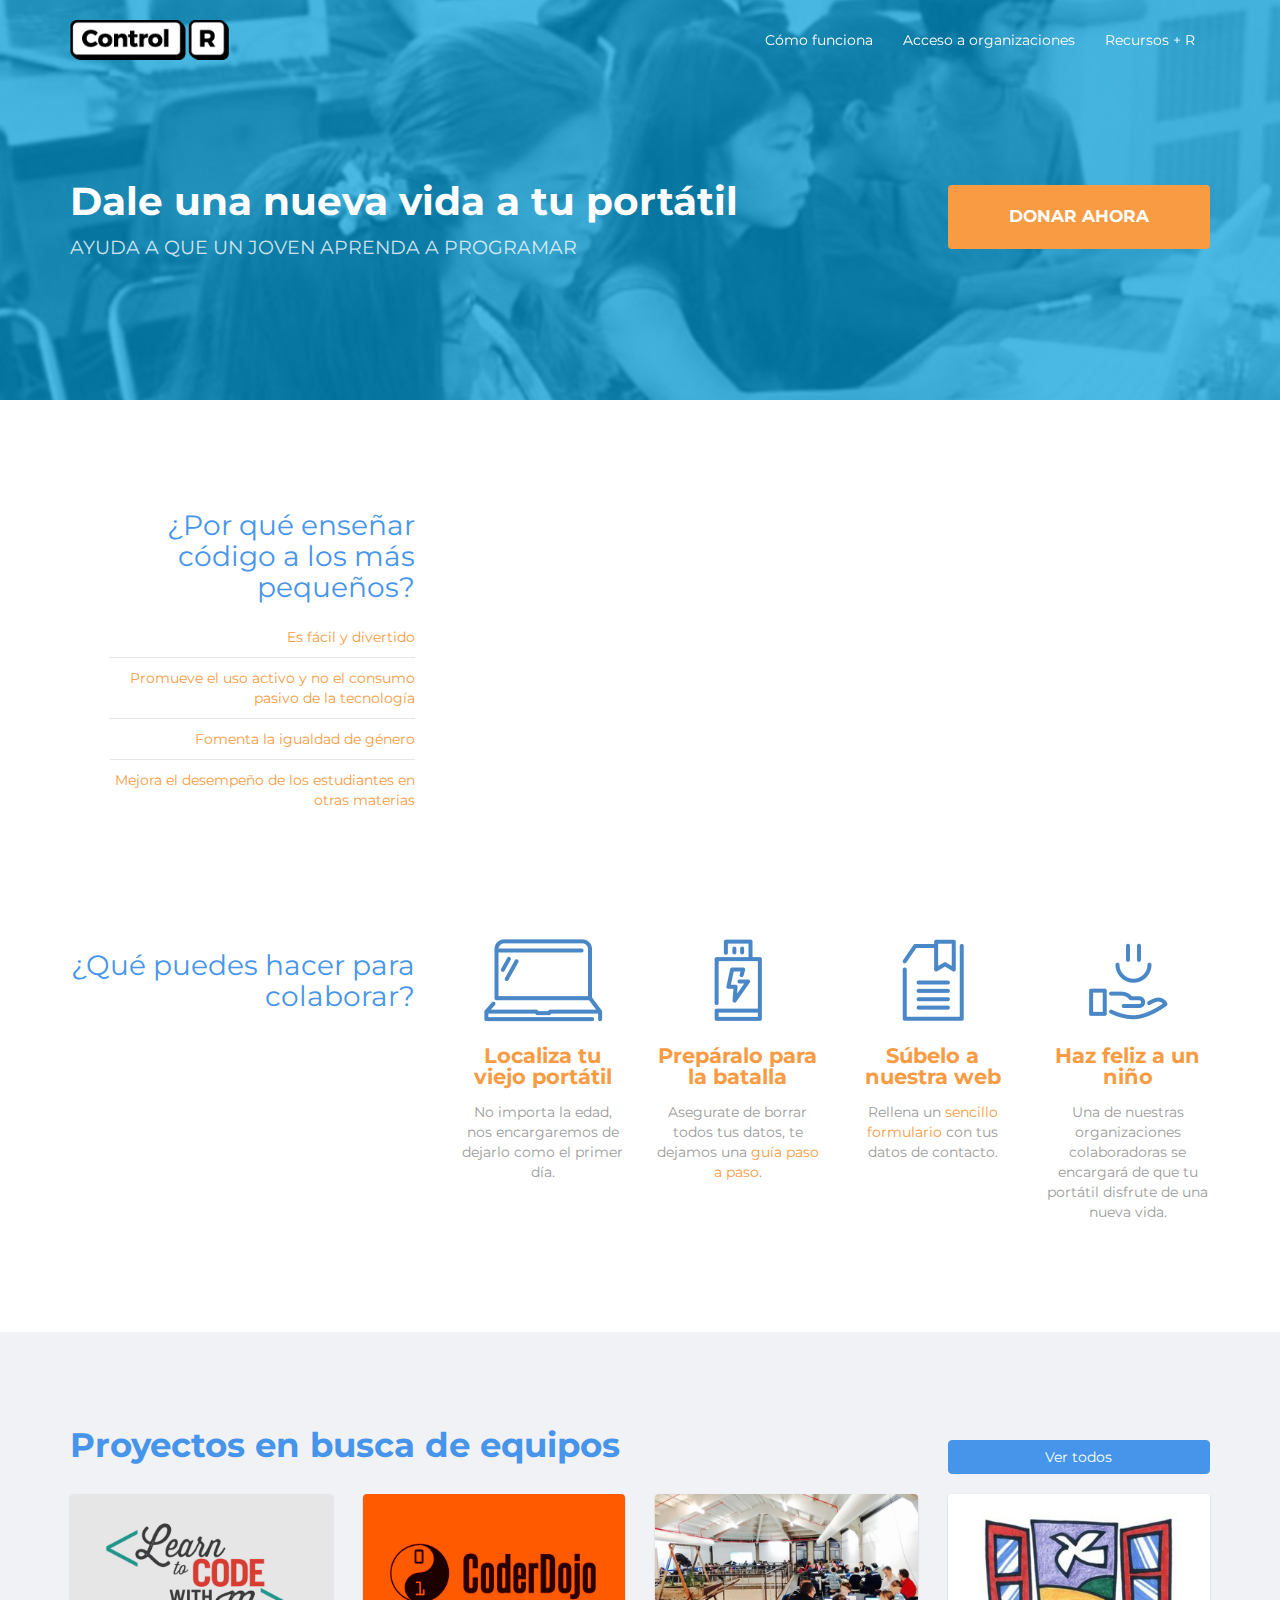
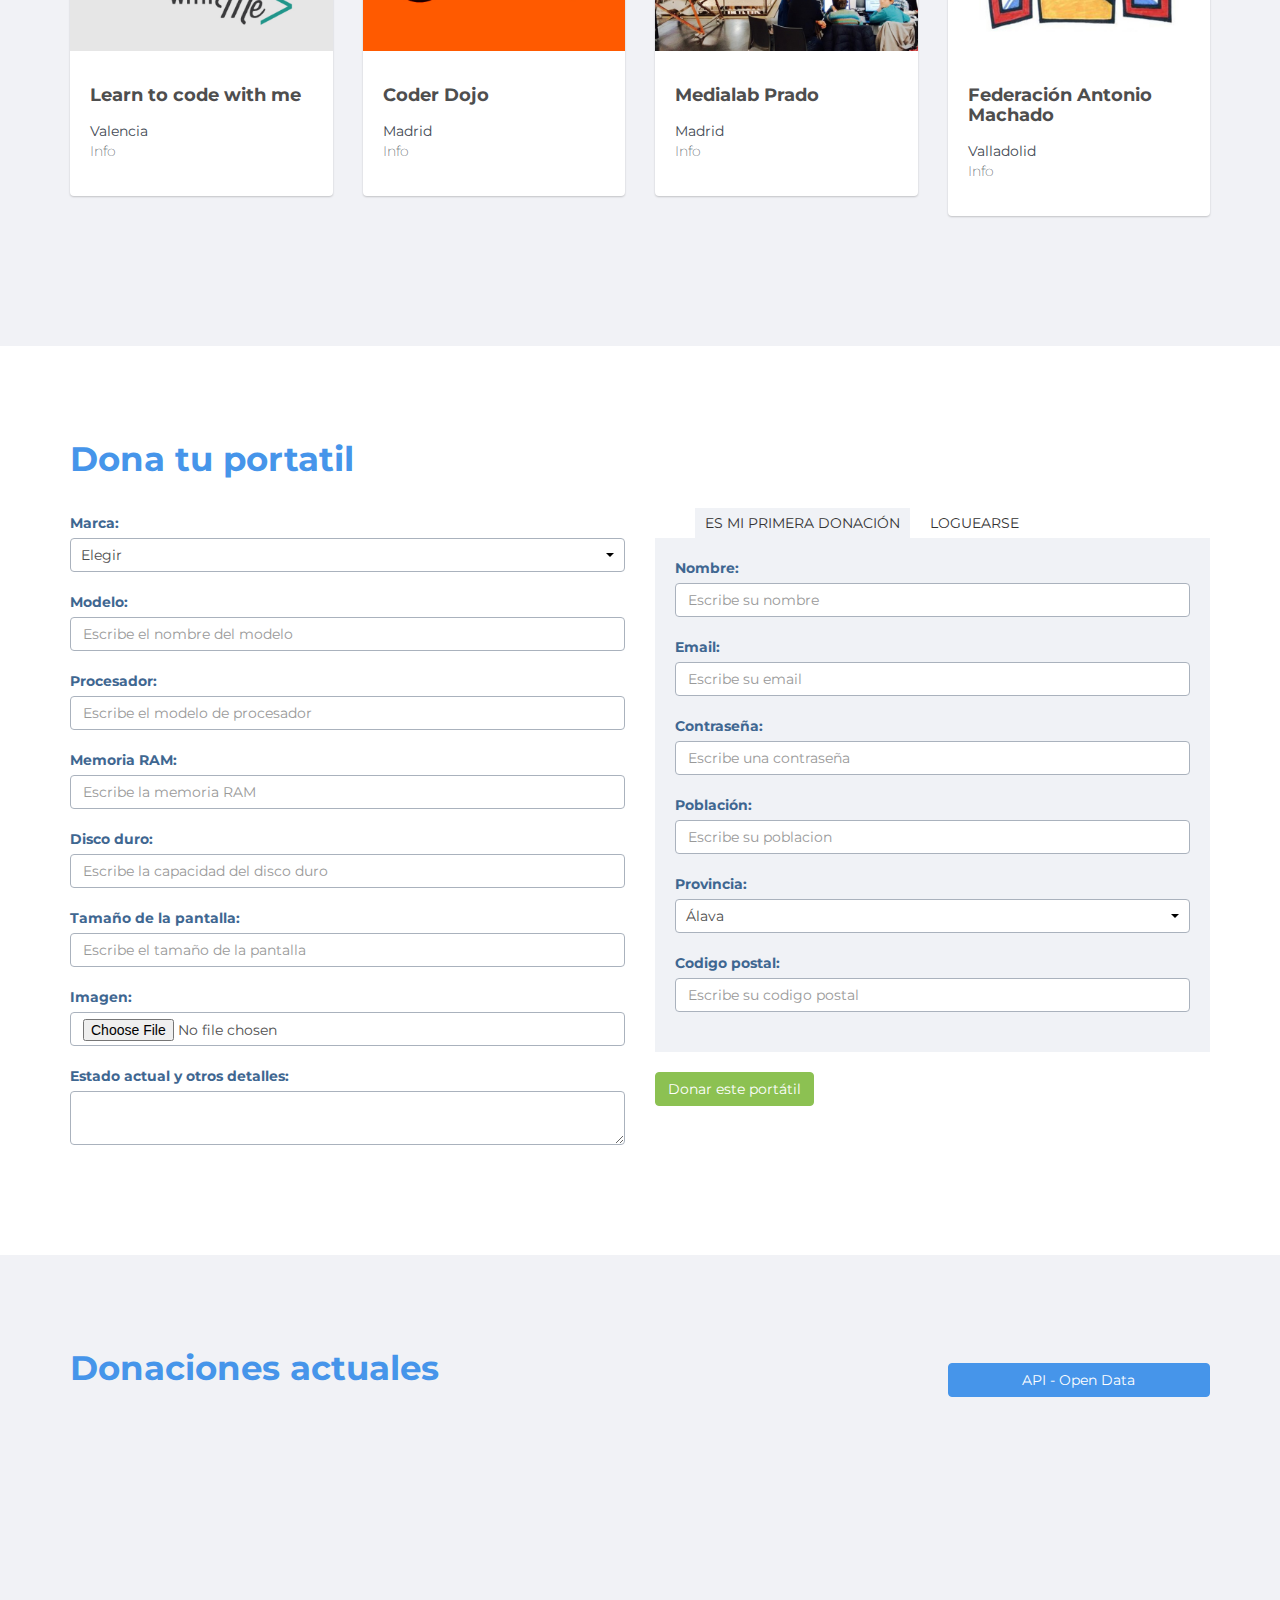
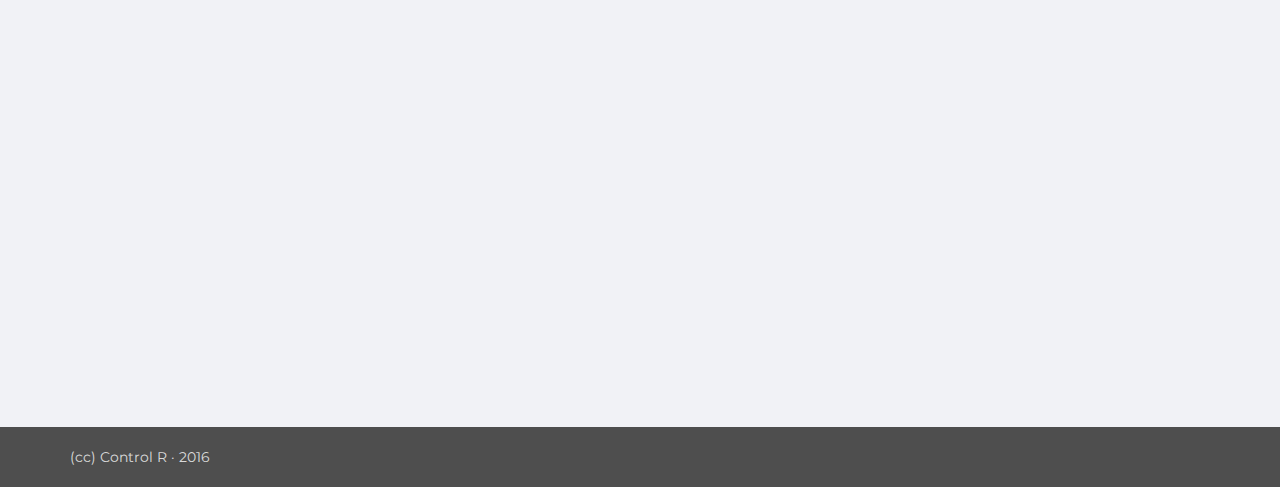
<file: index.html>
<!DOCTYPE html>
<html>
  <head>
    <meta charset="utf-8">
    <title>Control + R | Da una segunda vida a tu portátil</title>
    <!-- Sets initial viewport load and disables zooming  -->
    <meta name="viewport" content="initial-scale=1, maximum-scale=1, user-scalable=no">
    <!-- SmartAddon.com Verification -->
    <meta name="smartaddon-verification" content="936e8d43184bc47ef34e25e426c508fe" />
	<meta name="keywords" content="">
	<meta name="description" content="Portátiles de segunda mano destinados al aprendizaje temprano de programación">
    <!-- site css -->
    <!-- site css -->
    <link rel="stylesheet" href="css/site.css">
    <link rel="stylesheet" href="css/estilos.css">
    <!-- HTML5 shim, for IE6-8 support of HTML5 elements. All other JS at the end of file. -->
    <!--[if lt IE 9]>
      <script src="js/html5shiv.js"></script>
      <script src="js/respond.min.js"></script>
    <![endif]-->
    <script type="text/javascript" src="js/site.min.js"></script> 
    <script src="http://ajax.googleapis.com/ajax/libs/jquery/2.2.0/jquery.min.js"></script>  

      <script>
          $(function() {
            $('a[href*="#"]:not([href="#"])').click(function() {
              if (location.pathname.replace(/^\//,'') == this.pathname.replace(/^\//,'') && location.hostname == this.hostname) {
                var target = $(this.hash);
                target = target.length ? target : $('[name=' + this.hash.slice(1) +']');
                if (target.length) {
                  $('html, body').animate({
                    scrollTop: target.offset().top
                  }, 1000);
                  return false;
                }
              }
            });
          });
          
          
          $(window).scroll(function() {
            if ($(this).scrollTop()>50)
             {
                $('.navbar-nav').fadeOut();
             }
            else
             {
              $('.navbar-nav').fadeIn();
             }
         });
          
        $(document).ready(function() {
            $(".tabs-menu a").click(function(event) {
                event.preventDefault();
                $(this).parent().addClass("current");
                $(this).parent().siblings().removeClass("current");
                var tab = $(this).attr("href");
                $(".tab-content").not(tab).css("display", "none");
                $(tab).fadeIn();
            });
        });
      </script>  
      
  </head>
  <body id="inicio" style="background-color: rgb(241, 242, 246);">
    <div class="docs-header">
     
     
      <!--nav-->
      <nav class="navbar navbar-default navbar-custom" role="navigation">
        <div class="container">
          <div class="navbar-header">
            <button type="button" class="navbar-toggle" data-toggle="collapse" data-target=".navbar-collapse">
              <span class="sr-only">Toggle navigation</span>
              <span class="icon-bar"></span>
              <span class="icon-bar"></span>
              <span class="icon-bar"></span>
            </button>
            <a class="navbar-brand" href="index.html"><img src="imgs/controlR-logo.png" height="40"></a>
          </div>
          <div class="collapse navbar-collapse">
            <ul class="nav navbar-nav navbar-right">
              <li><a href="#como-funciona" class="nav-link" href="como-funciona.html">Cómo funciona</a></li>
              <li><a class="nav-link" href="peticiones.html">Acceso a organizaciones</a></li>
              <li><a class="nav-link" href="recursos.html">Recursos + R</a></li>
            </ul>
          </div>
        </div>
      </nav>
      
      
      
      <!--header-->
      <div class="header topic">
		<div class="container">
            <div class="row">
                <div class="col-md-8">
                  <h2>Dale una nueva vida a tu portátil</h2>
                  <h4>Ayuda a que un joven aprenda a programar</h4>
                </div>
                <div class="col-md-1"></div>
                <div class="col-md-3">
                  <a href="#donar-portatil">    
                    <button type="button" class="btn btn-warning btn-block">Donar ahora</button>
                  </a>      
                </div>            
            </div>
        </div>
      </div>
        
    </div>
    
    
    
    <!--intro-->
    <div class="intro topic">
        <div class="container documents">
            <div class="row">
                <div class="col-md-4">
                    <h3>¿Por qué enseñar código a los más pequeños?</h3>
                    <ul>
                        <li>Es fácil y divertido</li>
                        <li>Promueve el uso activo y no el consumo pasivo de la tecnología</li>
                        <li>Fomenta la igualdad de género</li>
                        <li>Mejora el desempeño de los estudiantes en otras materias</li>  
                    </ul>
                </div>
                <div class="col-md-8">
                    <iframe width="100%" height="330" src="https://www.youtube.com/embed/fjQ7XaMNQNc?modestbranding=1&autohide=1&showinfo=0&controls=0" frameborder="0" allowfullscreen></iframe>            
                </div>
                <span id="como-funciona"></span>
            </div> 
            
            
            
            <div class="row pasos" style="margin-top:100px;">
                <div class="col-md-4">
                    <h3>¿Qué puedes hacer para colaborar?</h3>
                </div>
                <div class="col-md-2">
                    <img src="imgs/paso1-portatil.png">
                    <span class="paso-titulo">Localiza tu viejo portátil</span>  
                    <span class="paso-descripcion">
                        No importa la edad, nos encargaremos de dejarlo como el primer día.
                    </span>  
                </div> 
                <div class="col-md-2">
                   <img src="imgs/paso2-usb.png">
                    <span class="paso-titulo">Prepáralo para la batalla</span>  
                    <span class="paso-descripcion">
                        Asegurate de borrar todos tus datos, te dejamos una <a href="#">guía paso a paso</a>.
                    </span>  
                </div>                
                <div class="col-md-2">
                   <img src="imgs/paso3-web.png">
                    <span class="paso-titulo">Súbelo a nuestra web</span>  
                    <span class="paso-descripcion">
                        Rellena un <a href="#donar-portatil">sencillo formulario</a> con tus datos de contacto.
                    </span>  
                </div>                 
                <div class="col-md-2">
                   <img src="imgs/paso4-donacion.png">
                    <span class="paso-titulo">Haz feliz a un niño</span>  
                    <span class="paso-descripcion">
                        Una de nuestras organizaciones colaboradoras se encargará de que tu portátil disfrute de una nueva vida.
                    </span> 
                </div>                            
                
            </div>   
            
        </div>
    </div>
    
    
    

    
    
    <!--últimas peticiones-->
    <div class="lista-proyectos topic">
        <div class="container documents">

            <div class="row">
                <div class="col-md-9"><h2>Proyectos en busca de equipos</h2></div>
                <div class="col-md-3"><button type="button" class="btn btn-primary btn-block">Ver todos</button></div>
            </div> 

            <div class="row">
                
                <a href="#">    
                  <div class="col-md-3">
                    <div class="jumbotron">
                      <div class="jumbotron-photo"><img src="imgs/org-learn-to-code.jpg"></div>
                      <div class="jumbotron-contents">
                        <h5 class="proy-nombre">Learn to code with me</h5>
                         <span class="proy-ciudad">Valencia</span>
                         <p class="proy-info">Info</p>
                      </div>
                    </div>
                  </div>
                </a>
                
                <a href="#">  
                  <div class="col-md-3">
                    <div class="jumbotron">
                      <div class="jumbotron-photo"><img src="imgs/org-coder-dojo.jpg"></div>
                      <div class="jumbotron-contents">
                        <h5 class="proy-nombre">Coder Dojo</h5>
                         <span class="proy-ciudad">Madrid</span>
                         <p class="proy-info">Info</p>
                      </div>
                    </div>
                  </div>
                </a>
                
                <a href="#">   
                  <div class="col-md-3">
                    <div class="jumbotron">
                      <div class="jumbotron-photo"><img src="imgs/org-medialab.jpg"></div>
                      <div class="jumbotron-contents">
                        <h5 class="proy-nombre">Medialab Prado</h5>
                         <span class="proy-ciudad">Madrid</span>
                         <p class="proy-info">Info</p>
                      </div>
                    </div>
                  </div>
                </a>
                
                <a href="#">  
                  <div class="col-md-3">
                    <div class="jumbotron">
                      <div class="jumbotron-photo"><img src="imgs/org-asociacion-vecinos.jpg"></div>
                      <div class="jumbotron-contents">
                        <h5 class="proy-nombre">Federación Antonio Machado</h5>
                         <span class="proy-ciudad">Valladolid</span>
                         <p class="proy-info">Info</p>
                      </div>
                    </div>
                  </div>
                </a>

            </div> <!-- /Row -->

        </div> <!-- /Container -->
    </div>  <!-- /Topic -->
     
    
    
    <!-- Alta nuevos portatiles -->
    <div class="nuevo-portatil topic" id="donar-portatil">
        <div class="container documents">
            <div class="row">
                <div class="col-md-9"><h2>Dona tu portatil</h2></div>
            </div> 
            <div class="row">  
                <div class="col-md-6" style="margin-top:5px;"> 
                      <form id="envioOrdenador">
                            <label>Marca:</label>
                            <select id="marca" name="marca" class="selecter_1">
                                <option value=''>Elegir</option>
                                <option value='acer'>Acer</option>
                                <option value='alienware'>Alienware</option>
                                <option value='apple'>Apple</option>
                                <option value='asus'>Asus</option>
                                <option value='compaq'>Compaq</option>
                                <option value='dell'>Dell</option>
                                <option value='fujitsu'>Fujitsu</option>
                                <option value='hp'>HP</option>
                                <option value='ibm'>IBM</option>
                                <option value='lenovo'>Lenovo</option>
                                <option value='lg'>LG</option>
                                <option value='packard bell'>Packard Bell</option>
                                <option value='panasonic'>Panasonic</option>
                                <option value='samsung'>Samsung</option>
                                <option value='sony'>Sony</option>
                                <option value='toshiba'>Toshiba</option>
                                <option value='vaio'>Vaio</option>
                                <option value='otra'>Otra</option>
                            </select>
                            <label>Modelo:</label>
                            <input type="text" id="modelo" name="modelo" class="form-control" placeholder="Escribe el nombre del modelo">
                            <label>Procesador:</label>
                            <input type="text" id="procesador" name="procesador" class="form-control" placeholder="Escribe el modelo de procesador">
                            <label>Memoria RAM:</label>
                            <input type="text" id="ram" name="ram" class="form-control" placeholder="Escribe la memoria RAM">
                            <label>Disco duro:</label>
                            <input type="text" id="hdd" name="hdd" class="form-control" placeholder="Escribe la capacidad del disco duro">
                            <label>Tamaño de la pantalla:</label>
                            <input type="text" id="resolucion" name="resolucion" class="form-control" placeholder="Escribe el tamaño de la pantalla">
                            <label>Imagen:</label>
                            <input type="file" id="imagen" name="imagen" class="form-control">
                            <label>Estado actual y otros detalles:</label>
                            <textarea id="otros" name="otros" class="form-control"></textarea>	
                    </form>	   
                </div>
                
                
                <div class="col-md-6">
           
                    <div id="tabs-container">
                        <ul class="tabs-menu">
                            <li class="current"><a href="#tab-1">Es mi primera donación</a></li>
                            <li><a href="#tab-2">Loguearse</a></li>
                        </ul>
                        <div class="tab">
                            <div id="tab-1" class="tab-content">
                                            <form id="registroUsuario">
                                                <label>Nombre:</label>
                                                <input type="text" id="nombre" name="nombre" class="form-control" placeholder="Escribe su nombre">
                                                <label>Email:</label>
                                                <input type="text" id="email" name="email" class="form-control" placeholder="Escribe su email">
                                                <label>Contraseña:</label>
                                                <input type="password" id="pass" name="pass" class="form-control" placeholder="Escribe una contraseña">
                                                <label>Población:</label>
                                                <input type="text" id="poblacion" name="poblacion" class="form-control" placeholder="Escribe su poblacion">
                                                <label>Provincia:</label>
                                                <select id="provincia" name="provincia" class="selecter_1">
                                                    <option value='alava'>Álava</option>
                                                    <option value='albacete'>Albacete</option>
                                                    <option value='alicante'>Alicante/Alacant</option>
                                                    <option value='almeria'>Almería</option>
                                                    <option value='asturias'>Asturias</option>
                                                    <option value='avila'>Ávila</option>
                                                    <option value='badajoz'>Badajoz</option>
                                                    <option value='barcelona'>Barcelona</option>
                                                    <option value='burgos'>Burgos</option>
                                                    <option value='caceres'>Cáceres</option>
                                                    <option value='cadiz'>Cádiz</option>
                                                    <option value='cantabria'>Cantabria</option>
                                                    <option value='castellon'>Castellón/Castelló</option>
                                                    <option value='ceuta'>Ceuta</option>
                                                    <option value='ciudadreal'>Ciudad Real</option>
                                                    <option value='cordoba'>Córdoba</option>
                                                    <option value='cuenca'>Cuenca</option>
                                                    <option value='girona'>Girona</option>
                                                    <option value='laspalmas'>Las Palmas</option>
                                                    <option value='granada'>Granada</option>
                                                    <option value='guadalajara'>Guadalajara</option>
                                                    <option value='guipuzcoa'>Guipúzcoa</option>
                                                    <option value='huelva'>Huelva</option>
                                                    <option value='huesca'>Huesca</option>
                                                    <option value='illesbalears'>Illes Balears</option>
                                                    <option value='jaen'>Jaén</option>
                                                    <option value='acoruña'>A Coruña</option>
                                                    <option value='larioja'>La Rioja</option>
                                                    <option value='leon'>León</option>
                                                    <option value='lleida'>Lleida</option>
                                                    <option value='lugo'>Lugo</option>
                                                    <option value='madrid'>Madrid</option>
                                                    <option value='malaga'>Málaga</option>
                                                    <option value='melilla'>Melilla</option>
                                                    <option value='murcia'>Murcia</option>
                                                    <option value='navarra'>Navarra</option>
                                                    <option value='ourense'>Ourense</option>
                                                    <option value='palencia'>Palencia</option>
                                                    <option value='pontevedra'>Pontevedra</option>
                                                    <option value='salamanca'>Salamanca</option>
                                                    <option value='segovia'>Segovia</option>
                                                    <option value='sevilla'>Sevilla</option>
                                                    <option value='soria'>Soria</option>
                                                    <option value='tarragona'>Tarragona</option>
                                                    <option value='santacruztenerife'>Santa Cruz de Tenerife</option>
                                                    <option value='teruel'>Teruel</option>
                                                    <option value='toledo'>Toledo</option>
                                                    <option value='valencia'>Valencia/Valéncia</option>
                                                    <option value='valladolid'>Valladolid</option>
                                                    <option value='vizcaya'>Vizcaya</option>
                                                    <option value='zamora'>Zamora</option>
                                                    <option value='zaragoza'>Zaragoza</option>
                                                </select>
                                                <label>Codigo postal:</label>
                                                <input type="text" id="cp" name="cp" class="form-control" placeholder="Escribe su codigo postal">
                                            </form>	
                            </div>
                            <div id="tab-2" class="tab-content">
                                   <form id="logueoUsuario">
                                        <label>Email:</label>
                                        <input type="text" id="Lemail" name="Lemail" class="form-control" value="antonio@controlr.es">
                                        <label>Contraseña:</label>
                                        <input type="password" id="Lpass" name="Lpass" class="form-control" value="0000">
                                        <input type="button" value="Accede al sistema" id="loginUser" class="btn btn-primary">
                                    </form>
                            </div>
                        </div>
                    </div>  
                     
                    <input type="button" value="Donar este portátil" id="addLaptop" class="btn btn-success">
                    
                </div>
            </div>        
        </div>
    </div>
       
    
    
    <!--Mapa-->
    <div class="lista-proyectos topic">
        <div class="container documents">
			<div class="row">
                <div class="col-md-9"><h2>Donaciones actuales</h2></div>
                <div class="col-md-3"><button type="button" class="btn btn-primary btn-block">API - Open Data</button></div>
            </div> 
            <div class="row">
				<div class="col-md-12">
					<div id="target" style="width: 100%; height: 500px;"></div>
				</div>
			</div>
        </div>
    </div>
    
    
    
   <!--footer-->
   <div class="footer topic" style="background-color: #4e4e4e;">
      <div class="container">
          <div class="row"> 
              <div class="col-md-8">
                (cc) Control R · 2016
              </div>
          </div>
      </div>
    </div>

    <!--datos-->
	<table id="source">
        <tbody>
            <tr>
                <th class="source">Madrid</td>
                <td class="value">12</td>
            </tr>
            <tr>
                <th class="source">Valladolid</td>
                <td class="value">3</td>
            </tr>
            <tr>
                <th class="source">Bilbao</td>
                <td class="value">7</td>
            </tr>
            <tr>
                <th class="source">Sevilla</td>
                <td class="value">5</td>
            </tr>
            <tr>
                <th class="source">Vigo</td>
                <td class="value">6</td>
            </tr>
            <tr>
                <th class="source">Barcelona</td>
                <td class="value">9</td>
            </tr>
            <tr>
                <th class="source">Malaga</td>
                <td class="value">5</td>
            </tr>
			
        </tbody>
    </table>
    
  </body>
<script src="js/usuario.js"></script>
<script src="js/heatmap.js"></script>
<script type="text/javascript">
    $(function() {
	    $('#source').heatmap('target', 4);
    });
</script>
</html>
</file>
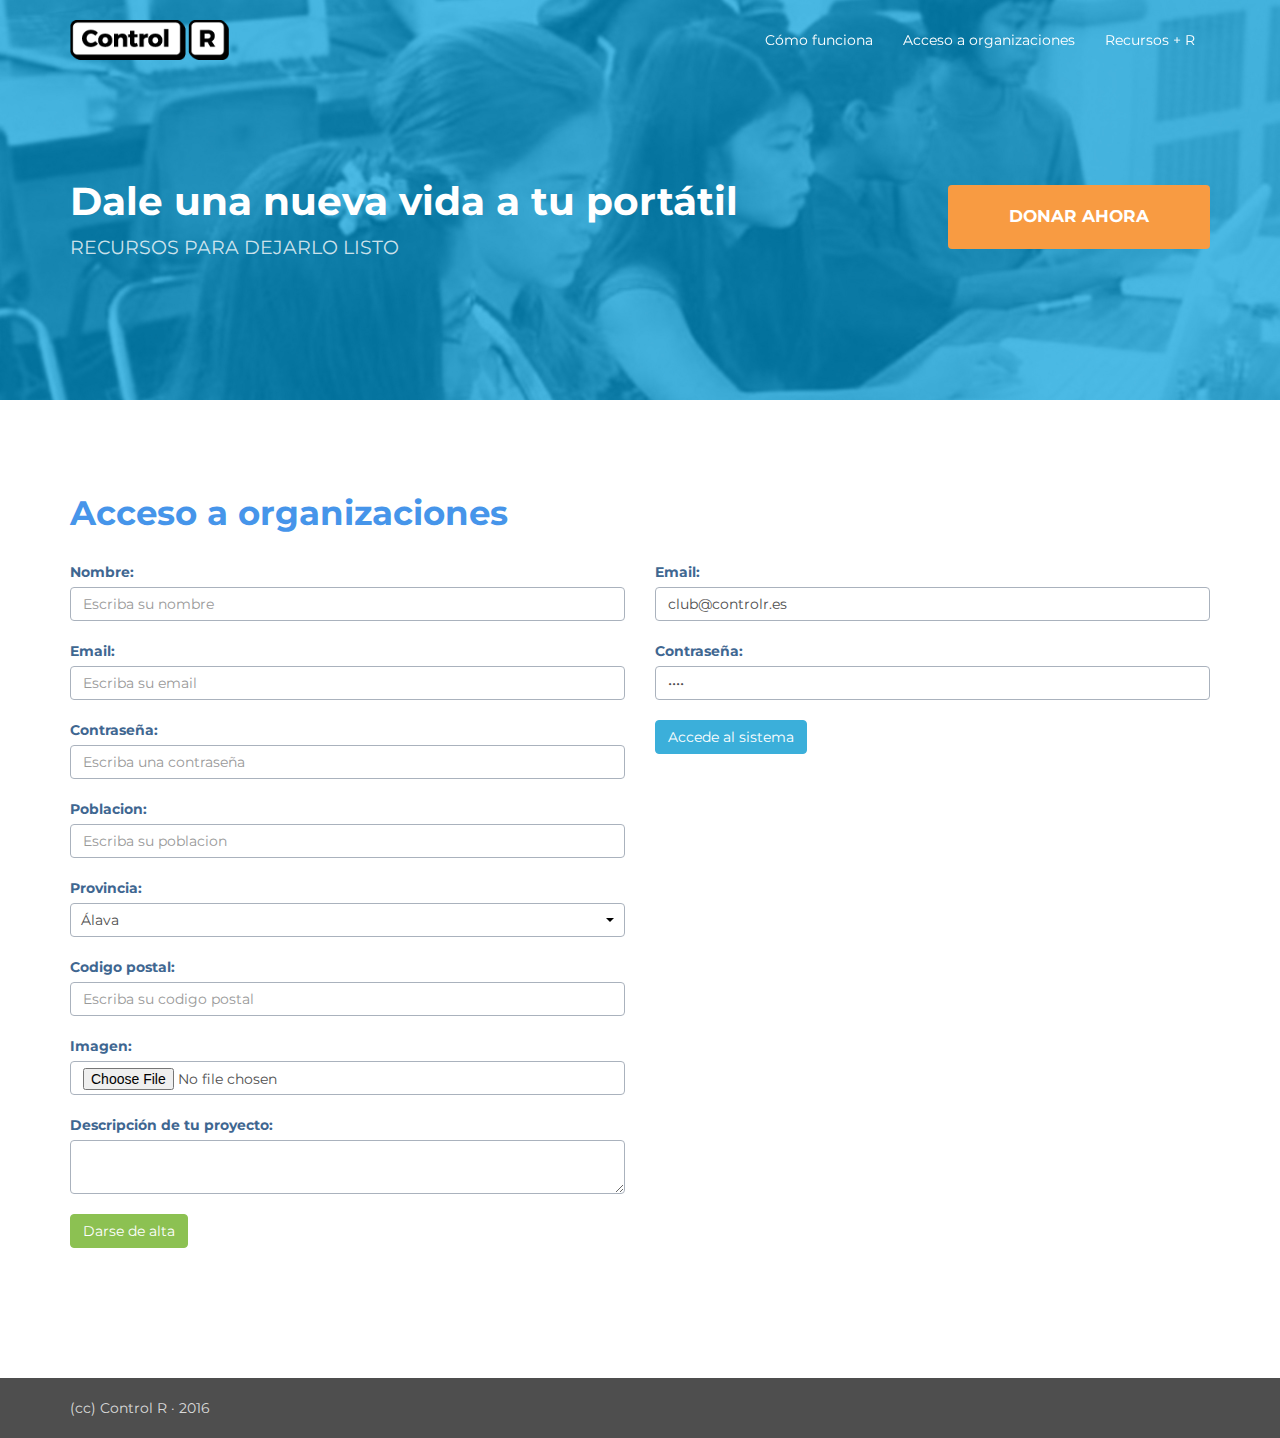
<file: peticiones.html>
<!DOCTYPE html>
<html>
  <head>
    <meta charset="utf-8">
    <title>Control + R | Da una segunda vida a tu portátil</title>
    <!-- Sets initial viewport load and disables zooming  -->
    <meta name="viewport" content="initial-scale=1, maximum-scale=1, user-scalable=no">
    <!-- SmartAddon.com Verification -->
    <meta name="smartaddon-verification" content="936e8d43184bc47ef34e25e426c508fe" />
	<meta name="keywords" content="">
	<meta name="description" content="Portátiles de segunda mano destinados al aprendizaje temprano de programación">
    <!-- site css -->
    <!-- site css -->
    <link rel="stylesheet" href="css/site.css">
    <link rel="stylesheet" href="css/estilos.css">
    <!-- HTML5 shim, for IE6-8 support of HTML5 elements. All other JS at the end of file. -->
    <!--[if lt IE 9]>
      <script src="js/html5shiv.js"></script>
      <script src="js/respond.min.js"></script>
    <![endif]-->
    <script type="text/javascript" src="js/site.min.js"></script> 
    <script src="http://ajax.googleapis.com/ajax/libs/jquery/2.2.0/jquery.min.js"></script>  

      <script>
          $(function() {
            $('a[href*="#"]:not([href="#"])').click(function() {
              if (location.pathname.replace(/^\//,'') == this.pathname.replace(/^\//,'') && location.hostname == this.hostname) {
                var target = $(this.hash);
                target = target.length ? target : $('[name=' + this.hash.slice(1) +']');
                if (target.length) {
                  $('html, body').animate({
                    scrollTop: target.offset().top
                  }, 1000);
                  return false;
                }
              }
            });
          });
          
          
          $(window).scroll(function() {
            if ($(this).scrollTop()>50)
             {
                $('.navbar-nav').fadeOut();
             }
            else
             {
              $('.navbar-nav').fadeIn();
             }
         });
          
        $(document).ready(function() {
            $(".tabs-menu a").click(function(event) {
                event.preventDefault();
                $(this).parent().addClass("current");
                $(this).parent().siblings().removeClass("current");
                var tab = $(this).attr("href");
                $(".tab-content").not(tab).css("display", "none");
                $(tab).fadeIn();
            });
        });
      </script>  
      
  </head>
  <body id="inicio" style="background-color: #FFF;">
    <div class="docs-header">
     
     
      <!--nav-->
      <nav class="navbar navbar-default navbar-custom" role="navigation">
        <div class="container">
          <div class="navbar-header">
            <button type="button" class="navbar-toggle" data-toggle="collapse" data-target=".navbar-collapse">
              <span class="sr-only">Toggle navigation</span>
              <span class="icon-bar"></span>
              <span class="icon-bar"></span>
              <span class="icon-bar"></span>
            </button>
            <a class="navbar-brand" href="index.html"><img src="imgs/controlR-logo.png" height="40"></a>
          </div>
          <div class="collapse navbar-collapse">
            <ul class="nav navbar-nav navbar-right">
              <li><a class="nav-link" href="index.html#como-funciona">Cómo funciona</a></li>
              <li><a class="nav-link" href="peticiones.html">Acceso a organizaciones</a></li>
              <li><a class="nav-link" href="recursos.html">Recursos + R</a></li>
            </ul>
          </div>
        </div>
      </nav>
      
      
      
      <!--header-->
      <div class="header topic">
		<div class="container">
            <div class="row">
                <div class="col-md-8">
                  <h2>Dale una nueva vida a tu portátil</h2>
                  <h4>Recursos para dejarlo listo</h4>
                </div>
                <div class="col-md-1"></div>
                <div class="col-md-3">
                  <a href="index.html#donar-portatil">    
                    <button type="button" class="btn btn-warning btn-block">Donar ahora</button>
                  </a>      
                </div>            
            </div>
        </div>
      </div>
        
    </div>
    
    
  
    
    
    

    
    
    <!--últimas peticiones-->
    <div class="lista-proyectos topic">
        <div class="container documents">

            <div class="row">
                <div class="col-md-9"><h2>Acceso a organizaciones</h2></div>
            </div> 

            <div class="row">
               <div class="col-md-6">
					<div id="registro">
						<form id="registroUsuario">
							<label>Nombre:</label>
							<input type="text" id="nombre" name="nombre" class="form-control" placeholder="Escriba su nombre">
							<label>Email:</label>
							<input type="text" id="email" name="email" class="form-control" placeholder="Escriba su email">
							<label>Contraseña:</label>
							<input type="password" id="pass" name="pass" class="form-control" placeholder="Escriba una contraseña">
							<label>Poblacion:</label>
							<input type="text" id="poblacion" name="poblacion" class="form-control" placeholder="Escriba su poblacion">
							<label>Provincia:</label>
							<select id="provincia" name="provincia" class="selecter_1">
								<option value='alava'>Álava</option>
								<option value='albacete'>Albacete</option>
								<option value='alicante'>Alicante/Alacant</option>
								<option value='almeria'>Almería</option>
								<option value='asturias'>Asturias</option>
								<option value='avila'>Ávila</option>
								<option value='badajoz'>Badajoz</option>
								<option value='barcelona'>Barcelona</option>
								<option value='burgos'>Burgos</option>
								<option value='caceres'>Cáceres</option>
								<option value='cadiz'>Cádiz</option>
								<option value='cantabria'>Cantabria</option>
								<option value='castellon'>Castellón/Castelló</option>
								<option value='ceuta'>Ceuta</option>
								<option value='ciudadreal'>Ciudad Real</option>
								<option value='cordoba'>Córdoba</option>
								<option value='cuenca'>Cuenca</option>
								<option value='girona'>Girona</option>
								<option value='laspalmas'>Las Palmas</option>
								<option value='granada'>Granada</option>
								<option value='guadalajara'>Guadalajara</option>
								<option value='guipuzcoa'>Guipúzcoa</option>
								<option value='huelva'>Huelva</option>
								<option value='huesca'>Huesca</option>
								<option value='illesbalears'>Illes Balears</option>
								<option value='jaen'>Jaén</option>
								<option value='acoruña'>A Coruña</option>
								<option value='larioja'>La Rioja</option>
								<option value='leon'>León</option>
								<option value='lleida'>Lleida</option>
								<option value='lugo'>Lugo</option>
								<option value='madrid'>Madrid</option>
								<option value='malaga'>Málaga</option>
								<option value='melilla'>Melilla</option>
								<option value='murcia'>Murcia</option>
								<option value='navarra'>Navarra</option>
								<option value='ourense'>Ourense</option>
								<option value='palencia'>Palencia</option>
								<option value='pontevedra'>Pontevedra</option>
								<option value='salamanca'>Salamanca</option>
								<option value='segovia'>Segovia</option>
								<option value='sevilla'>Sevilla</option>
								<option value='soria'>Soria</option>
								<option value='tarragona'>Tarragona</option>
								<option value='santacruztenerife'>Santa Cruz de Tenerife</option>
								<option value='teruel'>Teruel</option>
								<option value='toledo'>Toledo</option>
								<option value='valencia'>Valencia/Valéncia</option>
								<option value='valladolid'>Valladolid</option>
								<option value='vizcaya'>Vizcaya</option>
								<option value='zamora'>Zamora</option>
								<option value='zaragoza'>Zaragoza</option>
							</select>
							<label>Codigo postal:</label>
							<input type="text" id="cp" name="cp" class="form-control" placeholder="Escriba su codigo postal">
							<label>Imagen:</label>
							<input type="file" id="imagen" name="imagen" class="form-control">
							<label>Descripción de tu proyecto:</label>
							<textarea id="descripcion" name="descripcion" class="form-control"></textarea>
							<input type="button" value="Darse de alta" id="addColectivo" class="btn btn-success">
						</form>	
					</div>
				</div>	
				<div class="col-md-6">	
					<div id="logueo">
						<form id="logueoUsuario">
							<label>Email:</label>
							<input type="text" id="Lemail" name="Lemail" class="form-control" value="club@controlr.es">
							<label>Contraseña:</label>
							<input type="password" id="Lpass" name="Lpass" class="form-control" value="0000">
							<input type="button" value="Accede al sistema" id="loginUser" class="btn btn-primary">
						</form>
					</div>
					<div id="listado" class="lista-portatiles">
					<h4>Valladolid : 3 lotes</h4>
                        <div class="row">
                           <div class="col-md-3">
                               <img src="imgs/icono-portatil15.png" style="width:100% ">
                           </div>
                           <div class="col-md-6">
                                <b>Lote#1</b><br>
                                1 portátil - 15 pulgadas<br>
                                <a href="#">ver características</a>
                           </div>
                           <div class="col-md-3">
                               <input type="button" value="contactar" id="contacto1" class="btn btn-success">
                           </div> 
                        </div>
                        <div class="row">
                           <div class="col-md-3">
                               <img src="imgs/icono-portatil13.png" style="width:100% ">
                           </div>                  
                           <div class="col-md-6">
                                <b>Lote#2</b><br>
                                1 portátil - 13 pulgadas<br>
                                <a href="#">ver características</a>
                           </div>
                           <div class="col-md-3">
                               <input type="button" value="contactar" id="contacto2" class="btn btn-success">
                           </div> 
                        </div>
                        <div class="row" style="border-bottom: 1px solid #ccc; margin-bottom: 20px;">
                           <div class="col-md-3">
                               <img src="imgs/icono-portatil-grupo.png" style="width:100% ">
                           </div>     
                           <div class="col-md-6">
                                <b>Lote#3</b><br>
                                22 portátiles - Varios tamaños<br>
                                <a href="#">ver características</a>
                           </div>
                           <div class="col-md-3">
                               <input type="button" value="contactar" id="contacto3" class="btn btn-success">
                           </div> 
                        </div>
					</div>
					<div id="contacto">
						<form id="contactoUsuario">
							<label>Solicitud de portátil:</label>
							<textarea id="solicitud" name="solicitud" class="form-control"></textarea>
							<input type="button" value="Pedir este portátil" id="enviarSolicitud" class="btn btn-success">
						</form>
					</div>			   
			   </div>     
            </div> <!-- /Row -->

        </div> <!-- /Container -->
    </div>  <!-- /Topic -->
     
    
    
   <!--footer-->
   <div class="footer topic" style="background-color: #4e4e4e;">
      <div class="container">
          <div class="row"> 
              <div class="col-md-8">
                (cc) Control R · 2016
              </div>
          </div>
      </div>
    </div>

    
    
  </body>
<script src="js/colectivo.js"></script>
</html>
</file>
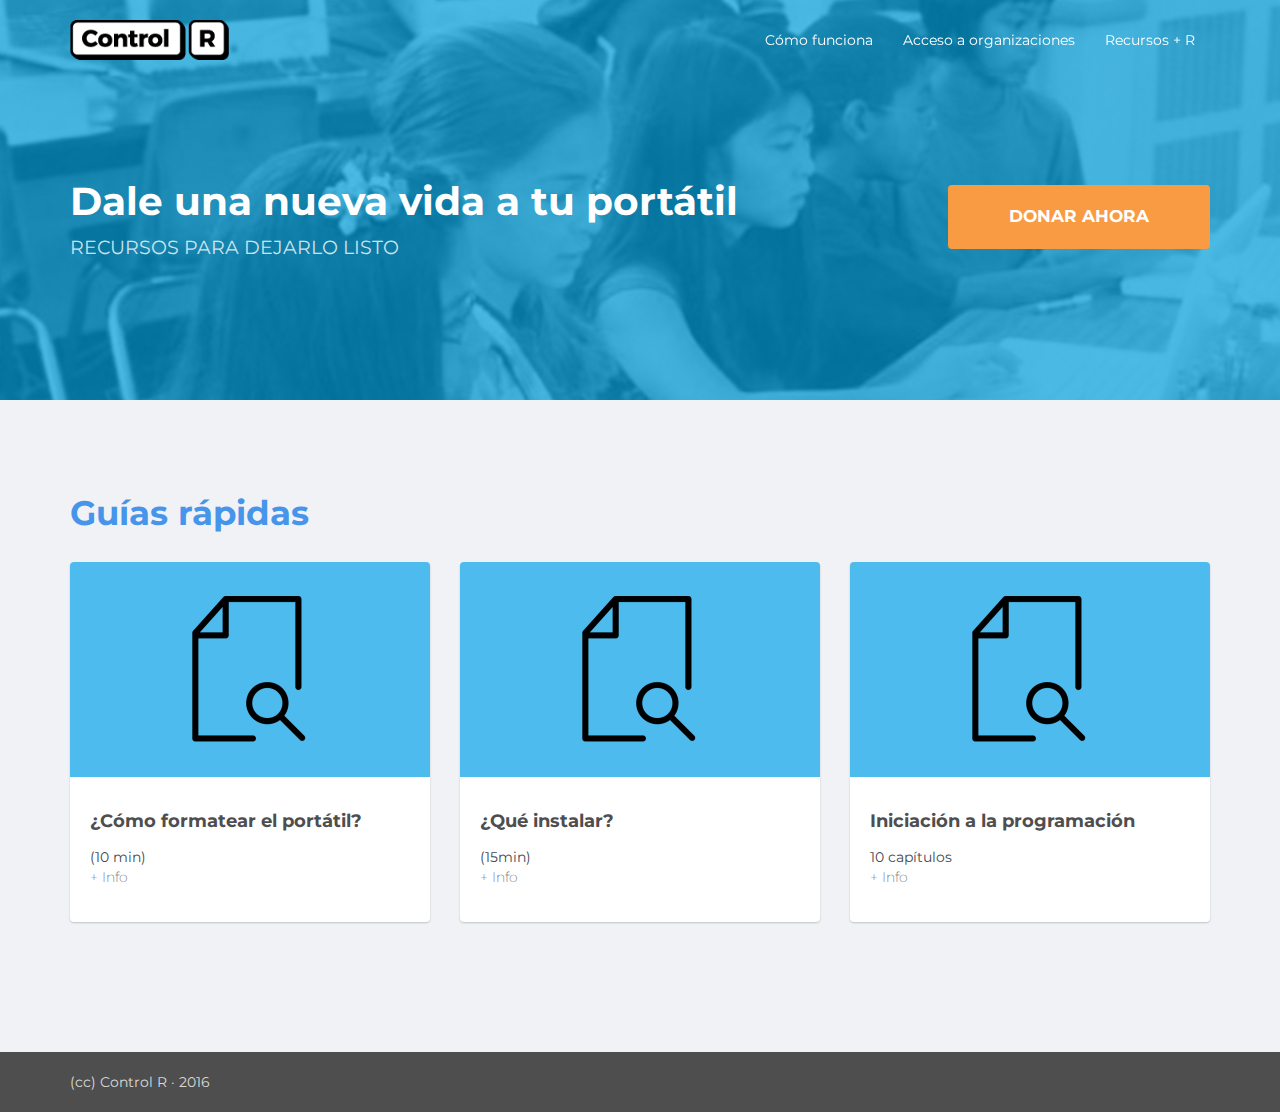
<file: recursos.html>
<!DOCTYPE html>
<html>
  <head>
    <meta charset="utf-8">
    <title>Control + R | Da una segunda vida a tu portátil</title>
    <!-- Sets initial viewport load and disables zooming  -->
    <meta name="viewport" content="initial-scale=1, maximum-scale=1, user-scalable=no">
    <!-- SmartAddon.com Verification -->
    <meta name="smartaddon-verification" content="936e8d43184bc47ef34e25e426c508fe" />
	<meta name="keywords" content="">
	<meta name="description" content="Portátiles de segunda mano destinados al aprendizaje temprano de programación">
    <!-- site css -->
    <!-- site css -->
    <link rel="stylesheet" href="css/site.css">
    <link rel="stylesheet" href="css/estilos.css">
    <!-- HTML5 shim, for IE6-8 support of HTML5 elements. All other JS at the end of file. -->
    <!--[if lt IE 9]>
      <script src="js/html5shiv.js"></script>
      <script src="js/respond.min.js"></script>
    <![endif]-->
    <script type="text/javascript" src="js/site.min.js"></script> 
    <script src="http://ajax.googleapis.com/ajax/libs/jquery/2.2.0/jquery.min.js"></script>  

      <script>
          $(function() {
            $('a[href*="#"]:not([href="#"])').click(function() {
              if (location.pathname.replace(/^\//,'') == this.pathname.replace(/^\//,'') && location.hostname == this.hostname) {
                var target = $(this.hash);
                target = target.length ? target : $('[name=' + this.hash.slice(1) +']');
                if (target.length) {
                  $('html, body').animate({
                    scrollTop: target.offset().top
                  }, 1000);
                  return false;
                }
              }
            });
          });
          
          
          $(window).scroll(function() {
            if ($(this).scrollTop()>50)
             {
                $('.navbar-nav').fadeOut();
             }
            else
             {
              $('.navbar-nav').fadeIn();
             }
         });
          
        $(document).ready(function() {
            $(".tabs-menu a").click(function(event) {
                event.preventDefault();
                $(this).parent().addClass("current");
                $(this).parent().siblings().removeClass("current");
                var tab = $(this).attr("href");
                $(".tab-content").not(tab).css("display", "none");
                $(tab).fadeIn();
            });
        });
      </script>  
      
  </head>
  <body id="inicio" style="background-color: rgb(241, 242, 246);">
    <div class="docs-header">
     
     
      <!--nav-->
      <nav class="navbar navbar-default navbar-custom" role="navigation">
        <div class="container">
          <div class="navbar-header">
            <button type="button" class="navbar-toggle" data-toggle="collapse" data-target=".navbar-collapse">
              <span class="sr-only">Toggle navigation</span>
              <span class="icon-bar"></span>
              <span class="icon-bar"></span>
              <span class="icon-bar"></span>
            </button>
            <a class="navbar-brand" href="index.html"><img src="imgs/controlR-logo.png" height="40"></a>
          </div>
          <div class="collapse navbar-collapse">
            <ul class="nav navbar-nav navbar-right">
              <li><a class="nav-link" href="index.html#como-funciona">Cómo funciona</a></li>
              <li><a class="nav-link" href="peticiones.html">Acceso a organizaciones</a></li>
              <li><a class="nav-link" href="recursos.html">Recursos + R</a></li>
            </ul>
          </div>
        </div>
      </nav>
      
      
      
      <!--header-->
      <div class="header topic">
		<div class="container">
            <div class="row">
                <div class="col-md-8">
                  <h2>Dale una nueva vida a tu portátil</h2>
                  <h4>Recursos para dejarlo listo</h4>
                </div>
                <div class="col-md-1"></div>
                <div class="col-md-3">
                  <a href="index.html#donar-portatil">    
                    <button type="button" class="btn btn-warning btn-block">Donar ahora</button>
                  </a>      
                </div>            
            </div>
        </div>
      </div>
        
    </div>
    
    
  
    
    
    

    
    
    <!--últimas peticiones-->
    <div class="lista-proyectos topic">
        <div class="container documents">

            <div class="row">
                <div class="col-md-9"><h2>Guías rápidas</h2></div>
            </div> 

            <div class="row">
                
                <a href="#">    
                  <div class="col-md-4">
                    <div class="jumbotron">
                      <div class="jumbotron-photo"><img src="imgs/descarga-archivo.png"></div>
                      <div class="jumbotron-contents">
                        <h5 class="proy-nombre">¿Cómo formatear el portátil?</h5>
                         <span class="proy-ciudad">(10 min)</span>
                         <p class="proy-info">+ Info</p>
                      </div>
                    </div>
                  </div>
                </a>
                
                <a href="#">  
                  <div class="col-md-4">
                    <div class="jumbotron">
                      <div class="jumbotron-photo"><img src="imgs/descarga-archivo.png"></div>
                      <div class="jumbotron-contents">
                        <h5 class="proy-nombre">¿Qué instalar?</h5>
                         <span class="proy-ciudad">(15min)</span>
                         <p class="proy-info">+ Info</p>
                      </div>
                    </div>
                  </div>
                </a>
                
                <a href="#">   
                  <div class="col-md-4">
                    <div class="jumbotron">
                      <div class="jumbotron-photo"><img src="imgs/descarga-archivo.png"></div>
                      <div class="jumbotron-contents">
                        <h5 class="proy-nombre">Iniciación a la programación</h5>
                         <span class="proy-ciudad">10 capítulos</span>
                         <p class="proy-info">+ Info</p>
                      </div>
                    </div>
                  </div>
                </a>
            

            </div> <!-- /Row -->

        </div> <!-- /Container -->
    </div>  <!-- /Topic -->
     
    
    
   <!--footer-->
   <div class="footer topic" style="background-color: #4e4e4e;">
      <div class="container">
          <div class="row"> 
              <div class="col-md-8">
                (cc) Control R · 2016
              </div>
          </div>
      </div>
    </div>

    
    
  </body>
</html>
</file>
<file: css/estilos.css>
@import url(https://fonts.googleapis.com/css?family=Montserrat:400,700);

body, h1, h2, h3, h4, h5, h6, h7 {
    font-family:'Montserrat', Verdana, Trebuchet, Trebuchet MS, sans-serif !important;
}
#inicio .docs-header{background-image: url("../imgs/controlR-bg-index.jpg");} 

/* HEADER */
.docs-header{
    border-top: 0; 
    background-size: cover;
    height: 400px;
}
@media (max-width:992px) {
    .docs-header {height: 550px}
    .navbar-custom .navbar-brand {width: 200px;}
}

    .navbar-custom {
        background-color: transparent;
    }
    .navbar-header{
        padding: 15px 0;
    }
    .navbar-custom .nav li a {
        color: #fff;
    }
    .navbar-custom .nav li a:hover {
        color: #f8ac64;
    }
    .navbar-custom .navbar-brand {
        opacity: 1;
        filter: alpha(opacity=100);
    }
    .header .container{
        padding-top: 80px;
    }

	ul.nav.navbar-nav.navbar-right {padding-top: 15px;}
    
        .header .container h2{
            font-weight: 700;
            color: #FFF;
            font-size: 2.8em;
            margin-top: 0;
        }
        .header .container h4{
            text-transform: uppercase;
        }
        .header button{
            border: 0;
            padding: 20px;
            text-transform: uppercase;
            font-weight: 700;
            font-size: 1.2em;
            margin-top: 5px; 
            background-color: #F89B42;
        }
        .header a{
            text-decoration: none !important;
        }

		button.navbar-toggle {
			background-color: #FFF !important;
			color: #000 !important;
			border: 0;
		}
		button.navbar-toggle span.icon-bar{
			background-color: #0876a1 !important;
		}



/* HOME - INTRO */
.intro{
    background-color: #FFF;
    text-align: right;
}
    .intro.topic h3{
        color: #4695ea;
    }
    .intro.topic ul{
        color: #F89B42;
        list-style: none;
    }
    .intro.topic ul li{
        border-bottom: 1px solid #E6E7E8;
        padding: 10px 0;
    }
    .intro.topic ul li:last-child{
        border: 0
    }
    .intro .col-md-4{padding-right: 30px}




/* PASOS */

.pasos div.col-md-2 {text-align: center;}

.pasos img{
    width: 100%;
    max-width: 150px;
}

@media (max-width:992px) {
	.pasos img{margin-top: 40px;}
}

.pasos span{
    display: block;
    text-align: center;
}
.pasos span a{
    color: #F89B42 !important;
    text-decoration: none !important;
}
.paso-titulo{
    font-weight: 700;
    font-size: 1.5em;
    line-height: 1em;
    margin: 15px 0;
    color: #F89B42;
}
.paso-descripcion{
    color: #9c9c9c;
}




/* HOME - LISTA PROYECTOS */
.lista-proyectos {}

    .lista-proyectos h2{
        color:#4695ea;
        margin: 5px 0 30px 0; padding: 0;
        font-size:2.4em;
    }
    .lista-proyectos button{
        margin: 10px 0 10px 0;
        background-color: #4695ea;
        border-color: #4695ea;
    }
	.proy-nombre{
	    color: #4e4e4e;   
	}

	div.jumbotron:hover {
		position: relative; top: -2px;
	    -webkit-box-shadow: 0 4px 6px rgba(0, 0, 0, .2);
	    -moz-box-shadow: 	0 4px 6px rgba(0, 0, 0, .2);
	    box-shadow: 		0 4px 6px rgba(0, 0, 0, .2);
	}
	




/* REGISTRO PORTATIL */
.nuevo-portatil{
    background-color: #FFF;
    color: #333 !important;
}
    .nuevo-portatil input,
    .nuevo-portatil .selecter-selected{
        margin-bottom: 20px;
        color: #4e4e4e;
    }
    
    .nuevo-portatil h2{
        color:#4695ea;
        margin: 5px 0 30px 0; padding: 0;
        font-size:2.4em;
    }
    .nuevo-portatil label,
    .nuevo-portatil .selecter .selecter-item{
        color: #3f6791;
    }
    .tabs-menu {
        height: 30px;
        clear: both;
    }
     ul.tabs-menu {
        list-style: none;
        margin-bottom: 0px !important;
    }
    .tabs-menu li {
        height: 30px;
        line-height: 30px;
        float: left;
        margin-right: 10px;
        background-color: #fff;
        padding: 0 10px;
        color: #333;
    }

    .tabs-menu li.current {
        position: relative;
        background-color: #f0f2f6;
        z-index: 5;
    }

    .tabs-menu li a {
        padding: 20px;
        text-transform: uppercase;
        color: #333 !important;
        text-decoration: none !important; 
    }

    .tabs-menu .current a {
        color: #FFF;
        text-decoration: none;
    }

    .tab {
        background-color: #f0f2f6;
        float: left;
        margin-bottom: 20px;
        width: 100%;
    }

    .tab-content {
        width: 100% !important;
        padding: 20px;
        display: none;
    }
    #tab-1 {
    	display: block;   
    }
	.nuevo-portatil .btn{
	    color: #FFF;
	}
	@media (max-width:992px) {
		div#tabs-container {margin-top: 60px;}
	}



/* FOOTER */
.footer{
	padding: 20px 0;
}




/* PETICIONES PORTATILES */
    .lista-proyectos label, .lista-proyectos .selecter .selecter-item {
        color: #3f6791;
    }
	.lista-proyectos .btn{
	    color: #FFF;
	}
	.lista-proyectos .col-md-3 .btn{
        margin-top: 18px;
	}
    .lista-proyectos input, .lista-proyectos textarea, .lista-proyectos .selecter-selected{
        margin-bottom: 20px;
        color: #4e4e4e;
    }
    .lista-portatiles h4{color:#4695ea;}
    .lista-portatiles .row{
        color: #4a4a4a;
        border-top: 1px solid #ccc;
        padding: 10px 0;
    }
    .lista-portatiles a{
        color: #F89B42 !important;
        text-decoration: none !important;
    }
    .lista-portatiles b{
        display: inline-block;
        margin-top: 10px;
    }


/*MAPA*/
#source {
	display: none;
}
</file>
<file: css/site.css>
/*
 * bootflat 2.0.4
 *
 * Description: BOOTFLAT is an open source Flat UI KIT based on Bootstrap 3.3.0 CSS framework. It provides a faster, easier and less repetitive way for web developers to create elegant web apps.
 *
 * Homepage: http://bootflat.github.com/
 *
 * By @Flathemes <info@flathemes.com>
 *
 * Last modify time: 2015-04-29
 *
 * Licensed under the MIT license. Please see LICENSE for more information.
 *
 * Copyright 2013 FLATHEMES.
 *
 */

html {
    font-family: sans-serif;
    -webkit-text-size-adjust: 100%;
    -ms-text-size-adjust: 100%
}

body {
    margin: 0
}

article,
aside,
details,
figcaption,
figure,
footer,
header,
hgroup,
main,
menu,
nav,
section,
summary {
    display: block
}

audio,
canvas,
progress,
video {
    display: inline-block;
    vertical-align: baseline
}

audio:not([controls]) {
    display: none;
    height: 0
}

[hidden],
template {
    display: none
}

a {
    background-color: transparent
}

a:active,
a:hover {
    outline: 0
}

b,
strong {
    font-weight: 700
}

dfn {
    font-style: italic
}

h1 {
    margin: .67em 0
}

mark {
    color: #000;
    background: #ff0
}

sub,
sup {
    position: relative;
    font-size: 75%;
    line-height: 0;
    vertical-align: baseline
}

sup {
    top: -.5em
}

sub {
    bottom: -.25em
}

img {
    border: 0
}

svg:not(:root) {
    overflow: hidden
}

hr {
    height: 0;
    -webkit-box-sizing: content-box;
    -moz-box-sizing: content-box;
    box-sizing: content-box
}

pre {
    overflow: auto
}

code,
kbd,
pre,
samp {
    font-size: 1em
}

button,
input,
optgroup,
select,
textarea {
    margin: 0;
    font: inherit;
    color: inherit
}

button {
    overflow: visible
}

button,
select {
    text-transform: none
}

button,
html input[type=button],
input[type=reset],
input[type=submit] {
    -webkit-appearance: button;
    cursor: pointer
}

button[disabled],
html input[disabled] {
    cursor: default
}

button::-moz-focus-inner,
input::-moz-focus-inner {
    padding: 0;
    border: 0
}

input[type=checkbox],
input[type=radio] {
    -webkit-box-sizing: border-box;
    -moz-box-sizing: border-box;
    box-sizing: border-box;
    padding: 0
}

input[type=number]::-webkit-inner-spin-button,
input[type=number]::-webkit-outer-spin-button {
    height: auto
}

input[type=search]::-webkit-search-cancel-button,
input[type=search]::-webkit-search-decoration {
    -webkit-appearance: none
}

textarea {
    overflow: auto
}

optgroup {
    font-weight: 700
}

table {
    border-spacing: 0;
    border-collapse: collapse
}

td,
th {
    padding: 0
}

@media print {
    *,
    :after,
    :before {
        color: #000!important;
        text-shadow: none!important;
        background: transparent!important;
        -webkit-box-shadow: none!important;
        box-shadow: none!important
    }
    a,
    a:visited {
        text-decoration: underline
    }
    a[href]:after {
        content: " (" attr(href) ")"
    }
    abbr[title]:after {
        content: " (" attr(title) ")"
    }
    a[href^="#"]:after,
    a[href^="javascript:"]:after {
        content: ""
    }
    blockquote,
    pre {
        border: 1px solid #999;
        page-break-inside: avoid
    }
    thead {
        display: table-header-group
    }
    img,
    tr {
        page-break-inside: avoid
    }
    img {
        max-width: 100%!important
    }
    h2,
    h3,
    p {
        orphans: 3;
        widows: 3
    }
    h2,
    h3 {
        page-break-after: avoid
    }
    select {
        background: #fff!important
    }
    .navbar {
        display: none
    }
    .btn>.caret,
    .dropup>.btn>.caret {
        border-top-color: #000!important
    }
    .label {
        border: 1px solid #000
    }
    .table {
        border-collapse: collapse!important
    }
    .table td,
    .table th {
        background-color: #fff!important
    }
    .table-bordered td,
    .table-bordered th {
        border: 1px solid #ddd!important
    }
}

@font-face {
    font-family: 'Glyphicons Halflings';
    src: url(../fonts/glyphicons-halflings-regular.eot);
    src: url(../fonts/glyphicons-halflings-regular.eot?#iefix) format('embedded-opentype'), url(../fonts/glyphicons-halflings-regular.woff) format('woff'), url(../fonts/glyphicons-halflings-regular.ttf) format('truetype'), url(../fonts/glyphicons-halflings-regular.svg#glyphicons_halflingsregular) format('svg')
}

.glyphicon {
    position: relative;
    top: 1px;
    display: inline-block;
    font-family: 'Glyphicons Halflings';
    font-style: normal;
    font-weight: 400;
    line-height: 1;
    -webkit-font-smoothing: antialiased;
    -moz-osx-font-smoothing: grayscale
}

.glyphicon-asterisk:before {
    content: "\2a"
}

.glyphicon-plus:before {
    content: "\2b"
}

.glyphicon-eur:before,
.glyphicon-euro:before {
    content: "\20ac"
}

.glyphicon-minus:before {
    content: "\2212"
}

.glyphicon-cloud:before {
    content: "\2601"
}

.glyphicon-envelope:before {
    content: "\2709"
}

.glyphicon-pencil:before {
    content: "\270f"
}

.glyphicon-glass:before {
    content: "\e001"
}

.glyphicon-music:before {
    content: "\e002"
}

.glyphicon-search:before {
    content: "\e003"
}

.glyphicon-heart:before {
    content: "\e005"
}

.glyphicon-star:before {
    content: "\e006"
}

.glyphicon-star-empty:before {
    content: "\e007"
}

.glyphicon-user:before {
    content: "\e008"
}

.glyphicon-film:before {
    content: "\e009"
}

.glyphicon-th-large:before {
    content: "\e010"
}

.glyphicon-th:before {
    content: "\e011"
}

.glyphicon-th-list:before {
    content: "\e012"
}

.glyphicon-ok:before {
    content: "\e013"
}

.glyphicon-remove:before {
    content: "\e014"
}

.glyphicon-zoom-in:before {
    content: "\e015"
}

.glyphicon-zoom-out:before {
    content: "\e016"
}

.glyphicon-off:before {
    content: "\e017"
}

.glyphicon-signal:before {
    content: "\e018"
}

.glyphicon-cog:before {
    content: "\e019"
}

.glyphicon-trash:before {
    content: "\e020"
}

.glyphicon-home:before {
    content: "\e021"
}

.glyphicon-file:before {
    content: "\e022"
}

.glyphicon-time:before {
    content: "\e023"
}

.glyphicon-road:before {
    content: "\e024"
}

.glyphicon-download-alt:before {
    content: "\e025"
}

.glyphicon-download:before {
    content: "\e026"
}

.glyphicon-upload:before {
    content: "\e027"
}

.glyphicon-inbox:before {
    content: "\e028"
}

.glyphicon-play-circle:before {
    content: "\e029"
}

.glyphicon-repeat:before {
    content: "\e030"
}

.glyphicon-refresh:before {
    content: "\e031"
}

.glyphicon-list-alt:before {
    content: "\e032"
}

.glyphicon-lock:before {
    content: "\e033"
}

.glyphicon-flag:before {
    content: "\e034"
}

.glyphicon-headphones:before {
    content: "\e035"
}

.glyphicon-volume-off:before {
    content: "\e036"
}

.glyphicon-volume-down:before {
    content: "\e037"
}

.glyphicon-volume-up:before {
    content: "\e038"
}

.glyphicon-qrcode:before {
    content: "\e039"
}

.glyphicon-barcode:before {
    content: "\e040"
}

.glyphicon-tag:before {
    content: "\e041"
}

.glyphicon-tags:before {
    content: "\e042"
}

.glyphicon-book:before {
    content: "\e043"
}

.glyphicon-bookmark:before {
    content: "\e044"
}

.glyphicon-print:before {
    content: "\e045"
}

.glyphicon-camera:before {
    content: "\e046"
}

.glyphicon-font:before {
    content: "\e047"
}

.glyphicon-bold:before {
    content: "\e048"
}

.glyphicon-italic:before {
    content: "\e049"
}

.glyphicon-text-height:before {
    content: "\e050"
}

.glyphicon-text-width:before {
    content: "\e051"
}

.glyphicon-align-left:before {
    content: "\e052"
}

.glyphicon-align-center:before {
    content: "\e053"
}

.glyphicon-align-right:before {
    content: "\e054"
}

.glyphicon-align-justify:before {
    content: "\e055"
}

.glyphicon-list:before {
    content: "\e056"
}

.glyphicon-indent-left:before {
    content: "\e057"
}

.glyphicon-indent-right:before {
    content: "\e058"
}

.glyphicon-facetime-video:before {
    content: "\e059"
}

.glyphicon-picture:before {
    content: "\e060"
}

.glyphicon-map-marker:before {
    content: "\e062"
}

.glyphicon-adjust:before {
    content: "\e063"
}

.glyphicon-tint:before {
    content: "\e064"
}

.glyphicon-edit:before {
    content: "\e065"
}

.glyphicon-share:before {
    content: "\e066"
}

.glyphicon-check:before {
    content: "\e067"
}

.glyphicon-move:before {
    content: "\e068"
}

.glyphicon-step-backward:before {
    content: "\e069"
}

.glyphicon-fast-backward:before {
    content: "\e070"
}

.glyphicon-backward:before {
    content: "\e071"
}

.glyphicon-play:before {
    content: "\e072"
}

.glyphicon-pause:before {
    content: "\e073"
}

.glyphicon-stop:before {
    content: "\e074"
}

.glyphicon-forward:before {
    content: "\e075"
}

.glyphicon-fast-forward:before {
    content: "\e076"
}

.glyphicon-step-forward:before {
    content: "\e077"
}

.glyphicon-eject:before {
    content: "\e078"
}

.glyphicon-chevron-left:before {
    content: "\e079"
}

.glyphicon-chevron-right:before {
    content: "\e080"
}

.glyphicon-plus-sign:before {
    content: "\e081"
}

.glyphicon-minus-sign:before {
    content: "\e082"
}

.glyphicon-remove-sign:before {
    content: "\e083"
}

.glyphicon-ok-sign:before {
    content: "\e084"
}

.glyphicon-question-sign:before {
    content: "\e085"
}

.glyphicon-info-sign:before {
    content: "\e086"
}

.glyphicon-screenshot:before {
    content: "\e087"
}

.glyphicon-remove-circle:before {
    content: "\e088"
}

.glyphicon-ok-circle:before {
    content: "\e089"
}

.glyphicon-ban-circle:before {
    content: "\e090"
}

.glyphicon-arrow-left:before {
    content: "\e091"
}

.glyphicon-arrow-right:before {
    content: "\e092"
}

.glyphicon-arrow-up:before {
    content: "\e093"
}

.glyphicon-arrow-down:before {
    content: "\e094"
}

.glyphicon-share-alt:before {
    content: "\e095"
}

.glyphicon-resize-full:before {
    content: "\e096"
}

.glyphicon-resize-small:before {
    content: "\e097"
}

.glyphicon-exclamation-sign:before {
    content: "\e101"
}

.glyphicon-gift:before {
    content: "\e102"
}

.glyphicon-leaf:before {
    content: "\e103"
}

.glyphicon-fire:before {
    content: "\e104"
}

.glyphicon-eye-open:before {
    content: "\e105"
}

.glyphicon-eye-close:before {
    content: "\e106"
}

.glyphicon-warning-sign:before {
    content: "\e107"
}

.glyphicon-plane:before {
    content: "\e108"
}

.glyphicon-calendar:before {
    content: "\e109"
}

.glyphicon-random:before {
    content: "\e110"
}

.glyphicon-comment:before {
    content: "\e111"
}

.glyphicon-magnet:before {
    content: "\e112"
}

.glyphicon-chevron-up:before {
    content: "\e113"
}

.glyphicon-chevron-down:before {
    content: "\e114"
}

.glyphicon-retweet:before {
    content: "\e115"
}

.glyphicon-shopping-cart:before {
    content: "\e116"
}

.glyphicon-folder-close:before {
    content: "\e117"
}

.glyphicon-folder-open:before {
    content: "\e118"
}

.glyphicon-resize-vertical:before {
    content: "\e119"
}

.glyphicon-resize-horizontal:before {
    content: "\e120"
}

.glyphicon-hdd:before {
    content: "\e121"
}

.glyphicon-bullhorn:before {
    content: "\e122"
}

.glyphicon-bell:before {
    content: "\e123"
}

.glyphicon-certificate:before {
    content: "\e124"
}

.glyphicon-thumbs-up:before {
    content: "\e125"
}

.glyphicon-thumbs-down:before {
    content: "\e126"
}

.glyphicon-hand-right:before {
    content: "\e127"
}

.glyphicon-hand-left:before {
    content: "\e128"
}

.glyphicon-hand-up:before {
    content: "\e129"
}

.glyphicon-hand-down:before {
    content: "\e130"
}

.glyphicon-circle-arrow-right:before {
    content: "\e131"
}

.glyphicon-circle-arrow-left:before {
    content: "\e132"
}

.glyphicon-circle-arrow-up:before {
    content: "\e133"
}

.glyphicon-circle-arrow-down:before {
    content: "\e134"
}

.glyphicon-globe:before {
    content: "\e135"
}

.glyphicon-wrench:before {
    content: "\e136"
}

.glyphicon-tasks:before {
    content: "\e137"
}

.glyphicon-filter:before {
    content: "\e138"
}

.glyphicon-briefcase:before {
    content: "\e139"
}

.glyphicon-fullscreen:before {
    content: "\e140"
}

.glyphicon-dashboard:before {
    content: "\e141"
}

.glyphicon-paperclip:before {
    content: "\e142"
}

.glyphicon-heart-empty:before {
    content: "\e143"
}

.glyphicon-link:before {
    content: "\e144"
}

.glyphicon-phone:before {
    content: "\e145"
}

.glyphicon-pushpin:before {
    content: "\e146"
}

.glyphicon-usd:before {
    content: "\e148"
}

.glyphicon-gbp:before {
    content: "\e149"
}

.glyphicon-sort:before {
    content: "\e150"
}

.glyphicon-sort-by-alphabet:before {
    content: "\e151"
}

.glyphicon-sort-by-alphabet-alt:before {
    content: "\e152"
}

.glyphicon-sort-by-order:before {
    content: "\e153"
}

.glyphicon-sort-by-order-alt:before {
    content: "\e154"
}

.glyphicon-sort-by-attributes:before {
    content: "\e155"
}

.glyphicon-sort-by-attributes-alt:before {
    content: "\e156"
}

.glyphicon-unchecked:before {
    content: "\e157"
}

.glyphicon-expand:before {
    content: "\e158"
}

.glyphicon-collapse-down:before {
    content: "\e159"
}

.glyphicon-collapse-up:before {
    content: "\e160"
}

.glyphicon-log-in:before {
    content: "\e161"
}

.glyphicon-flash:before {
    content: "\e162"
}

.glyphicon-log-out:before {
    content: "\e163"
}

.glyphicon-new-window:before {
    content: "\e164"
}

.glyphicon-record:before {
    content: "\e165"
}

.glyphicon-save:before {
    content: "\e166"
}

.glyphicon-open:before {
    content: "\e167"
}

.glyphicon-saved:before {
    content: "\e168"
}

.glyphicon-import:before {
    content: "\e169"
}

.glyphicon-export:before {
    content: "\e170"
}

.glyphicon-send:before {
    content: "\e171"
}

.glyphicon-floppy-disk:before {
    content: "\e172"
}

.glyphicon-floppy-saved:before {
    content: "\e173"
}

.glyphicon-floppy-remove:before {
    content: "\e174"
}

.glyphicon-floppy-save:before {
    content: "\e175"
}

.glyphicon-floppy-open:before {
    content: "\e176"
}

.glyphicon-credit-card:before {
    content: "\e177"
}

.glyphicon-transfer:before {
    content: "\e178"
}

.glyphicon-cutlery:before {
    content: "\e179"
}

.glyphicon-header:before {
    content: "\e180"
}

.glyphicon-compressed:before {
    content: "\e181"
}

.glyphicon-earphone:before {
    content: "\e182"
}

.glyphicon-phone-alt:before {
    content: "\e183"
}

.glyphicon-tower:before {
    content: "\e184"
}

.glyphicon-stats:before {
    content: "\e185"
}

.glyphicon-sd-video:before {
    content: "\e186"
}

.glyphicon-hd-video:before {
    content: "\e187"
}

.glyphicon-subtitles:before {
    content: "\e188"
}

.glyphicon-sound-stereo:before {
    content: "\e189"
}

.glyphicon-sound-dolby:before {
    content: "\e190"
}

.glyphicon-sound-5-1:before {
    content: "\e191"
}

.glyphicon-sound-6-1:before {
    content: "\e192"
}

.glyphicon-sound-7-1:before {
    content: "\e193"
}

.glyphicon-copyright-mark:before {
    content: "\e194"
}

.glyphicon-registration-mark:before {
    content: "\e195"
}

.glyphicon-cloud-download:before {
    content: "\e197"
}

.glyphicon-cloud-upload:before {
    content: "\e198"
}

.glyphicon-tree-conifer:before {
    content: "\e199"
}

.glyphicon-tree-deciduous:before {
    content: "\e200"
}

*,
:after,
:before {
    -webkit-box-sizing: border-box;
    -moz-box-sizing: border-box;
    box-sizing: border-box
}

html {
    font-size: 10px;
    -webkit-tap-highlight-color: rgba(0, 0, 0, 0)
}

body {
    font-family: "Helvetica Neue", Helvetica, Arial, sans-serif;
    font-size: 14px;
    line-height: 1.42857143;
    color: #333;
}

button,
input,
select,
textarea {
    font-family: inherit;
    font-size: inherit;
    line-height: inherit
}

a {
    color: #428bca;
    text-decoration: none
}

a:focus,
a:hover {
    color: #2a6496;
    text-decoration: underline
}

a:focus {
    outline: thin dotted;
    outline: 5px auto -webkit-focus-ring-color;
    outline-offset: -2px
}

figure {
    margin: 0
}

img {
    vertical-align: middle
}

.carousel-inner>.item>a>img,
.carousel-inner>.item>img,
.img-responsive,
.thumbnail a>img,
.thumbnail>img {
    display: block;
    max-width: 100%;
    height: auto
}

.img-rounded {
    border-radius: 6px
}

.img-thumbnail {
    display: inline-block;
    max-width: 100%;
    height: auto;
    padding: 4px;
    line-height: 1.42857143;
    background-color: #fff;
    border: 1px solid #ddd;
    border-radius: 4px;
    -webkit-transition: all .2s ease-in-out;
    -o-transition: all .2s ease-in-out;
    transition: all .2s ease-in-out
}

.img-circle {
    border-radius: 50%
}

hr {
    margin-top: 20px;
    margin-bottom: 20px;
    border: 0;
    border-top: 1px solid #eee
}

.sr-only {
    position: absolute;
    width: 1px;
    height: 1px;
    padding: 0;
    margin: -1px;
    overflow: hidden;
    clip: rect(0, 0, 0, 0);
    border: 0
}

.sr-only-focusable:active,
.sr-only-focusable:focus {
    position: static;
    width: auto;
    height: auto;
    margin: 0;
    overflow: visible;
    clip: auto
}

.h1,
.h2,
.h3,
.h4,
.h5,
.h6,
h1,
h2,
h3,
h4,
h5,
h6 {
    font-family: inherit;
    font-weight: 500;
    line-height: 1.1;
    color: inherit
}

.h1 .small,
.h1 small,
.h2 .small,
.h2 small,
.h3 .small,
.h3 small,
.h4 .small,
.h4 small,
.h5 .small,
.h5 small,
.h6 .small,
.h6 small,
h1 .small,
h1 small,
h2 .small,
h2 small,
h3 .small,
h3 small,
h4 .small,
h4 small,
h5 .small,
h5 small,
h6 .small,
h6 small {
    font-weight: 400;
    line-height: 1;
    color: #777
}

.h1,
.h2,
.h3,
h1,
h2,
h3 {
    margin-top: 20px;
    margin-bottom: 10px
}

.h1 .small,
.h1 small,
.h2 .small,
.h2 small,
.h3 .small,
.h3 small,
h1 .small,
h1 small,
h2 .small,
h2 small,
h3 .small,
h3 small {
    font-size: 65%
}

.h4,
.h5,
.h6,
h4,
h5,
h6 {
    margin-top: 10px;
    margin-bottom: 10px
}

.h4 .small,
.h4 small,
.h5 .small,
.h5 small,
.h6 .small,
.h6 small,
h4 .small,
h4 small,
h5 .small,
h5 small,
h6 .small,
h6 small {
    font-size: 75%
}

.h1,
h1 {
    font-size: 36px
}

.h2,
h2 {
    font-size: 30px
}

.h3,
h3 {
    font-size: 24px
}

.h4,
h4 {
    font-size: 18px
}

.h5,
h5 {
    font-size: 14px
}

.h6,
h6 {
    font-size: 12px
}

p {
    margin: 0 0 10px
}

.lead {
    margin-bottom: 20px;
    font-size: 16px;
    font-weight: 300;
    line-height: 1.4
}

@media (min-width:768px) {
    .lead {
        font-size: 21px
    }
}

.small,
small {
    font-size: 85%
}

.mark,
mark {
    padding: .2em;
    background-color: #fcf8e3
}

.text-left {
    text-align: left
}

.text-right {
    text-align: right
}

.text-center {
    text-align: center
}

.text-justify {
    text-align: justify
}

.text-nowrap {
    white-space: nowrap
}

.text-lowercase {
    text-transform: lowercase
}

.text-uppercase {
    text-transform: uppercase
}

.text-capitalize {
    text-transform: capitalize
}

.text-muted {
    color: #777
}

.text-primary {
    color: #428bca
}

a.text-primary:hover {
    color: #3071a9
}

.text-success {
    color: #3c763d
}

a.text-success:hover {
    color: #2b542c
}

.text-info {
    color: #31708f
}

a.text-info:hover {
    color: #245269
}

.text-warning {
    color: #8a6d3b
}

a.text-warning:hover {
    color: #66512c
}

.text-danger {
    color: #a94442
}

a.text-danger:hover {
    color: #843534
}

.bg-primary {
    color: #fff;
    background-color: #428bca
}

a.bg-primary:hover {
    background-color: #3071a9
}

.bg-success {
    background-color: #dff0d8
}

a.bg-success:hover {
    background-color: #c1e2b3
}

.bg-info {
    background-color: #d9edf7
}

a.bg-info:hover {
    background-color: #afd9ee
}

.bg-warning {
    background-color: #fcf8e3
}

a.bg-warning:hover {
    background-color: #f7ecb5
}

.bg-danger {
    background-color: #f2dede
}

a.bg-danger:hover {
    background-color: #e4b9b9
}

.page-header {
    padding-bottom: 9px;
    margin: 40px 0 20px;
    border-bottom: 1px solid #eee
}

ol,
ul {
    margin-top: 0;
    margin-bottom: 10px
}

ol ol,
ol ul,
ul ol,
ul ul {
    margin-bottom: 0
}

.list-unstyled {
    padding-left: 0;
    list-style: none
}

.list-inline {
    padding-left: 0;
    margin-left: -5px;
    list-style: none
}

.list-inline>li {
    display: inline-block;
    padding-right: 5px;
    padding-left: 5px
}

dl {
    margin-top: 0;
    margin-bottom: 20px
}

dd,
dt {
    line-height: 1.42857143
}

dt {
    font-weight: 700
}

dd {
    margin-left: 0
}

@media (min-width:768px) {
    .dl-horizontal dt {
        float: left;
        width: 160px;
        overflow: hidden;
        clear: left;
        text-align: right;
        text-overflow: ellipsis;
        white-space: nowrap
    }
    .dl-horizontal dd {
        margin-left: 180px
    }
}

abbr[data-original-title],
abbr[title] {
    cursor: help;
    border-bottom: 1px dotted #777
}

.initialism {
    font-size: 90%;
    text-transform: uppercase
}

blockquote {
    padding: 10px 20px;
    margin: 0 0 20px;
    font-size: 17.5px;
    border-left: 5px solid #eee
}

blockquote ol:last-child,
blockquote p:last-child,
blockquote ul:last-child {
    margin-bottom: 0
}

blockquote .small,
blockquote footer,
blockquote small {
    display: block;
    font-size: 80%;
    line-height: 1.42857143;
    color: #777
}

blockquote .small:before,
blockquote footer:before,
blockquote small:before {
    content: '\2014 \00A0'
}

.blockquote-reverse,
blockquote.pull-right {
    padding-right: 15px;
    padding-left: 0;
    text-align: right;
    border-right: 5px solid #eee;
    border-left: 0
}

.blockquote-reverse .small:before,
.blockquote-reverse footer:before,
.blockquote-reverse small:before,
blockquote.pull-right .small:before,
blockquote.pull-right footer:before,
blockquote.pull-right small:before {
    content: ''
}

.blockquote-reverse .small:after,
.blockquote-reverse footer:after,
.blockquote-reverse small:after,
blockquote.pull-right .small:after,
blockquote.pull-right footer:after,
blockquote.pull-right small:after {
    content: '\00A0 \2014'
}

address {
    margin-bottom: 20px;
    font-style: normal;
    line-height: 1.42857143
}

code,
kbd,
pre,
samp {
    font-family: Menlo, Monaco, Consolas, "Courier New", monospace
}

code {
    padding: 2px 4px;
    font-size: 90%;
    color: #c7254e;
    background-color: #f9f2f4;
    border-radius: 4px
}

kbd {
    padding: 2px 4px;
    font-size: 90%;
    color: #fff;
    background-color: #333;
    border-radius: 3px;
    -webkit-box-shadow: inset 0 -1px 0 rgba(0, 0, 0, .25);
    box-shadow: inset 0 -1px 0 rgba(0, 0, 0, .25)
}

kbd kbd {
    padding: 0;
    font-size: 100%;
    font-weight: 700;
    -webkit-box-shadow: none;
    box-shadow: none
}

pre {
    display: block;
    padding: 9.5px;
    margin: 0 0 10px;
    font-size: 13px;
    line-height: 1.42857143;
    color: #333;
    word-break: break-all;
    word-wrap: break-word;
    background-color: #f5f5f5;
    border: 1px solid #ccc;
    border-radius: 4px
}

pre code {
    padding: 0;
    font-size: inherit;
    color: inherit;
    white-space: pre-wrap;
    background-color: transparent;
    border-radius: 0
}

.pre-scrollable {
    max-height: 340px;
    overflow-y: scroll
}

.container,
.container-fluid {
    padding-right: 15px;
    padding-left: 15px;
    margin-right: auto;
    margin-left: auto
}

@media (min-width:768px) {
    .container {
        width: 750px
    }
}

@media (min-width:992px) {
    .container {
        width: 970px
    }
}

@media (min-width:1200px) {
    .container {
        width: 1170px
    }
}

.row {
    margin-right: -15px;
    margin-left: -15px
}

.col-lg-1,
.col-lg-10,
.col-lg-11,
.col-lg-12,
.col-lg-2,
.col-lg-3,
.col-lg-4,
.col-lg-5,
.col-lg-6,
.col-lg-7,
.col-lg-8,
.col-lg-9,
.col-md-1,
.col-md-10,
.col-md-11,
.col-md-12,
.col-md-2,
.col-md-3,
.col-md-4,
.col-md-5,
.col-md-6,
.col-md-7,
.col-md-8,
.col-md-9,
.col-sm-1,
.col-sm-10,
.col-sm-11,
.col-sm-12,
.col-sm-2,
.col-sm-3,
.col-sm-4,
.col-sm-5,
.col-sm-6,
.col-sm-7,
.col-sm-8,
.col-sm-9,
.col-xs-1,
.col-xs-10,
.col-xs-11,
.col-xs-12,
.col-xs-2,
.col-xs-3,
.col-xs-4,
.col-xs-5,
.col-xs-6,
.col-xs-7,
.col-xs-8,
.col-xs-9 {
    position: relative;
    min-height: 1px;
    padding-right: 15px;
    padding-left: 15px
}

.col-xs-1,
.col-xs-10,
.col-xs-11,
.col-xs-12,
.col-xs-2,
.col-xs-3,
.col-xs-4,
.col-xs-5,
.col-xs-6,
.col-xs-7,
.col-xs-8,
.col-xs-9 {
    float: left
}

.col-xs-12 {
    width: 100%
}

.col-xs-11 {
    width: 91.66666667%
}

.col-xs-10 {
    width: 83.33333333%
}

.col-xs-9 {
    width: 75%
}

.col-xs-8 {
    width: 66.66666667%
}

.col-xs-7 {
    width: 58.33333333%
}

.col-xs-6 {
    width: 50%
}

.col-xs-5 {
    width: 41.66666667%
}

.col-xs-4 {
    width: 33.33333333%
}

.col-xs-3 {
    width: 25%
}

.col-xs-2 {
    width: 16.66666667%
}

.col-xs-1 {
    width: 8.33333333%
}

.col-xs-pull-12 {
    right: 100%
}

.col-xs-pull-11 {
    right: 91.66666667%
}

.col-xs-pull-10 {
    right: 83.33333333%
}

.col-xs-pull-9 {
    right: 75%
}

.col-xs-pull-8 {
    right: 66.66666667%
}

.col-xs-pull-7 {
    right: 58.33333333%
}

.col-xs-pull-6 {
    right: 50%
}

.col-xs-pull-5 {
    right: 41.66666667%
}

.col-xs-pull-4 {
    right: 33.33333333%
}

.col-xs-pull-3 {
    right: 25%
}

.col-xs-pull-2 {
    right: 16.66666667%
}

.col-xs-pull-1 {
    right: 8.33333333%
}

.col-xs-pull-0 {
    right: auto
}

.col-xs-push-12 {
    left: 100%
}

.col-xs-push-11 {
    left: 91.66666667%
}

.col-xs-push-10 {
    left: 83.33333333%
}

.col-xs-push-9 {
    left: 75%
}

.col-xs-push-8 {
    left: 66.66666667%
}

.col-xs-push-7 {
    left: 58.33333333%
}

.col-xs-push-6 {
    left: 50%
}

.col-xs-push-5 {
    left: 41.66666667%
}

.col-xs-push-4 {
    left: 33.33333333%
}

.col-xs-push-3 {
    left: 25%
}

.col-xs-push-2 {
    left: 16.66666667%
}

.col-xs-push-1 {
    left: 8.33333333%
}

.col-xs-push-0 {
    left: auto
}

.col-xs-offset-12 {
    margin-left: 100%
}

.col-xs-offset-11 {
    margin-left: 91.66666667%
}

.col-xs-offset-10 {
    margin-left: 83.33333333%
}

.col-xs-offset-9 {
    margin-left: 75%
}

.col-xs-offset-8 {
    margin-left: 66.66666667%
}

.col-xs-offset-7 {
    margin-left: 58.33333333%
}

.col-xs-offset-6 {
    margin-left: 50%
}

.col-xs-offset-5 {
    margin-left: 41.66666667%
}

.col-xs-offset-4 {
    margin-left: 33.33333333%
}

.col-xs-offset-3 {
    margin-left: 25%
}

.col-xs-offset-2 {
    margin-left: 16.66666667%
}

.col-xs-offset-1 {
    margin-left: 8.33333333%
}

.col-xs-offset-0 {
    margin-left: 0
}

@media (min-width:768px) {
    .col-sm-1,
    .col-sm-10,
    .col-sm-11,
    .col-sm-12,
    .col-sm-2,
    .col-sm-3,
    .col-sm-4,
    .col-sm-5,
    .col-sm-6,
    .col-sm-7,
    .col-sm-8,
    .col-sm-9 {
        float: left
    }
    .col-sm-12 {
        width: 100%
    }
    .col-sm-11 {
        width: 91.66666667%
    }
    .col-sm-10 {
        width: 83.33333333%
    }
    .col-sm-9 {
        width: 75%
    }
    .col-sm-8 {
        width: 66.66666667%
    }
    .col-sm-7 {
        width: 58.33333333%
    }
    .col-sm-6 {
        width: 50%
    }
    .col-sm-5 {
        width: 41.66666667%
    }
    .col-sm-4 {
        width: 33.33333333%
    }
    .col-sm-3 {
        width: 25%
    }
    .col-sm-2 {
        width: 16.66666667%
    }
    .col-sm-1 {
        width: 8.33333333%
    }
    .col-sm-pull-12 {
        right: 100%
    }
    .col-sm-pull-11 {
        right: 91.66666667%
    }
    .col-sm-pull-10 {
        right: 83.33333333%
    }
    .col-sm-pull-9 {
        right: 75%
    }
    .col-sm-pull-8 {
        right: 66.66666667%
    }
    .col-sm-pull-7 {
        right: 58.33333333%
    }
    .col-sm-pull-6 {
        right: 50%
    }
    .col-sm-pull-5 {
        right: 41.66666667%
    }
    .col-sm-pull-4 {
        right: 33.33333333%
    }
    .col-sm-pull-3 {
        right: 25%
    }
    .col-sm-pull-2 {
        right: 16.66666667%
    }
    .col-sm-pull-1 {
        right: 8.33333333%
    }
    .col-sm-pull-0 {
        right: auto
    }
    .col-sm-push-12 {
        left: 100%
    }
    .col-sm-push-11 {
        left: 91.66666667%
    }
    .col-sm-push-10 {
        left: 83.33333333%
    }
    .col-sm-push-9 {
        left: 75%
    }
    .col-sm-push-8 {
        left: 66.66666667%
    }
    .col-sm-push-7 {
        left: 58.33333333%
    }
    .col-sm-push-6 {
        left: 50%
    }
    .col-sm-push-5 {
        left: 41.66666667%
    }
    .col-sm-push-4 {
        left: 33.33333333%
    }
    .col-sm-push-3 {
        left: 25%
    }
    .col-sm-push-2 {
        left: 16.66666667%
    }
    .col-sm-push-1 {
        left: 8.33333333%
    }
    .col-sm-push-0 {
        left: auto
    }
    .col-sm-offset-12 {
        margin-left: 100%
    }
    .col-sm-offset-11 {
        margin-left: 91.66666667%
    }
    .col-sm-offset-10 {
        margin-left: 83.33333333%
    }
    .col-sm-offset-9 {
        margin-left: 75%
    }
    .col-sm-offset-8 {
        margin-left: 66.66666667%
    }
    .col-sm-offset-7 {
        margin-left: 58.33333333%
    }
    .col-sm-offset-6 {
        margin-left: 50%
    }
    .col-sm-offset-5 {
        margin-left: 41.66666667%
    }
    .col-sm-offset-4 {
        margin-left: 33.33333333%
    }
    .col-sm-offset-3 {
        margin-left: 25%
    }
    .col-sm-offset-2 {
        margin-left: 16.66666667%
    }
    .col-sm-offset-1 {
        margin-left: 8.33333333%
    }
    .col-sm-offset-0 {
        margin-left: 0
    }
}

@media (min-width:992px) {
    .col-md-1,
    .col-md-10,
    .col-md-11,
    .col-md-12,
    .col-md-2,
    .col-md-3,
    .col-md-4,
    .col-md-5,
    .col-md-6,
    .col-md-7,
    .col-md-8,
    .col-md-9 {
        float: left
    }
    .col-md-12 {
        width: 100%
    }
    .col-md-11 {
        width: 91.66666667%
    }
    .col-md-10 {
        width: 83.33333333%
    }
    .col-md-9 {
        width: 75%
    }
    .col-md-8 {
        width: 66.66666667%
    }
    .col-md-7 {
        width: 58.33333333%
    }
    .col-md-6 {
        width: 50%
    }
    .col-md-5 {
        width: 41.66666667%
    }
    .col-md-4 {
        width: 33.33333333%
    }
    .col-md-3 {
        width: 25%
    }
    .col-md-2 {
        width: 16.66666667%
    }
    .col-md-1 {
        width: 8.33333333%
    }
    .col-md-pull-12 {
        right: 100%
    }
    .col-md-pull-11 {
        right: 91.66666667%
    }
    .col-md-pull-10 {
        right: 83.33333333%
    }
    .col-md-pull-9 {
        right: 75%
    }
    .col-md-pull-8 {
        right: 66.66666667%
    }
    .col-md-pull-7 {
        right: 58.33333333%
    }
    .col-md-pull-6 {
        right: 50%
    }
    .col-md-pull-5 {
        right: 41.66666667%
    }
    .col-md-pull-4 {
        right: 33.33333333%
    }
    .col-md-pull-3 {
        right: 25%
    }
    .col-md-pull-2 {
        right: 16.66666667%
    }
    .col-md-pull-1 {
        right: 8.33333333%
    }
    .col-md-pull-0 {
        right: auto
    }
    .col-md-push-12 {
        left: 100%
    }
    .col-md-push-11 {
        left: 91.66666667%
    }
    .col-md-push-10 {
        left: 83.33333333%
    }
    .col-md-push-9 {
        left: 75%
    }
    .col-md-push-8 {
        left: 66.66666667%
    }
    .col-md-push-7 {
        left: 58.33333333%
    }
    .col-md-push-6 {
        left: 50%
    }
    .col-md-push-5 {
        left: 41.66666667%
    }
    .col-md-push-4 {
        left: 33.33333333%
    }
    .col-md-push-3 {
        left: 25%
    }
    .col-md-push-2 {
        left: 16.66666667%
    }
    .col-md-push-1 {
        left: 8.33333333%
    }
    .col-md-push-0 {
        left: auto
    }
    .col-md-offset-12 {
        margin-left: 100%
    }
    .col-md-offset-11 {
        margin-left: 91.66666667%
    }
    .col-md-offset-10 {
        margin-left: 83.33333333%
    }
    .col-md-offset-9 {
        margin-left: 75%
    }
    .col-md-offset-8 {
        margin-left: 66.66666667%
    }
    .col-md-offset-7 {
        margin-left: 58.33333333%
    }
    .col-md-offset-6 {
        margin-left: 50%
    }
    .col-md-offset-5 {
        margin-left: 41.66666667%
    }
    .col-md-offset-4 {
        margin-left: 33.33333333%
    }
    .col-md-offset-3 {
        margin-left: 25%
    }
    .col-md-offset-2 {
        margin-left: 16.66666667%
    }
    .col-md-offset-1 {
        margin-left: 8.33333333%
    }
    .col-md-offset-0 {
        margin-left: 0
    }
}

@media (min-width:1200px) {
    .col-lg-1,
    .col-lg-10,
    .col-lg-11,
    .col-lg-12,
    .col-lg-2,
    .col-lg-3,
    .col-lg-4,
    .col-lg-5,
    .col-lg-6,
    .col-lg-7,
    .col-lg-8,
    .col-lg-9 {
        float: left
    }
    .col-lg-12 {
        width: 100%
    }
    .col-lg-11 {
        width: 91.66666667%
    }
    .col-lg-10 {
        width: 83.33333333%
    }
    .col-lg-9 {
        width: 75%
    }
    .col-lg-8 {
        width: 66.66666667%
    }
    .col-lg-7 {
        width: 58.33333333%
    }
    .col-lg-6 {
        width: 50%
    }
    .col-lg-5 {
        width: 41.66666667%
    }
    .col-lg-4 {
        width: 33.33333333%
    }
    .col-lg-3 {
        width: 25%
    }
    .col-lg-2 {
        width: 16.66666667%
    }
    .col-lg-1 {
        width: 8.33333333%
    }
    .col-lg-pull-12 {
        right: 100%
    }
    .col-lg-pull-11 {
        right: 91.66666667%
    }
    .col-lg-pull-10 {
        right: 83.33333333%
    }
    .col-lg-pull-9 {
        right: 75%
    }
    .col-lg-pull-8 {
        right: 66.66666667%
    }
    .col-lg-pull-7 {
        right: 58.33333333%
    }
    .col-lg-pull-6 {
        right: 50%
    }
    .col-lg-pull-5 {
        right: 41.66666667%
    }
    .col-lg-pull-4 {
        right: 33.33333333%
    }
    .col-lg-pull-3 {
        right: 25%
    }
    .col-lg-pull-2 {
        right: 16.66666667%
    }
    .col-lg-pull-1 {
        right: 8.33333333%
    }
    .col-lg-pull-0 {
        right: auto
    }
    .col-lg-push-12 {
        left: 100%
    }
    .col-lg-push-11 {
        left: 91.66666667%
    }
    .col-lg-push-10 {
        left: 83.33333333%
    }
    .col-lg-push-9 {
        left: 75%
    }
    .col-lg-push-8 {
        left: 66.66666667%
    }
    .col-lg-push-7 {
        left: 58.33333333%
    }
    .col-lg-push-6 {
        left: 50%
    }
    .col-lg-push-5 {
        left: 41.66666667%
    }
    .col-lg-push-4 {
        left: 33.33333333%
    }
    .col-lg-push-3 {
        left: 25%
    }
    .col-lg-push-2 {
        left: 16.66666667%
    }
    .col-lg-push-1 {
        left: 8.33333333%
    }
    .col-lg-push-0 {
        left: auto
    }
    .col-lg-offset-12 {
        margin-left: 100%
    }
    .col-lg-offset-11 {
        margin-left: 91.66666667%
    }
    .col-lg-offset-10 {
        margin-left: 83.33333333%
    }
    .col-lg-offset-9 {
        margin-left: 75%
    }
    .col-lg-offset-8 {
        margin-left: 66.66666667%
    }
    .col-lg-offset-7 {
        margin-left: 58.33333333%
    }
    .col-lg-offset-6 {
        margin-left: 50%
    }
    .col-lg-offset-5 {
        margin-left: 41.66666667%
    }
    .col-lg-offset-4 {
        margin-left: 33.33333333%
    }
    .col-lg-offset-3 {
        margin-left: 25%
    }
    .col-lg-offset-2 {
        margin-left: 16.66666667%
    }
    .col-lg-offset-1 {
        margin-left: 8.33333333%
    }
    .col-lg-offset-0 {
        margin-left: 0
    }
}

table {
    background-color: transparent
}

caption {
    padding-top: 8px;
    padding-bottom: 8px;
    color: #777;
    text-align: left
}

th {
    text-align: left
}

.table {
    width: 100%;
    max-width: 100%;
    margin-bottom: 20px
}

.table>tbody>tr>td,
.table>tbody>tr>th,
.table>tfoot>tr>td,
.table>tfoot>tr>th,
.table>thead>tr>td,
.table>thead>tr>th {
    padding: 8px;
    line-height: 1.42857143;
    vertical-align: top;
    border-top: 1px solid #ddd
}

.table>thead>tr>th {
    vertical-align: bottom;
    border-bottom: 2px solid #ddd
}

.table>caption+thead>tr:first-child>td,
.table>caption+thead>tr:first-child>th,
.table>colgroup+thead>tr:first-child>td,
.table>colgroup+thead>tr:first-child>th,
.table>thead:first-child>tr:first-child>td,
.table>thead:first-child>tr:first-child>th {
    border-top: 0
}

.table>tbody+tbody {
    border-top: 2px solid #ddd
}

.table .table {
    background-color: #fff
}

.table-condensed>tbody>tr>td,
.table-condensed>tbody>tr>th,
.table-condensed>tfoot>tr>td,
.table-condensed>tfoot>tr>th,
.table-condensed>thead>tr>td,
.table-condensed>thead>tr>th {
    padding: 5px
}

.table-bordered,
.table-bordered>tbody>tr>td,
.table-bordered>tbody>tr>th,
.table-bordered>tfoot>tr>td,
.table-bordered>tfoot>tr>th,
.table-bordered>thead>tr>td,
.table-bordered>thead>tr>th {
    border: 1px solid #ddd
}

.table-bordered>thead>tr>td,
.table-bordered>thead>tr>th {
    border-bottom-width: 2px
}

.table-striped>tbody>tr:nth-child(odd) {
    background-color: #f9f9f9
}

.table-hover>tbody>tr:hover {
    background-color: #f5f5f5
}

table col[class*=col-] {
    position: static;
    display: table-column;
    float: none
}

table td[class*=col-],
table th[class*=col-] {
    position: static;
    display: table-cell;
    float: none
}

.table>tbody>tr.active>td,
.table>tbody>tr.active>th,
.table>tbody>tr>td.active,
.table>tbody>tr>th.active,
.table>tfoot>tr.active>td,
.table>tfoot>tr.active>th,
.table>tfoot>tr>td.active,
.table>tfoot>tr>th.active,
.table>thead>tr.active>td,
.table>thead>tr.active>th,
.table>thead>tr>td.active,
.table>thead>tr>th.active {
    background-color: #f5f5f5
}

.table-hover>tbody>tr.active:hover>td,
.table-hover>tbody>tr.active:hover>th,
.table-hover>tbody>tr:hover>.active,
.table-hover>tbody>tr>td.active:hover,
.table-hover>tbody>tr>th.active:hover {
    background-color: #e8e8e8
}

.table>tbody>tr.success>td,
.table>tbody>tr.success>th,
.table>tbody>tr>td.success,
.table>tbody>tr>th.success,
.table>tfoot>tr.success>td,
.table>tfoot>tr.success>th,
.table>tfoot>tr>td.success,
.table>tfoot>tr>th.success,
.table>thead>tr.success>td,
.table>thead>tr.success>th,
.table>thead>tr>td.success,
.table>thead>tr>th.success {
    background-color: #dff0d8
}

.table-hover>tbody>tr.success:hover>td,
.table-hover>tbody>tr.success:hover>th,
.table-hover>tbody>tr:hover>.success,
.table-hover>tbody>tr>td.success:hover,
.table-hover>tbody>tr>th.success:hover {
    background-color: #d0e9c6
}

.table>tbody>tr.info>td,
.table>tbody>tr.info>th,
.table>tbody>tr>td.info,
.table>tbody>tr>th.info,
.table>tfoot>tr.info>td,
.table>tfoot>tr.info>th,
.table>tfoot>tr>td.info,
.table>tfoot>tr>th.info,
.table>thead>tr.info>td,
.table>thead>tr.info>th,
.table>thead>tr>td.info,
.table>thead>tr>th.info {
    background-color: #d9edf7
}

.table-hover>tbody>tr.info:hover>td,
.table-hover>tbody>tr.info:hover>th,
.table-hover>tbody>tr:hover>.info,
.table-hover>tbody>tr>td.info:hover,
.table-hover>tbody>tr>th.info:hover {
    background-color: #c4e3f3
}

.table>tbody>tr.warning>td,
.table>tbody>tr.warning>th,
.table>tbody>tr>td.warning,
.table>tbody>tr>th.warning,
.table>tfoot>tr.warning>td,
.table>tfoot>tr.warning>th,
.table>tfoot>tr>td.warning,
.table>tfoot>tr>th.warning,
.table>thead>tr.warning>td,
.table>thead>tr.warning>th,
.table>thead>tr>td.warning,
.table>thead>tr>th.warning {
    background-color: #fcf8e3
}

.table-hover>tbody>tr.warning:hover>td,
.table-hover>tbody>tr.warning:hover>th,
.table-hover>tbody>tr:hover>.warning,
.table-hover>tbody>tr>td.warning:hover,
.table-hover>tbody>tr>th.warning:hover {
    background-color: #faf2cc
}

.table>tbody>tr.danger>td,
.table>tbody>tr.danger>th,
.table>tbody>tr>td.danger,
.table>tbody>tr>th.danger,
.table>tfoot>tr.danger>td,
.table>tfoot>tr.danger>th,
.table>tfoot>tr>td.danger,
.table>tfoot>tr>th.danger,
.table>thead>tr.danger>td,
.table>thead>tr.danger>th,
.table>thead>tr>td.danger,
.table>thead>tr>th.danger {
    background-color: #f2dede
}

.table-hover>tbody>tr.danger:hover>td,
.table-hover>tbody>tr.danger:hover>th,
.table-hover>tbody>tr:hover>.danger,
.table-hover>tbody>tr>td.danger:hover,
.table-hover>tbody>tr>th.danger:hover {
    background-color: #ebcccc
}

.table-responsive {
    min-height: .01%;
    overflow-x: auto
}

@media screen and (max-width:767px) {
    .table-responsive {
        width: 100%;
        margin-bottom: 15px;
        overflow-y: hidden;
        -ms-overflow-style: -ms-autohiding-scrollbar;
        border: 1px solid #ddd
    }
    .table-responsive>.table {
        margin-bottom: 0
    }
    .table-responsive>.table>tbody>tr>td,
    .table-responsive>.table>tbody>tr>th,
    .table-responsive>.table>tfoot>tr>td,
    .table-responsive>.table>tfoot>tr>th,
    .table-responsive>.table>thead>tr>td,
    .table-responsive>.table>thead>tr>th {
        white-space: nowrap
    }
    .table-responsive>.table-bordered {
        border: 0
    }
    .table-responsive>.table-bordered>tbody>tr>td:first-child,
    .table-responsive>.table-bordered>tbody>tr>th:first-child,
    .table-responsive>.table-bordered>tfoot>tr>td:first-child,
    .table-responsive>.table-bordered>tfoot>tr>th:first-child,
    .table-responsive>.table-bordered>thead>tr>td:first-child,
    .table-responsive>.table-bordered>thead>tr>th:first-child {
        border-left: 0
    }
    .table-responsive>.table-bordered>tbody>tr>td:last-child,
    .table-responsive>.table-bordered>tbody>tr>th:last-child,
    .table-responsive>.table-bordered>tfoot>tr>td:last-child,
    .table-responsive>.table-bordered>tfoot>tr>th:last-child,
    .table-responsive>.table-bordered>thead>tr>td:last-child,
    .table-responsive>.table-bordered>thead>tr>th:last-child {
        border-right: 0
    }
    .table-responsive>.table-bordered>tbody>tr:last-child>td,
    .table-responsive>.table-bordered>tbody>tr:last-child>th,
    .table-responsive>.table-bordered>tfoot>tr:last-child>td,
    .table-responsive>.table-bordered>tfoot>tr:last-child>th {
        border-bottom: 0
    }
}

fieldset {
    min-width: 0;
    padding: 0;
    margin: 0;
    border: 0
}

legend {
    display: block;
    width: 100%;
    padding: 0;
    margin-bottom: 20px;
    font-size: 21px;
    line-height: inherit;
    color: #333;
    border: 0;
    border-bottom: 1px solid #e5e5e5
}

label {
    display: inline-block;
    max-width: 100%;
    margin-bottom: 5px;
    font-weight: 700
}

input[type=search] {
    -webkit-box-sizing: border-box;
    -moz-box-sizing: border-box;
    box-sizing: border-box
}

input[type=checkbox],
input[type=radio] {
    margin: 4px 0 0;
    line-height: normal
}

input[type=file] {
    display: block
}

input[type=range] {
    display: block;
    width: 100%
}

select[multiple],
select[size] {
    height: auto
}

input[type=checkbox]:focus,
input[type=file]:focus,
input[type=radio]:focus {
    outline: thin dotted;
    outline: 5px auto -webkit-focus-ring-color;
    outline-offset: -2px
}

output {
    display: block;
    padding-top: 7px;
    font-size: 14px;
    line-height: 1.42857143;
    color: #555
}

.form-control {
    display: block;
    width: 100%;
    height: 34px;
    padding: 6px 12px;
    font-size: 14px;
    line-height: 1.42857143;
    color: #555;
    background-color: #fff;
    background-image: none;
    border: 1px solid #ccc;
    border-radius: 4px;
    -webkit-box-shadow: inset 0 1px 1px rgba(0, 0, 0, .075);
    box-shadow: inset 0 1px 1px rgba(0, 0, 0, .075);
    -webkit-transition: border-color ease-in-out .15s, -webkit-box-shadow ease-in-out .15s;
    -o-transition: border-color ease-in-out .15s, box-shadow ease-in-out .15s;
    transition: border-color ease-in-out .15s, box-shadow ease-in-out .15s
}

.form-control:focus {
    border-color: #66afe9;
    outline: 0;
    -webkit-box-shadow: inset 0 1px 1px rgba(0, 0, 0, .075), 0 0 8px rgba(102, 175, 233, .6);
    box-shadow: inset 0 1px 1px rgba(0, 0, 0, .075), 0 0 8px rgba(102, 175, 233, .6)
}

.form-control::-moz-placeholder {
    color: #999;
    opacity: 1
}

.form-control:-ms-input-placeholder {
    color: #999
}

.form-control::-webkit-input-placeholder {
    color: #999
}

.form-control[disabled],
.form-control[readonly],
fieldset[disabled] .form-control {
    cursor: not-allowed;
    background-color: #eee;
    opacity: 1
}

textarea.form-control {
    height: auto
}

input[type=search] {
    -webkit-appearance: none
}

input[type=date],
input[type=datetime-local],
input[type=month],
input[type=time] {
    line-height: 34px;
    line-height: 1.42857143 \0
}

input[type=date].input-sm,
input[type=datetime-local].input-sm,
input[type=month].input-sm,
input[type=time].input-sm {
    line-height: 30px;
    line-height: 1.5 \0
}

input[type=date].input-lg,
input[type=datetime-local].input-lg,
input[type=month].input-lg,
input[type=time].input-lg {
    line-height: 46px;
    line-height: 1.33 \0
}

:root input[type=date],
:root input[type=datetime-local],
:root input[type=month],
:root input[type=time],
_:-ms-fullscreen {
    line-height: 1.42857143
}

:root input[type=date].input-sm,
:root input[type=datetime-local].input-sm,
:root input[type=month].input-sm,
:root input[type=time].input-sm,
_:-ms-fullscreen.input-sm {
    line-height: 1.5
}

:root input[type=date].input-lg,
:root input[type=datetime-local].input-lg,
:root input[type=month].input-lg,
:root input[type=time].input-lg,
_:-ms-fullscreen.input-lg {
    line-height: 1.33
}

.form-group {
    margin-bottom: 15px
}

.checkbox,
.radio {
    position: relative;
    display: block;
    margin-top: 10px;
    margin-bottom: 10px
}

.checkbox label,
.radio label {
    min-height: 20px;
    padding-left: 20px;
    margin-bottom: 0;
    font-weight: 400;
    cursor: pointer
}

.checkbox input[type=checkbox],
.checkbox-inline input[type=checkbox],
.radio input[type=radio],
.radio-inline input[type=radio] {
    position: absolute;
    margin-left: -20px
}

.checkbox+.checkbox,
.radio+.radio {
    margin-top: -5px
}

.checkbox-inline,
.radio-inline {
    display: inline-block;
    padding-left: 20px;
    margin-bottom: 0;
    font-weight: 400;
    vertical-align: middle;
    cursor: pointer
}

.checkbox-inline+.checkbox-inline,
.radio-inline+.radio-inline {
    margin-top: 0;
    margin-left: 10px
}

.checkbox-inline.disabled,
.checkbox.disabled label,
.radio-inline.disabled,
.radio.disabled label,
fieldset[disabled] .checkbox label,
fieldset[disabled] .checkbox-inline,
fieldset[disabled] .radio label,
fieldset[disabled] .radio-inline,
fieldset[disabled] input[type=checkbox],
fieldset[disabled] input[type=radio],
input[type=checkbox].disabled,
input[type=checkbox][disabled],
input[type=radio].disabled,
input[type=radio][disabled] {
    cursor: not-allowed
}

.form-control-static {
    padding-top: 7px;
    padding-bottom: 7px;
    margin-bottom: 0
}

.form-control-static.input-lg,
.form-control-static.input-sm {
    padding-right: 0;
    padding-left: 0
}

.form-group-sm .form-control,
.input-sm {
    height: 30px;
    padding: 5px 10px;
    font-size: 12px;
    line-height: 1.5;
    border-radius: 3px
}

select.form-group-sm .form-control,
select.input-sm {
    height: 30px;
    line-height: 30px
}

select[multiple].form-group-sm .form-control,
select[multiple].input-sm,
textarea.form-group-sm .form-control,
textarea.input-sm {
    height: auto
}

.form-group-lg .form-control,
.input-lg {
    height: 46px;
    padding: 10px 16px;
    font-size: 18px;
    line-height: 1.33;
    border-radius: 6px
}

select.form-group-lg .form-control,
select.input-lg {
    height: 46px;
    line-height: 46px
}

select[multiple].form-group-lg .form-control,
select[multiple].input-lg,
textarea.form-group-lg .form-control,
textarea.input-lg {
    height: auto
}

.has-feedback {
    position: relative
}

.has-feedback .form-control {
    padding-right: 42.5px
}

.form-control-feedback {
    position: absolute;
    top: 0;
    right: 0;
    z-index: 2;
    display: block;
    width: 34px;
    height: 34px;
    line-height: 34px;
    text-align: center;
    pointer-events: none
}

.input-lg+.form-control-feedback {
    width: 46px;
    height: 46px;
    line-height: 46px
}

.input-sm+.form-control-feedback {
    width: 30px;
    height: 30px;
    line-height: 30px
}

.has-success .checkbox,
.has-success .checkbox-inline,
.has-success .control-label,
.has-success .help-block,
.has-success .radio,
.has-success .radio-inline,
.has-success.checkbox label,
.has-success.checkbox-inline label,
.has-success.radio label,
.has-success.radio-inline label {
    color: #3c763d
}

.has-success .form-control {
    border-color: #3c763d;
    -webkit-box-shadow: inset 0 1px 1px rgba(0, 0, 0, .075);
    box-shadow: inset 0 1px 1px rgba(0, 0, 0, .075)
}

.has-success .form-control:focus {
    border-color: #2b542c;
    -webkit-box-shadow: inset 0 1px 1px rgba(0, 0, 0, .075), 0 0 6px #67b168;
    box-shadow: inset 0 1px 1px rgba(0, 0, 0, .075), 0 0 6px #67b168
}

.has-success .input-group-addon {
    color: #3c763d;
    background-color: #dff0d8;
    border-color: #3c763d
}

.has-success .form-control-feedback {
    color: #3c763d
}

.has-warning .checkbox,
.has-warning .checkbox-inline,
.has-warning .control-label,
.has-warning .help-block,
.has-warning .radio,
.has-warning .radio-inline,
.has-warning.checkbox label,
.has-warning.checkbox-inline label,
.has-warning.radio label,
.has-warning.radio-inline label {
    color: #8a6d3b
}

.has-warning .form-control {
    border-color: #8a6d3b;
    -webkit-box-shadow: inset 0 1px 1px rgba(0, 0, 0, .075);
    box-shadow: inset 0 1px 1px rgba(0, 0, 0, .075)
}

.has-warning .form-control:focus {
    border-color: #66512c;
    -webkit-box-shadow: inset 0 1px 1px rgba(0, 0, 0, .075), 0 0 6px #c0a16b;
    box-shadow: inset 0 1px 1px rgba(0, 0, 0, .075), 0 0 6px #c0a16b
}

.has-warning .input-group-addon {
    color: #8a6d3b;
    background-color: #fcf8e3;
    border-color: #8a6d3b
}

.has-warning .form-control-feedback {
    color: #8a6d3b
}

.has-error .checkbox,
.has-error .checkbox-inline,
.has-error .control-label,
.has-error .help-block,
.has-error .radio,
.has-error .radio-inline,
.has-error.checkbox label,
.has-error.checkbox-inline label,
.has-error.radio label,
.has-error.radio-inline label {
    color: #a94442
}

.has-error .form-control {
    border-color: #a94442;
    -webkit-box-shadow: inset 0 1px 1px rgba(0, 0, 0, .075);
    box-shadow: inset 0 1px 1px rgba(0, 0, 0, .075)
}

.has-error .form-control:focus {
    border-color: #843534;
    -webkit-box-shadow: inset 0 1px 1px rgba(0, 0, 0, .075), 0 0 6px #ce8483;
    box-shadow: inset 0 1px 1px rgba(0, 0, 0, .075), 0 0 6px #ce8483
}

.has-error .input-group-addon {
    color: #a94442;
    background-color: #f2dede;
    border-color: #a94442
}

.has-error .form-control-feedback {
    color: #a94442
}

.has-feedback label~.form-control-feedback {
    top: 25px
}

.has-feedback label.sr-only~.form-control-feedback {
    top: 0
}

.help-block {
    display: block;
    margin-top: 5px;
    margin-bottom: 10px;
    color: #737373
}

@media (min-width:768px) {
    .form-inline .form-group {
        display: inline-block;
        margin-bottom: 0;
        vertical-align: middle
    }
    .form-inline .form-control {
        display: inline-block;
        width: auto;
        vertical-align: middle
    }
    .form-inline .form-control-static {
        display: inline-block
    }
    .form-inline .input-group {
        display: inline-table;
        vertical-align: middle
    }
    .form-inline .input-group .form-control,
    .form-inline .input-group .input-group-addon,
    .form-inline .input-group .input-group-btn {
        width: auto
    }
    .form-inline .input-group>.form-control {
        width: 100%
    }
    .form-inline .control-label {
        margin-bottom: 0;
        vertical-align: middle
    }
    .form-inline .checkbox,
    .form-inline .radio {
        display: inline-block;
        margin-top: 0;
        margin-bottom: 0;
        vertical-align: middle
    }
    .form-inline .checkbox label,
    .form-inline .radio label {
        padding-left: 0
    }
    .form-inline .checkbox input[type=checkbox],
    .form-inline .radio input[type=radio] {
        position: relative;
        margin-left: 0
    }
    .form-inline .has-feedback .form-control-feedback {
        top: 0
    }
}

.form-horizontal .checkbox,
.form-horizontal .checkbox-inline,
.form-horizontal .radio,
.form-horizontal .radio-inline {
    padding-top: 7px;
    margin-top: 0;
    margin-bottom: 0
}

.form-horizontal .checkbox,
.form-horizontal .radio {
    min-height: 27px
}

.form-horizontal .form-group {
    margin-right: -15px;
    margin-left: -15px
}

@media (min-width:768px) {
    .form-horizontal .control-label {
        padding-top: 7px;
        margin-bottom: 0;
        text-align: right
    }
}

.form-horizontal .has-feedback .form-control-feedback {
    right: 15px
}

@media (min-width:768px) {
    .form-horizontal .form-group-lg .control-label {
        padding-top: 14.3px
    }
}

@media (min-width:768px) {
    .form-horizontal .form-group-sm .control-label {
        padding-top: 6px
    }
}

.btn {
    display: inline-block;
    padding: 6px 12px;
    margin-bottom: 0;
    font-size: 14px;
    font-weight: 400;
    line-height: 1.42857143;
    text-align: center;
    white-space: nowrap;
    vertical-align: middle;
    -ms-touch-action: manipulation;
    touch-action: manipulation;
    cursor: pointer;
    -webkit-user-select: none;
    -moz-user-select: none;
    -ms-user-select: none;
    user-select: none;
    background-image: none;
    border: 1px solid transparent;
    border-radius: 4px
}

.btn.active.focus,
.btn.active:focus,
.btn.focus,
.btn:active.focus,
.btn:active:focus,
.btn:focus {
    outline: thin dotted;
    outline: 5px auto -webkit-focus-ring-color;
    outline-offset: -2px
}

.btn.focus,
.btn:focus,
.btn:hover {
    color: #333;
    text-decoration: none
}

.btn.active,
.btn:active {
    background-image: none;
    outline: 0;
    -webkit-box-shadow: inset 0 3px 5px rgba(0, 0, 0, .125);
    box-shadow: inset 0 3px 5px rgba(0, 0, 0, .125)
}

.btn.disabled,
.btn[disabled],
fieldset[disabled] .btn {
    pointer-events: none;
    cursor: not-allowed;
    filter: alpha(opacity=65);
    -webkit-box-shadow: none;
    box-shadow: none;
    opacity: .65
}

.btn-default {
    color: #333;
    background-color: #fff;
    border-color: #ccc
}

.btn-default.active,
.btn-default.focus,
.btn-default:active,
.btn-default:focus,
.btn-default:hover,
.open>.dropdown-toggle.btn-default {
    color: #333;
    background-color: #e6e6e6;
    border-color: #adadad
}

.btn-default.active,
.btn-default:active,
.open>.dropdown-toggle.btn-default {
    background-image: none
}

.btn-default.disabled,
.btn-default.disabled.active,
.btn-default.disabled.focus,
.btn-default.disabled:active,
.btn-default.disabled:focus,
.btn-default.disabled:hover,
.btn-default[disabled],
.btn-default[disabled].active,
.btn-default[disabled].focus,
.btn-default[disabled]:active,
.btn-default[disabled]:focus,
.btn-default[disabled]:hover,
fieldset[disabled] .btn-default,
fieldset[disabled] .btn-default.active,
fieldset[disabled] .btn-default.focus,
fieldset[disabled] .btn-default:active,
fieldset[disabled] .btn-default:focus,
fieldset[disabled] .btn-default:hover {
    background-color: #fff;
    border-color: #ccc
}

.btn-default .badge {
    color: #fff;
    background-color: #333
}

.btn-primary {
    color: #fff;
    background-color: #428bca;
    border-color: #357ebd
}

.btn-primary.active,
.btn-primary.focus,
.btn-primary:active,
.btn-primary:focus,
.btn-primary:hover,
.open>.dropdown-toggle.btn-primary {
    color: #fff;
    background-color: #3071a9;
    border-color: #285e8e
}

.btn-primary.active,
.btn-primary:active,
.open>.dropdown-toggle.btn-primary {
    background-image: none
}

.btn-primary.disabled,
.btn-primary.disabled.active,
.btn-primary.disabled.focus,
.btn-primary.disabled:active,
.btn-primary.disabled:focus,
.btn-primary.disabled:hover,
.btn-primary[disabled],
.btn-primary[disabled].active,
.btn-primary[disabled].focus,
.btn-primary[disabled]:active,
.btn-primary[disabled]:focus,
.btn-primary[disabled]:hover,
fieldset[disabled] .btn-primary,
fieldset[disabled] .btn-primary.active,
fieldset[disabled] .btn-primary.focus,
fieldset[disabled] .btn-primary:active,
fieldset[disabled] .btn-primary:focus,
fieldset[disabled] .btn-primary:hover {
    background-color: #428bca;
    border-color: #357ebd
}

.btn-primary .badge {
    color: #428bca;
    background-color: #fff
}

.btn-success {
    color: #fff;
    background-color: #5cb85c;
    border-color: #4cae4c
}

.btn-success.active,
.btn-success.focus,
.btn-success:active,
.btn-success:focus,
.btn-success:hover,
.open>.dropdown-toggle.btn-success {
    color: #fff;
    background-color: #449d44;
    border-color: #398439
}

.btn-success.active,
.btn-success:active,
.open>.dropdown-toggle.btn-success {
    background-image: none
}

.btn-success.disabled,
.btn-success.disabled.active,
.btn-success.disabled.focus,
.btn-success.disabled:active,
.btn-success.disabled:focus,
.btn-success.disabled:hover,
.btn-success[disabled],
.btn-success[disabled].active,
.btn-success[disabled].focus,
.btn-success[disabled]:active,
.btn-success[disabled]:focus,
.btn-success[disabled]:hover,
fieldset[disabled] .btn-success,
fieldset[disabled] .btn-success.active,
fieldset[disabled] .btn-success.focus,
fieldset[disabled] .btn-success:active,
fieldset[disabled] .btn-success:focus,
fieldset[disabled] .btn-success:hover {
    background-color: #5cb85c;
    border-color: #4cae4c
}

.btn-success .badge {
    color: #5cb85c;
    background-color: #fff
}

.btn-info {
    color: #fff;
    background-color: #5bc0de;
    border-color: #46b8da
}

.btn-info.active,
.btn-info.focus,
.btn-info:active,
.btn-info:focus,
.btn-info:hover,
.open>.dropdown-toggle.btn-info {
    color: #fff;
    background-color: #31b0d5;
    border-color: #269abc
}

.btn-info.active,
.btn-info:active,
.open>.dropdown-toggle.btn-info {
    background-image: none
}

.btn-info.disabled,
.btn-info.disabled.active,
.btn-info.disabled.focus,
.btn-info.disabled:active,
.btn-info.disabled:focus,
.btn-info.disabled:hover,
.btn-info[disabled],
.btn-info[disabled].active,
.btn-info[disabled].focus,
.btn-info[disabled]:active,
.btn-info[disabled]:focus,
.btn-info[disabled]:hover,
fieldset[disabled] .btn-info,
fieldset[disabled] .btn-info.active,
fieldset[disabled] .btn-info.focus,
fieldset[disabled] .btn-info:active,
fieldset[disabled] .btn-info:focus,
fieldset[disabled] .btn-info:hover {
    background-color: #5bc0de;
    border-color: #46b8da
}

.btn-info .badge {
    color: #5bc0de;
    background-color: #fff
}

.btn-warning {
    color: #fff;
    background-color: #f0ad4e;
    border-color: #eea236
}

.btn-warning.active,
.btn-warning.focus,
.btn-warning:active,
.btn-warning:focus,
.btn-warning:hover,
.open>.dropdown-toggle.btn-warning {
    color: #fff;
    background-color: #ec971f;
    border-color: #d58512
}

.btn-warning.active,
.btn-warning:active,
.open>.dropdown-toggle.btn-warning {
    background-image: none
}

.btn-warning.disabled,
.btn-warning.disabled.active,
.btn-warning.disabled.focus,
.btn-warning.disabled:active,
.btn-warning.disabled:focus,
.btn-warning.disabled:hover,
.btn-warning[disabled],
.btn-warning[disabled].active,
.btn-warning[disabled].focus,
.btn-warning[disabled]:active,
.btn-warning[disabled]:focus,
.btn-warning[disabled]:hover,
fieldset[disabled] .btn-warning,
fieldset[disabled] .btn-warning.active,
fieldset[disabled] .btn-warning.focus,
fieldset[disabled] .btn-warning:active,
fieldset[disabled] .btn-warning:focus,
fieldset[disabled] .btn-warning:hover {
    background-color: #f0ad4e;
    border-color: #eea236
}

.btn-warning .badge {
    color: #f0ad4e;
    background-color: #fff
}

.btn-danger {
    color: #fff;
    background-color: #d9534f;
    border-color: #d43f3a
}

.btn-danger.active,
.btn-danger.focus,
.btn-danger:active,
.btn-danger:focus,
.btn-danger:hover,
.open>.dropdown-toggle.btn-danger {
    color: #fff;
    background-color: #c9302c;
    border-color: #ac2925
}

.btn-danger.active,
.btn-danger:active,
.open>.dropdown-toggle.btn-danger {
    background-image: none
}

.btn-danger.disabled,
.btn-danger.disabled.active,
.btn-danger.disabled.focus,
.btn-danger.disabled:active,
.btn-danger.disabled:focus,
.btn-danger.disabled:hover,
.btn-danger[disabled],
.btn-danger[disabled].active,
.btn-danger[disabled].focus,
.btn-danger[disabled]:active,
.btn-danger[disabled]:focus,
.btn-danger[disabled]:hover,
fieldset[disabled] .btn-danger,
fieldset[disabled] .btn-danger.active,
fieldset[disabled] .btn-danger.focus,
fieldset[disabled] .btn-danger:active,
fieldset[disabled] .btn-danger:focus,
fieldset[disabled] .btn-danger:hover {
    background-color: #d9534f;
    border-color: #d43f3a
}

.btn-danger .badge {
    color: #d9534f;
    background-color: #fff
}

.btn-link {
    font-weight: 400;
    color: #428bca;
    border-radius: 0
}

.btn-link,
.btn-link.active,
.btn-link:active,
.btn-link[disabled],
fieldset[disabled] .btn-link {
    background-color: transparent;
    -webkit-box-shadow: none;
    box-shadow: none
}

.btn-link,
.btn-link:active,
.btn-link:focus,
.btn-link:hover {
    border-color: transparent
}

.btn-link:focus,
.btn-link:hover {
    color: #2a6496;
    text-decoration: underline;
    background-color: transparent
}

.btn-link[disabled]:focus,
.btn-link[disabled]:hover,
fieldset[disabled] .btn-link:focus,
fieldset[disabled] .btn-link:hover {
    color: #777;
    text-decoration: none
}

.btn-group-lg>.btn,
.btn-lg {
    padding: 10px 16px;
    font-size: 18px;
    line-height: 1.33;
    border-radius: 6px
}

.btn-group-sm>.btn,
.btn-sm {
    padding: 5px 10px;
    font-size: 12px;
    line-height: 1.5;
    border-radius: 3px
}

.btn-group-xs>.btn,
.btn-xs {
    padding: 1px 5px;
    font-size: 12px;
    line-height: 1.5;
    border-radius: 3px
}

.btn-block {
    display: block;
    width: 100%
}

.btn-block+.btn-block {
    margin-top: 5px
}

input[type=button].btn-block,
input[type=reset].btn-block,
input[type=submit].btn-block {
    width: 100%
}

.fade {
    opacity: 0;
    -webkit-transition: opacity .15s linear;
    -o-transition: opacity .15s linear;
    transition: opacity .15s linear
}

.fade.in {
    opacity: 1
}

.collapse {
    display: none;
    visibility: hidden
}

.collapse.in {
    display: block;
    visibility: visible
}

tr.collapse.in {
    display: table-row
}

tbody.collapse.in {
    display: table-row-group
}

.collapsing {
    position: relative;
    height: 0;
    overflow: hidden;
    -webkit-transition-timing-function: ease;
    -o-transition-timing-function: ease;
    transition-timing-function: ease;
    -webkit-transition-duration: .35s;
    -o-transition-duration: .35s;
    transition-duration: .35s;
    -webkit-transition-property: height, visibility;
    -o-transition-property: height, visibility;
    transition-property: height, visibility
}

.caret {
    display: inline-block;
    width: 0;
    height: 0;
    margin-left: 2px;
    vertical-align: middle;
    border-top: 4px solid;
    border-right: 4px solid transparent;
    border-left: 4px solid transparent
}

.dropdown {
    position: relative
}

.dropdown-toggle:focus {
    outline: 0
}

.dropdown-menu {
    position: absolute;
    top: 100%;
    left: 0;
    z-index: 1000;
    display: none;
    float: left;
    min-width: 160px;
    padding: 5px 0;
    margin: 2px 0 0;
    font-size: 14px;
    text-align: left;
    list-style: none;
    background-color: #fff;
    -webkit-background-clip: padding-box;
    background-clip: padding-box;
    border: 1px solid #ccc;
    border: 1px solid rgba(0, 0, 0, .15);
    border-radius: 4px;
    -webkit-box-shadow: 0 6px 12px rgba(0, 0, 0, .175);
    box-shadow: 0 6px 12px rgba(0, 0, 0, .175)
}

.dropdown-menu.pull-right {
    right: 0;
    left: auto
}

.dropdown-menu .divider {
    height: 1px;
    margin: 9px 0;
    overflow: hidden;
    background-color: #e5e5e5
}

.dropdown-menu>li>a {
    display: block;
    padding: 3px 20px;
    clear: both;
    font-weight: 400;
    line-height: 1.42857143;
    color: #333;
    white-space: nowrap
}

.dropdown-menu>li>a:focus,
.dropdown-menu>li>a:hover {
    color: #262626;
    text-decoration: none;
    background-color: #f5f5f5
}

.dropdown-menu>.active>a,
.dropdown-menu>.active>a:focus,
.dropdown-menu>.active>a:hover {
    color: #fff;
    text-decoration: none;
    background-color: #428bca;
    outline: 0
}

.dropdown-menu>.disabled>a,
.dropdown-menu>.disabled>a:focus,
.dropdown-menu>.disabled>a:hover {
    color: #777
}

.dropdown-menu>.disabled>a:focus,
.dropdown-menu>.disabled>a:hover {
    text-decoration: none;
    cursor: not-allowed;
    background-color: transparent;
    background-image: none;
    filter: progid: DXImageTransform.Microsoft.gradient(enabled=false)
}

.open>.dropdown-menu {
    display: block
}

.open>a {
    outline: 0
}

.dropdown-menu-right {
    right: 0;
    left: auto
}

.dropdown-menu-left {
    right: auto;
    left: 0
}

.dropdown-header {
    display: block;
    padding: 3px 20px;
    font-size: 12px;
    line-height: 1.42857143;
    color: #777;
    white-space: nowrap
}

.dropdown-backdrop {
    position: fixed;
    top: 0;
    right: 0;
    bottom: 0;
    left: 0;
    z-index: 990
}

.pull-right>.dropdown-menu {
    right: 0;
    left: auto
}

.dropup .caret,
.navbar-fixed-bottom .dropdown .caret {
    content: "";
    border-top: 0;
    border-bottom: 4px solid
}

.dropup .dropdown-menu,
.navbar-fixed-bottom .dropdown .dropdown-menu {
    top: auto;
    bottom: 100%;
    margin-bottom: 1px
}

@media (min-width:768px) {
    .navbar-right .dropdown-menu {
        right: 0;
        left: auto
    }
    .navbar-right .dropdown-menu-left {
        right: auto;
        left: 0
    }
}

.btn-group,
.btn-group-vertical {
    position: relative;
    display: inline-block;
    vertical-align: middle
}

.btn-group-vertical>.btn,
.btn-group>.btn {
    position: relative;
    float: left
}

.btn-group-vertical>.btn.active,
.btn-group-vertical>.btn:active,
.btn-group-vertical>.btn:focus,
.btn-group-vertical>.btn:hover,
.btn-group>.btn.active,
.btn-group>.btn:active,
.btn-group>.btn:focus,
.btn-group>.btn:hover {
    z-index: 2
}

.btn-group-vertical>.btn:focus,
.btn-group>.btn:focus {
    outline: 0
}

.btn-group .btn+.btn,
.btn-group .btn+.btn-group,
.btn-group .btn-group+.btn,
.btn-group .btn-group+.btn-group {
    margin-left: -1px
}

.btn-toolbar {
    margin-left: -5px
}

.btn-toolbar .btn-group,
.btn-toolbar .input-group {
    float: left
}

.btn-toolbar>.btn,
.btn-toolbar>.btn-group,
.btn-toolbar>.input-group {
    margin-left: 5px
}

.btn-group>.btn:not(:first-child):not(:last-child):not(.dropdown-toggle) {
    border-radius: 0
}

.btn-group>.btn:first-child {
    margin-left: 0
}

.btn-group>.btn:first-child:not(:last-child):not(.dropdown-toggle) {
    border-top-right-radius: 0;
    border-bottom-right-radius: 0
}

.btn-group>.btn:last-child:not(:first-child),
.btn-group>.dropdown-toggle:not(:first-child) {
    border-top-left-radius: 0;
    border-bottom-left-radius: 0
}

.btn-group>.btn-group {
    float: left
}

.btn-group>.btn-group:not(:first-child):not(:last-child)>.btn {
    border-radius: 0
}

.btn-group>.btn-group:first-child>.btn:last-child,
.btn-group>.btn-group:first-child>.dropdown-toggle {
    border-top-right-radius: 0;
    border-bottom-right-radius: 0
}

.btn-group>.btn-group:last-child>.btn:first-child {
    border-top-left-radius: 0;
    border-bottom-left-radius: 0
}

.btn-group .dropdown-toggle:active,
.btn-group.open .dropdown-toggle {
    outline: 0
}

.btn-group>.btn+.dropdown-toggle {
    padding-right: 8px;
    padding-left: 8px
}

.btn-group>.btn-lg+.dropdown-toggle {
    padding-right: 12px;
    padding-left: 12px
}

.btn-group.open .dropdown-toggle {
    -webkit-box-shadow: inset 0 3px 5px rgba(0, 0, 0, .125);
    box-shadow: inset 0 3px 5px rgba(0, 0, 0, .125)
}

.btn-group.open .dropdown-toggle.btn-link {
    -webkit-box-shadow: none;
    box-shadow: none
}

.btn .caret {
    margin-left: 0
}

.btn-lg .caret {
    border-width: 5px 5px 0;
    border-bottom-width: 0
}

.dropup .btn-lg .caret {
    border-width: 0 5px 5px
}

.btn-group-vertical>.btn,
.btn-group-vertical>.btn-group,
.btn-group-vertical>.btn-group>.btn {
    display: block;
    float: none;
    width: 100%;
    max-width: 100%
}

.btn-group-vertical>.btn-group>.btn {
    float: none
}

.btn-group-vertical>.btn+.btn,
.btn-group-vertical>.btn+.btn-group,
.btn-group-vertical>.btn-group+.btn,
.btn-group-vertical>.btn-group+.btn-group {
    margin-top: -1px;
    margin-left: 0
}

.btn-group-vertical>.btn:not(:first-child):not(:last-child) {
    border-radius: 0
}

.btn-group-vertical>.btn:first-child:not(:last-child) {
    border-top-right-radius: 4px;
    border-bottom-right-radius: 0;
    border-bottom-left-radius: 0
}

.btn-group-vertical>.btn:last-child:not(:first-child) {
    border-top-left-radius: 0;
    border-top-right-radius: 0;
    border-bottom-left-radius: 4px
}

.btn-group-vertical>.btn-group:not(:first-child):not(:last-child)>.btn {
    border-radius: 0
}

.btn-group-vertical>.btn-group:first-child:not(:last-child)>.btn:last-child,
.btn-group-vertical>.btn-group:first-child:not(:last-child)>.dropdown-toggle {
    border-bottom-right-radius: 0;
    border-bottom-left-radius: 0
}

.btn-group-vertical>.btn-group:last-child:not(:first-child)>.btn:first-child {
    border-top-left-radius: 0;
    border-top-right-radius: 0
}

.btn-group-justified {
    display: table;
    width: 100%;
    table-layout: fixed;
    border-collapse: separate
}

.btn-group-justified>.btn,
.btn-group-justified>.btn-group {
    display: table-cell;
    float: none;
    width: 1%
}

.btn-group-justified>.btn-group .btn {
    width: 100%
}

.btn-group-justified>.btn-group .dropdown-menu {
    left: auto
}

[data-toggle=buttons]>.btn input[type=checkbox],
[data-toggle=buttons]>.btn input[type=radio],
[data-toggle=buttons]>.btn-group>.btn input[type=checkbox],
[data-toggle=buttons]>.btn-group>.btn input[type=radio] {
    position: absolute;
    clip: rect(0, 0, 0, 0);
    pointer-events: none
}

.input-group {
    position: relative;
    display: table;
    border-collapse: separate
}

.input-group[class*=col-] {
    float: none;
    padding-right: 0;
    padding-left: 0
}

.input-group .form-control {
    position: relative;
    z-index: 2;
    float: left;
    width: 100%;
    margin-bottom: 0
}

.input-group-lg>.form-control,
.input-group-lg>.input-group-addon,
.input-group-lg>.input-group-btn>.btn {
    height: 46px;
    padding: 10px 16px;
    font-size: 18px;
    line-height: 1.33;
    border-radius: 6px
}

select.input-group-lg>.form-control,
select.input-group-lg>.input-group-addon,
select.input-group-lg>.input-group-btn>.btn {
    height: 46px;
    line-height: 46px
}

select[multiple].input-group-lg>.form-control,
select[multiple].input-group-lg>.input-group-addon,
select[multiple].input-group-lg>.input-group-btn>.btn,
textarea.input-group-lg>.form-control,
textarea.input-group-lg>.input-group-addon,
textarea.input-group-lg>.input-group-btn>.btn {
    height: auto
}

.input-group-sm>.form-control,
.input-group-sm>.input-group-addon,
.input-group-sm>.input-group-btn>.btn {
    height: 30px;
    padding: 5px 10px;
    font-size: 12px;
    line-height: 1.5;
    border-radius: 3px
}

select.input-group-sm>.form-control,
select.input-group-sm>.input-group-addon,
select.input-group-sm>.input-group-btn>.btn {
    height: 30px;
    line-height: 30px
}

select[multiple].input-group-sm>.form-control,
select[multiple].input-group-sm>.input-group-addon,
select[multiple].input-group-sm>.input-group-btn>.btn,
textarea.input-group-sm>.form-control,
textarea.input-group-sm>.input-group-addon,
textarea.input-group-sm>.input-group-btn>.btn {
    height: auto
}

.input-group .form-control,
.input-group-addon,
.input-group-btn {
    display: table-cell
}

.input-group .form-control:not(:first-child):not(:last-child),
.input-group-addon:not(:first-child):not(:last-child),
.input-group-btn:not(:first-child):not(:last-child) {
    border-radius: 0
}

.input-group-addon,
.input-group-btn {
    width: 1%;
    white-space: nowrap;
    vertical-align: middle
}

.input-group-addon {
    padding: 6px 12px;
    font-size: 14px;
    font-weight: 400;
    line-height: 1;
    color: #555;
    text-align: center;
    background-color: #eee;
    border: 1px solid #ccc;
    border-radius: 4px
}

.input-group-addon.input-sm {
    padding: 5px 10px;
    font-size: 12px;
    border-radius: 3px
}

.input-group-addon.input-lg {
    padding: 10px 16px;
    font-size: 18px;
    border-radius: 6px
}

.input-group-addon input[type=checkbox],
.input-group-addon input[type=radio] {
    margin-top: 0
}

.input-group .form-control:first-child,
.input-group-addon:first-child,
.input-group-btn:first-child>.btn,
.input-group-btn:first-child>.btn-group>.btn,
.input-group-btn:first-child>.dropdown-toggle,
.input-group-btn:last-child>.btn-group:not(:last-child)>.btn,
.input-group-btn:last-child>.btn:not(:last-child):not(.dropdown-toggle) {
    border-top-right-radius: 0;
    border-bottom-right-radius: 0
}

.input-group-addon:first-child {
    border-right: 0
}

.input-group .form-control:last-child,
.input-group-addon:last-child,
.input-group-btn:first-child>.btn-group:not(:first-child)>.btn,
.input-group-btn:first-child>.btn:not(:first-child),
.input-group-btn:last-child>.btn,
.input-group-btn:last-child>.btn-group>.btn,
.input-group-btn:last-child>.dropdown-toggle {
    border-top-left-radius: 0;
    border-bottom-left-radius: 0
}

.input-group-addon:last-child {
    border-left: 0
}

.input-group-btn {
    position: relative;
    font-size: 0;
    white-space: nowrap
}

.input-group-btn>.btn {
    position: relative
}

.input-group-btn>.btn+.btn {
    margin-left: -1px
}

.input-group-btn>.btn:active,
.input-group-btn>.btn:focus,
.input-group-btn>.btn:hover {
    z-index: 2
}

.input-group-btn:first-child>.btn,
.input-group-btn:first-child>.btn-group {
    margin-right: -1px
}

.input-group-btn:last-child>.btn,
.input-group-btn:last-child>.btn-group {
    margin-left: -1px
}

.nav {
    padding-left: 0;
    margin-bottom: 0;
    list-style: none
}

.nav>li {
    position: relative;
    display: block
}

.nav>li>a {
    position: relative;
    display: block;
    padding: 10px 15px
}

.nav>li>a:focus,
.nav>li>a:hover {
    text-decoration: none;
    background-color: #eee
}

.nav>li.disabled>a {
    color: #777
}

.nav>li.disabled>a:focus,
.nav>li.disabled>a:hover {
    color: #777;
    text-decoration: none;
    cursor: not-allowed;
    background-color: transparent
}

.nav .open>a,
.nav .open>a:focus,
.nav .open>a:hover {
    background-color: #eee;
    border-color: #428bca
}

.nav .nav-divider {
    height: 1px;
    margin: 9px 0;
    overflow: hidden;
    background-color: #e5e5e5
}

.nav>li>a>img {
    max-width: none
}

.nav-tabs {
    border-bottom: 1px solid #ddd
}

.nav-tabs>li {
    float: left;
    margin-bottom: -1px
}

.nav-tabs>li>a {
    margin-right: 2px;
    line-height: 1.42857143;
    border: 1px solid transparent;
    border-radius: 4px 4px 0 0
}

.nav-tabs>li>a:hover {
    border-color: #eee #eee #ddd
}

.nav-tabs>li.active>a,
.nav-tabs>li.active>a:focus,
.nav-tabs>li.active>a:hover {
    color: #555;
    cursor: default;
    background-color: #fff;
    border: 1px solid #ddd;
    border-bottom-color: transparent
}

.nav-tabs.nav-justified {
    width: 100%;
    border-bottom: 0
}

.nav-tabs.nav-justified>li {
    float: none
}

.nav-tabs.nav-justified>li>a {
    margin-bottom: 5px;
    text-align: center
}

.nav-tabs.nav-justified>.dropdown .dropdown-menu {
    top: auto;
    left: auto
}

@media (min-width:768px) {
    .nav-tabs.nav-justified>li {
        display: table-cell;
        width: 1%
    }
    .nav-tabs.nav-justified>li>a {
        margin-bottom: 0
    }
}

.nav-tabs.nav-justified>li>a {
    margin-right: 0;
    border-radius: 4px
}

.nav-tabs.nav-justified>.active>a,
.nav-tabs.nav-justified>.active>a:focus,
.nav-tabs.nav-justified>.active>a:hover {
    border: 1px solid #ddd
}

@media (min-width:768px) {
    .nav-tabs.nav-justified>li>a {
        border-bottom: 1px solid #ddd;
        border-radius: 4px 4px 0 0
    }
    .nav-tabs.nav-justified>.active>a,
    .nav-tabs.nav-justified>.active>a:focus,
    .nav-tabs.nav-justified>.active>a:hover {
        border-bottom-color: #fff
    }
}

.nav-pills>li {
    float: left
}

.nav-pills>li>a {
    border-radius: 4px
}

.nav-pills>li+li {
    margin-left: 2px
}

.nav-pills>li.active>a,
.nav-pills>li.active>a:focus,
.nav-pills>li.active>a:hover {
    color: #fff;
    background-color: #428bca
}

.nav-stacked>li {
    float: none
}

.nav-stacked>li+li {
    margin-top: 2px;
    margin-left: 0
}

.nav-justified {
    width: 100%
}

.nav-justified>li {
    float: none
}

.nav-justified>li>a {
    margin-bottom: 5px;
    text-align: center
}

.nav-justified>.dropdown .dropdown-menu {
    top: auto;
    left: auto
}

@media (min-width:768px) {
    .nav-justified>li {
        display: table-cell;
        width: 1%
    }
    .nav-justified>li>a {
        margin-bottom: 0
    }
}

.nav-tabs-justified {
    border-bottom: 0
}

.nav-tabs-justified>li>a {
    margin-right: 0;
    border-radius: 4px
}

.nav-tabs-justified>.active>a,
.nav-tabs-justified>.active>a:focus,
.nav-tabs-justified>.active>a:hover {
    border: 1px solid #ddd
}

@media (min-width:768px) {
    .nav-tabs-justified>li>a {
        border-bottom: 1px solid #ddd;
        border-radius: 4px 4px 0 0
    }
    .nav-tabs-justified>.active>a,
    .nav-tabs-justified>.active>a:focus,
    .nav-tabs-justified>.active>a:hover {
        border-bottom-color: #fff
    }
}

.tab-content>.tab-pane {
    display: none;
    visibility: hidden
}

.tab-content>.active {
    display: block;
    visibility: visible
}

.nav-tabs .dropdown-menu {
    margin-top: -1px;
    border-top-left-radius: 0;
    border-top-right-radius: 0
}

.navbar {
    position: relative;
    min-height: 50px;
    margin-bottom: 20px;
    border: 1px solid transparent
}

@media (min-width:768px) {
    .navbar {
        border-radius: 4px
    }
}

@media (min-width:768px) {
    .navbar-header {
        float: left
    }
}

.navbar-collapse {
    padding-right: 15px;
    padding-left: 15px;
    overflow-x: visible;
    -webkit-overflow-scrolling: touch;
    border-top: 1px solid transparent;
    -webkit-box-shadow: inset 0 1px 0 rgba(255, 255, 255, .1);
    box-shadow: inset 0 1px 0 rgba(255, 255, 255, .1)
}

.navbar-collapse.in {
    overflow-y: auto
}

@media (min-width:768px) {
    .navbar-collapse {
        width: auto;
        border-top: 0;
        -webkit-box-shadow: none;
        box-shadow: none
    }
    .navbar-collapse.collapse {
        display: block!important;
        height: auto!important;
        padding-bottom: 0;
        overflow: visible!important;
        visibility: visible!important
    }
    .navbar-collapse.in {
        overflow-y: visible
    }
    .navbar-fixed-bottom .navbar-collapse,
    .navbar-fixed-top .navbar-collapse,
    .navbar-static-top .navbar-collapse {
        padding-right: 0;
        padding-left: 0
    }
}

.navbar-fixed-bottom .navbar-collapse,
.navbar-fixed-top .navbar-collapse {
    max-height: 340px
}

@media (max-device-width:480px) and (orientation:landscape) {
    .navbar-fixed-bottom .navbar-collapse,
    .navbar-fixed-top .navbar-collapse {
        max-height: 200px
    }
}

.container-fluid>.navbar-collapse,
.container-fluid>.navbar-header,
.container>.navbar-collapse,
.container>.navbar-header {
    margin-right: -15px;
    margin-left: -15px
}

@media (min-width:768px) {
    .container-fluid>.navbar-collapse,
    .container-fluid>.navbar-header,
    .container>.navbar-collapse,
    .container>.navbar-header {
        margin-right: 0;
        margin-left: 0
    }
}

.navbar-static-top {
    z-index: 1000;
    border-width: 0 0 1px
}

@media (min-width:768px) {
    .navbar-static-top {
        border-radius: 0
    }
}

.navbar-fixed-bottom,
.navbar-fixed-top {
    position: fixed;
    right: 0;
    left: 0;
    z-index: 1030
}

@media (min-width:768px) {
    .navbar-fixed-bottom,
    .navbar-fixed-top {
        border-radius: 0
    }
}

.navbar-fixed-top {
    top: 0;
    border-width: 0 0 1px
}

.navbar-fixed-bottom {
    bottom: 0;
    margin-bottom: 0;
    border-width: 1px 0 0
}

.navbar-brand {
    float: left;
    height: 50px;
    padding: 15px;
    font-size: 18px;
    line-height: 20px
}

.navbar-brand:focus,
.navbar-brand:hover {
    text-decoration: none
}

.navbar-brand>img {
    display: block
}

@media (min-width:768px) {
    .navbar>.container .navbar-brand,
    .navbar>.container-fluid .navbar-brand {
        margin-left: -15px
    }
}

.navbar-toggle {
    position: relative;
    float: right;
    padding: 9px 10px;
    margin-top: 8px;
    margin-right: 15px;
    margin-bottom: 8px;
    background-color: transparent;
    background-image: none;
    border: 1px solid transparent;
    border-radius: 4px
}

.navbar-toggle:focus {
    outline: 0
}

.navbar-toggle .icon-bar {
    display: block;
    width: 22px;
    height: 2px;
    border-radius: 1px
}

.navbar-toggle .icon-bar+.icon-bar {
    margin-top: 4px
}

@media (min-width:768px) {
    .navbar-toggle {
        display: none
    }
}

.navbar-nav {
    margin: 7.5px -15px
}

.navbar-nav>li>a {
    padding-top: 10px;
    padding-bottom: 10px;
    line-height: 20px
}

@media (max-width:767px) {
    .navbar-nav .open .dropdown-menu {
        position: static;
        float: none;
        width: auto;
        margin-top: 0;
        background-color: transparent;
        border: 0;
        -webkit-box-shadow: none;
        box-shadow: none
    }
    .navbar-nav .open .dropdown-menu .dropdown-header,
    .navbar-nav .open .dropdown-menu>li>a {
        padding: 5px 15px 5px 25px
    }
    .navbar-nav .open .dropdown-menu>li>a {
        line-height: 20px
    }
    .navbar-nav .open .dropdown-menu>li>a:focus,
    .navbar-nav .open .dropdown-menu>li>a:hover {
        background-image: none
    }
}

@media (min-width:768px) {
    .navbar-nav {
        float: left;
        margin: 0
    }
    .navbar-nav>li {
        float: left
    }
    .navbar-nav>li>a {
        padding-top: 15px;
        padding-bottom: 15px
    }
}

.navbar-form {
    padding: 10px 15px;
    margin-top: 8px;
    margin-right: -15px;
    margin-bottom: 8px;
    margin-left: -15px;
    border-top: 1px solid transparent;
    border-bottom: 1px solid transparent;
    -webkit-box-shadow: inset 0 1px 0 rgba(255, 255, 255, .1), 0 1px 0 rgba(255, 255, 255, .1);
    box-shadow: inset 0 1px 0 rgba(255, 255, 255, .1), 0 1px 0 rgba(255, 255, 255, .1)
}

@media (min-width:768px) {
    .navbar-form .form-group {
        display: inline-block;
        margin-bottom: 0;
        vertical-align: middle
    }
    .navbar-form .form-control {
        display: inline-block;
        width: auto;
        vertical-align: middle
    }
    .navbar-form .form-control-static {
        display: inline-block
    }
    .navbar-form .input-group {
        display: inline-table;
        vertical-align: middle
    }
    .navbar-form .input-group .form-control,
    .navbar-form .input-group .input-group-addon,
    .navbar-form .input-group .input-group-btn {
        width: auto
    }
    .navbar-form .input-group>.form-control {
        width: 100%
    }
    .navbar-form .control-label {
        margin-bottom: 0;
        vertical-align: middle
    }
    .navbar-form .checkbox,
    .navbar-form .radio {
        display: inline-block;
        margin-top: 0;
        margin-bottom: 0;
        vertical-align: middle
    }
    .navbar-form .checkbox label,
    .navbar-form .radio label {
        padding-left: 0
    }
    .navbar-form .checkbox input[type=checkbox],
    .navbar-form .radio input[type=radio] {
        position: relative;
        margin-left: 0
    }
    .navbar-form .has-feedback .form-control-feedback {
        top: 0
    }
}

@media (max-width:767px) {
    .navbar-form .form-group {
        margin-bottom: 5px
    }
    .navbar-form .form-group:last-child {
        margin-bottom: 0
    }
}

@media (min-width:768px) {
    .navbar-form {
        width: auto;
        padding-top: 0;
        padding-bottom: 0;
        margin-right: 0;
        margin-left: 0;
        border: 0;
        -webkit-box-shadow: none;
        box-shadow: none
    }
}

.navbar-nav>li>.dropdown-menu {
    margin-top: 0;
    border-top-left-radius: 0;
    border-top-right-radius: 0
}

.navbar-fixed-bottom .navbar-nav>li>.dropdown-menu {
    border-bottom-right-radius: 0;
    border-bottom-left-radius: 0
}

.navbar-btn {
    margin-top: 8px;
    margin-bottom: 8px
}

.navbar-btn.btn-sm {
    margin-top: 10px;
    margin-bottom: 10px
}

.navbar-btn.btn-xs {
    margin-top: 14px;
    margin-bottom: 14px
}

.navbar-text {
    margin-top: 15px;
    margin-bottom: 15px
}

@media (min-width:768px) {
    .navbar-text {
        float: left;
        margin-right: 15px;
        margin-left: 15px
    }
}

@media (min-width:768px) {
    .navbar-left {
        float: left!important
    }
    .navbar-right {
        float: right!important;
        margin-right: -15px
    }
    .navbar-right~.navbar-right {
        margin-right: 0
    }
}

.navbar-default {
    background-color: #f8f8f8;
    border-color: #e7e7e7
}

.navbar-default .navbar-brand {
    color: #777
}

.navbar-default .navbar-brand:focus,
.navbar-default .navbar-brand:hover {
    color: #5e5e5e;
    background-color: transparent
}

.navbar-default .navbar-nav>li>a,
.navbar-default .navbar-text {
    color: #777
}

.navbar-default .navbar-nav>li>a:focus,
.navbar-default .navbar-nav>li>a:hover {
    color: #333;
    background-color: transparent
}

.navbar-default .navbar-nav>.active>a,
.navbar-default .navbar-nav>.active>a:focus,
.navbar-default .navbar-nav>.active>a:hover {
    color: #555;
    background-color: #e7e7e7
}

.navbar-default .navbar-nav>.disabled>a,
.navbar-default .navbar-nav>.disabled>a:focus,
.navbar-default .navbar-nav>.disabled>a:hover {
    color: #ccc;
    background-color: transparent
}

.navbar-default .navbar-toggle {
    border-color: #ddd
}

.navbar-default .navbar-toggle:focus,
.navbar-default .navbar-toggle:hover {
    background-color: #ddd
}

.navbar-default .navbar-toggle .icon-bar {
    background-color: #888
}

.navbar-default .navbar-collapse,
.navbar-default .navbar-form {
    border-color: #e7e7e7
}

.navbar-default .navbar-nav>.open>a,
.navbar-default .navbar-nav>.open>a:focus,
.navbar-default .navbar-nav>.open>a:hover {
    color: #555;
    background-color: #e7e7e7
}

@media (max-width:767px) {
    .navbar-default .navbar-nav .open .dropdown-menu>li>a {
        color: #777
    }
    .navbar-default .navbar-nav .open .dropdown-menu>li>a:focus,
    .navbar-default .navbar-nav .open .dropdown-menu>li>a:hover {
        color: #333;
        background-color: transparent
    }
    .navbar-default .navbar-nav .open .dropdown-menu>.active>a,
    .navbar-default .navbar-nav .open .dropdown-menu>.active>a:focus,
    .navbar-default .navbar-nav .open .dropdown-menu>.active>a:hover {
        color: #555;
        background-color: #e7e7e7
    }
    .navbar-default .navbar-nav .open .dropdown-menu>.disabled>a,
    .navbar-default .navbar-nav .open .dropdown-menu>.disabled>a:focus,
    .navbar-default .navbar-nav .open .dropdown-menu>.disabled>a:hover {
        color: #ccc;
        background-color: transparent
    }
}

.navbar-default .navbar-link {
    color: #777
}

.navbar-default .navbar-link:hover {
    color: #333
}

.navbar-default .btn-link {
    color: #777
}

.navbar-default .btn-link:focus,
.navbar-default .btn-link:hover {
    color: #333
}

.navbar-default .btn-link[disabled]:focus,
.navbar-default .btn-link[disabled]:hover,
fieldset[disabled] .navbar-default .btn-link:focus,
fieldset[disabled] .navbar-default .btn-link:hover {
    color: #ccc
}

.navbar-inverse {
    background-color: #222;
    border-color: #080808
}

.navbar-inverse .navbar-brand {
    color: #9d9d9d
}

.navbar-inverse .navbar-brand:focus,
.navbar-inverse .navbar-brand:hover {
    color: #fff;
    background-color: transparent
}

.navbar-inverse .navbar-nav>li>a,
.navbar-inverse .navbar-text {
    color: #9d9d9d
}

.navbar-inverse .navbar-nav>li>a:focus,
.navbar-inverse .navbar-nav>li>a:hover {
    color: #fff;
    background-color: transparent
}

.navbar-inverse .navbar-nav>.active>a,
.navbar-inverse .navbar-nav>.active>a:focus,
.navbar-inverse .navbar-nav>.active>a:hover {
    color: #fff;
    background-color: #080808
}

.navbar-inverse .navbar-nav>.disabled>a,
.navbar-inverse .navbar-nav>.disabled>a:focus,
.navbar-inverse .navbar-nav>.disabled>a:hover {
    color: #444;
    background-color: transparent
}

.navbar-inverse .navbar-toggle {
    border-color: #333
}

.navbar-inverse .navbar-toggle:focus,
.navbar-inverse .navbar-toggle:hover {
    background-color: #333
}

.navbar-inverse .navbar-toggle .icon-bar {
    background-color: #fff
}

.navbar-inverse .navbar-collapse,
.navbar-inverse .navbar-form {
    border-color: #101010
}

.navbar-inverse .navbar-nav>.open>a,
.navbar-inverse .navbar-nav>.open>a:focus,
.navbar-inverse .navbar-nav>.open>a:hover {
    color: #fff;
    background-color: #080808
}

@media (max-width:767px) {
    .navbar-inverse .navbar-nav .open .dropdown-menu>.dropdown-header {
        border-color: #080808
    }
    .navbar-inverse .navbar-nav .open .dropdown-menu .divider {
        background-color: #080808
    }
    .navbar-inverse .navbar-nav .open .dropdown-menu>li>a {
        color: #9d9d9d
    }
    .navbar-inverse .navbar-nav .open .dropdown-menu>li>a:focus,
    .navbar-inverse .navbar-nav .open .dropdown-menu>li>a:hover {
        color: #fff;
        background-color: transparent
    }
    .navbar-inverse .navbar-nav .open .dropdown-menu>.active>a,
    .navbar-inverse .navbar-nav .open .dropdown-menu>.active>a:focus,
    .navbar-inverse .navbar-nav .open .dropdown-menu>.active>a:hover {
        color: #fff;
        background-color: #080808
    }
    .navbar-inverse .navbar-nav .open .dropdown-menu>.disabled>a,
    .navbar-inverse .navbar-nav .open .dropdown-menu>.disabled>a:focus,
    .navbar-inverse .navbar-nav .open .dropdown-menu>.disabled>a:hover {
        color: #444;
        background-color: transparent
    }
}

.navbar-inverse .navbar-link {
    color: #9d9d9d
}

.navbar-inverse .navbar-link:hover {
    color: #fff
}

.navbar-inverse .btn-link {
    color: #9d9d9d
}

.navbar-inverse .btn-link:focus,
.navbar-inverse .btn-link:hover {
    color: #fff
}

.navbar-inverse .btn-link[disabled]:focus,
.navbar-inverse .btn-link[disabled]:hover,
fieldset[disabled] .navbar-inverse .btn-link:focus,
fieldset[disabled] .navbar-inverse .btn-link:hover {
    color: #444
}

.breadcrumb {
    padding: 8px 15px;
    margin-bottom: 20px;
    list-style: none;
    background-color: #f5f5f5;
    border-radius: 4px
}

.breadcrumb>li {
    display: inline-block
}

.breadcrumb>li+li:before {
    padding: 0 5px;
    color: #ccc;
    content: "/\00a0"
}

.breadcrumb>.active {
    color: #777
}

.pagination {
    display: inline-block;
    padding-left: 0;
    margin: 20px 0;
    border-radius: 4px
}

.pagination>li {
    display: inline
}

.pagination>li>a,
.pagination>li>span {
    position: relative;
    float: left;
    padding: 6px 12px;
    margin-left: -1px;
    line-height: 1.42857143;
    color: #428bca;
    text-decoration: none;
    background-color: #fff;
    border: 1px solid #ddd
}

.pagination>li:first-child>a,
.pagination>li:first-child>span {
    margin-left: 0;
    border-top-left-radius: 4px;
    border-bottom-left-radius: 4px
}

.pagination>li:last-child>a,
.pagination>li:last-child>span {
    border-top-right-radius: 4px;
    border-bottom-right-radius: 4px
}

.pagination>li>a:focus,
.pagination>li>a:hover,
.pagination>li>span:focus,
.pagination>li>span:hover {
    color: #2a6496;
    background-color: #eee;
    border-color: #ddd
}

.pagination>.active>a,
.pagination>.active>a:focus,
.pagination>.active>a:hover,
.pagination>.active>span,
.pagination>.active>span:focus,
.pagination>.active>span:hover {
    z-index: 2;
    color: #fff;
    cursor: default;
    background-color: #428bca;
    border-color: #428bca
}

.pagination>.disabled>a,
.pagination>.disabled>a:focus,
.pagination>.disabled>a:hover,
.pagination>.disabled>span,
.pagination>.disabled>span:focus,
.pagination>.disabled>span:hover {
    color: #777;
    cursor: not-allowed;
    background-color: #fff;
    border-color: #ddd
}

.pagination-lg>li>a,
.pagination-lg>li>span {
    padding: 10px 16px;
    font-size: 18px
}

.pagination-lg>li:first-child>a,
.pagination-lg>li:first-child>span {
    border-top-left-radius: 6px;
    border-bottom-left-radius: 6px
}

.pagination-lg>li:last-child>a,
.pagination-lg>li:last-child>span {
    border-top-right-radius: 6px;
    border-bottom-right-radius: 6px
}

.pagination-sm>li>a,
.pagination-sm>li>span {
    padding: 5px 10px;
    font-size: 12px
}

.pagination-sm>li:first-child>a,
.pagination-sm>li:first-child>span {
    border-top-left-radius: 3px;
    border-bottom-left-radius: 3px
}

.pagination-sm>li:last-child>a,
.pagination-sm>li:last-child>span {
    border-top-right-radius: 3px;
    border-bottom-right-radius: 3px
}

.pager {
    padding-left: 0;
    margin: 20px 0;
    text-align: center;
    list-style: none
}

.pager li {
    display: inline
}

.pager li>a,
.pager li>span {
    display: inline-block;
    padding: 5px 14px;
    background-color: #fff;
    border: 1px solid #ddd;
    border-radius: 15px
}

.pager li>a:focus,
.pager li>a:hover {
    text-decoration: none;
    background-color: #eee
}

.pager .next>a,
.pager .next>span {
    float: right
}

.pager .previous>a,
.pager .previous>span {
    float: left
}

.pager .disabled>a,
.pager .disabled>a:focus,
.pager .disabled>a:hover,
.pager .disabled>span {
    color: #777;
    cursor: not-allowed;
    background-color: #fff
}

.label {
    display: inline;
    padding: .2em .6em .3em;
    font-size: 75%;
    font-weight: 700;
    line-height: 1;
    color: #fff;
    text-align: center;
    white-space: nowrap;
    vertical-align: baseline;
    border-radius: .25em
}

a.label:focus,
a.label:hover {
    color: #fff;
    text-decoration: none;
    cursor: pointer
}

.label:empty {
    display: none
}

.btn .label {
    position: relative;
    top: -1px
}

.label-default {
    background-color: #777
}

.label-default[href]:focus,
.label-default[href]:hover {
    background-color: #5e5e5e
}

.label-primary {
    background-color: #428bca
}

.label-primary[href]:focus,
.label-primary[href]:hover {
    background-color: #3071a9
}

.label-success {
    background-color: #5cb85c
}

.label-success[href]:focus,
.label-success[href]:hover {
    background-color: #449d44
}

.label-info {
    background-color: #5bc0de
}

.label-info[href]:focus,
.label-info[href]:hover {
    background-color: #31b0d5
}

.label-warning {
    background-color: #f0ad4e
}

.label-warning[href]:focus,
.label-warning[href]:hover {
    background-color: #ec971f
}

.label-danger {
    background-color: #d9534f
}

.label-danger[href]:focus,
.label-danger[href]:hover {
    background-color: #c9302c
}

.badge {
    display: inline-block;
    min-width: 10px;
    padding: 3px 7px;
    font-size: 12px;
    font-weight: 700;
    line-height: 1;
    color: #fff;
    text-align: center;
    white-space: nowrap;
    vertical-align: baseline;
    background-color: #777;
    border-radius: 10px
}

.badge:empty {
    display: none
}

.btn .badge {
    position: relative;
    top: -1px
}

.btn-xs .badge {
    top: 0;
    padding: 1px 5px
}

a.badge:focus,
a.badge:hover {
    color: #fff;
    text-decoration: none;
    cursor: pointer
}

.nav-pills>.active>a>.badge,
a.list-group-item.active>.badge {
    color: #428bca;
    background-color: #fff
}

.nav-pills>li>a>.badge {
    margin-left: 3px
}

.jumbotron {
    padding: 30px 15px;
    margin-bottom: 30px;
    color: inherit;
    background-color: #eee
}

.jumbotron .h1,
.jumbotron h1 {
    color: inherit
}

.jumbotron p {
    margin-bottom: 15px;
    font-size: 21px;
    font-weight: 200
}

.jumbotron>hr {
    border-top-color: #d5d5d5
}

.container .jumbotron,
.container-fluid .jumbotron {
    border-radius: 6px
}

.jumbotron .container {
    max-width: 100%
}

@media screen and (min-width:768px) {
    .jumbotron {
        padding: 48px 0
    }
    .container .jumbotron {
        padding-right: 60px;
        padding-left: 60px
    }
    .jumbotron .h1,
    .jumbotron h1 {
        font-size: 63px
    }
}

.thumbnail {
    display: block;
    padding: 4px;
    margin-bottom: 20px;
    line-height: 1.42857143;
    background-color: #fff;
    border: 1px solid #ddd;
    border-radius: 4px;
    -webkit-transition: border .2s ease-in-out;
    -o-transition: border .2s ease-in-out;
    transition: border .2s ease-in-out
}

.thumbnail a>img,
.thumbnail>img {
    margin-right: auto;
    margin-left: auto
}

a.thumbnail.active,
a.thumbnail:focus,
a.thumbnail:hover {
    border-color: #428bca
}

.thumbnail .caption {
    padding: 9px;
    color: #333
}

.alert {
    padding: 15px;
    margin-bottom: 20px;
    border: 1px solid transparent;
    border-radius: 4px
}

.alert h4 {
    margin-top: 0;
    color: inherit
}

.alert .alert-link {
    font-weight: 700
}

.alert>p,
.alert>ul {
    margin-bottom: 0
}

.alert>p+p {
    margin-top: 5px
}

.alert-dismissable,
.alert-dismissible {
    padding-right: 35px
}

.alert-dismissable .close,
.alert-dismissible .close {
    position: relative;
    top: -2px;
    right: -21px;
    color: inherit
}

.alert-success {
    color: #3c763d;
    background-color: #dff0d8;
    border-color: #d6e9c6
}

.alert-success hr {
    border-top-color: #c9e2b3
}

.alert-success .alert-link {
    color: #2b542c
}

.alert-info {
    color: #31708f;
    background-color: #d9edf7;
    border-color: #bce8f1
}

.alert-info hr {
    border-top-color: #a6e1ec
}

.alert-info .alert-link {
    color: #245269
}

.alert-warning {
    color: #8a6d3b;
    background-color: #fcf8e3;
    border-color: #faebcc
}

.alert-warning hr {
    border-top-color: #f7e1b5
}

.alert-warning .alert-link {
    color: #66512c
}

.alert-danger {
    color: #a94442;
    background-color: #f2dede;
    border-color: #ebccd1
}

.alert-danger hr {
    border-top-color: #e4b9c0
}

.alert-danger .alert-link {
    color: #843534
}

@-webkit-keyframes progress-bar-stripes {
    from {
        background-position: 40px 0
    }
    to {
        background-position: 0 0
    }
}

@-o-keyframes progress-bar-stripes {
    from {
        background-position: 40px 0
    }
    to {
        background-position: 0 0
    }
}

@keyframes progress-bar-stripes {
    from {
        background-position: 40px 0
    }
    to {
        background-position: 0 0
    }
}

.progress {
    height: 20px;
    margin-bottom: 20px;
    overflow: hidden;
    background-color: #f5f5f5;
    border-radius: 4px;
    -webkit-box-shadow: inset 0 1px 2px rgba(0, 0, 0, .1);
    box-shadow: inset 0 1px 2px rgba(0, 0, 0, .1)
}

.progress-bar {
    float: left;
    width: 0;
    height: 100%;
    font-size: 12px;
    line-height: 20px;
    color: #fff;
    text-align: center;
    background-color: #428bca;
    -webkit-box-shadow: inset 0 -1px 0 rgba(0, 0, 0, .15);
    box-shadow: inset 0 -1px 0 rgba(0, 0, 0, .15);
    -webkit-transition: width .6s ease;
    -o-transition: width .6s ease;
    transition: width .6s ease
}

.progress-bar-striped,
.progress-striped .progress-bar {
    background-image: -webkit-linear-gradient(45deg, rgba(255, 255, 255, .15)25%, transparent 25%, transparent 50%, rgba(255, 255, 255, .15)50%, rgba(255, 255, 255, .15)75%, transparent 75%, transparent);
    background-image: -o-linear-gradient(45deg, rgba(255, 255, 255, .15)25%, transparent 25%, transparent 50%, rgba(255, 255, 255, .15)50%, rgba(255, 255, 255, .15)75%, transparent 75%, transparent);
    background-image: linear-gradient(45deg, rgba(255, 255, 255, .15)25%, transparent 25%, transparent 50%, rgba(255, 255, 255, .15)50%, rgba(255, 255, 255, .15)75%, transparent 75%, transparent);
    -webkit-background-size: 40px 40px;
    background-size: 40px 40px
}

.progress-bar.active,
.progress.active .progress-bar {
    -webkit-animation: progress-bar-stripes 2s linear infinite;
    -o-animation: progress-bar-stripes 2s linear infinite;
    animation: progress-bar-stripes 2s linear infinite
}

.progress-bar-success {
    background-color: #5cb85c
}

.progress-striped .progress-bar-success {
    background-image: -webkit-linear-gradient(45deg, rgba(255, 255, 255, .15)25%, transparent 25%, transparent 50%, rgba(255, 255, 255, .15)50%, rgba(255, 255, 255, .15)75%, transparent 75%, transparent);
    background-image: -o-linear-gradient(45deg, rgba(255, 255, 255, .15)25%, transparent 25%, transparent 50%, rgba(255, 255, 255, .15)50%, rgba(255, 255, 255, .15)75%, transparent 75%, transparent);
    background-image: linear-gradient(45deg, rgba(255, 255, 255, .15)25%, transparent 25%, transparent 50%, rgba(255, 255, 255, .15)50%, rgba(255, 255, 255, .15)75%, transparent 75%, transparent)
}

.progress-bar-info {
    background-color: #5bc0de
}

.progress-striped .progress-bar-info {
    background-image: -webkit-linear-gradient(45deg, rgba(255, 255, 255, .15)25%, transparent 25%, transparent 50%, rgba(255, 255, 255, .15)50%, rgba(255, 255, 255, .15)75%, transparent 75%, transparent);
    background-image: -o-linear-gradient(45deg, rgba(255, 255, 255, .15)25%, transparent 25%, transparent 50%, rgba(255, 255, 255, .15)50%, rgba(255, 255, 255, .15)75%, transparent 75%, transparent);
    background-image: linear-gradient(45deg, rgba(255, 255, 255, .15)25%, transparent 25%, transparent 50%, rgba(255, 255, 255, .15)50%, rgba(255, 255, 255, .15)75%, transparent 75%, transparent)
}

.progress-bar-warning {
    background-color: #f0ad4e
}

.progress-striped .progress-bar-warning {
    background-image: -webkit-linear-gradient(45deg, rgba(255, 255, 255, .15)25%, transparent 25%, transparent 50%, rgba(255, 255, 255, .15)50%, rgba(255, 255, 255, .15)75%, transparent 75%, transparent);
    background-image: -o-linear-gradient(45deg, rgba(255, 255, 255, .15)25%, transparent 25%, transparent 50%, rgba(255, 255, 255, .15)50%, rgba(255, 255, 255, .15)75%, transparent 75%, transparent);
    background-image: linear-gradient(45deg, rgba(255, 255, 255, .15)25%, transparent 25%, transparent 50%, rgba(255, 255, 255, .15)50%, rgba(255, 255, 255, .15)75%, transparent 75%, transparent)
}

.progress-bar-danger {
    background-color: #d9534f
}

.progress-striped .progress-bar-danger {
    background-image: -webkit-linear-gradient(45deg, rgba(255, 255, 255, .15)25%, transparent 25%, transparent 50%, rgba(255, 255, 255, .15)50%, rgba(255, 255, 255, .15)75%, transparent 75%, transparent);
    background-image: -o-linear-gradient(45deg, rgba(255, 255, 255, .15)25%, transparent 25%, transparent 50%, rgba(255, 255, 255, .15)50%, rgba(255, 255, 255, .15)75%, transparent 75%, transparent);
    background-image: linear-gradient(45deg, rgba(255, 255, 255, .15)25%, transparent 25%, transparent 50%, rgba(255, 255, 255, .15)50%, rgba(255, 255, 255, .15)75%, transparent 75%, transparent)
}

.media {
    margin-top: 15px
}

.media:first-child {
    margin-top: 0
}

.media-right,
.media>.pull-right {
    padding-left: 10px
}

.media-left,
.media>.pull-left {
    padding-right: 10px
}

.media-body,
.media-left,
.media-right {
    display: table-cell;
    vertical-align: top
}

.media-middle {
    vertical-align: middle
}

.media-bottom {
    vertical-align: bottom
}

.media-heading {
    margin-top: 0;
    margin-bottom: 5px
}

.media-list {
    padding-left: 0;
    list-style: none
}

.list-group {
    padding-left: 0;
    margin-bottom: 20px
}

.list-group-item {
    position: relative;
    display: block;
    padding: 10px 15px;
    margin-bottom: -1px;
    background-color: #fff;
    border: 1px solid #ddd
}

.list-group-item:first-child {
    border-top-left-radius: 4px;
    border-top-right-radius: 4px
}

.list-group-item:last-child {
    margin-bottom: 0;
    border-bottom-right-radius: 4px;
    border-bottom-left-radius: 4px
}

.list-group-item>.badge {
    float: right
}

.list-group-item>.badge+.badge {
    margin-right: 5px
}

a.list-group-item {
    color: #555
}

a.list-group-item .list-group-item-heading {
    color: #333
}

a.list-group-item:focus,
a.list-group-item:hover {
    color: #555;
    text-decoration: none;
    background-color: #f5f5f5
}

.list-group-item.disabled,
.list-group-item.disabled:focus,
.list-group-item.disabled:hover {
    color: #777;
    cursor: not-allowed;
    background-color: #eee
}

.list-group-item.disabled .list-group-item-heading,
.list-group-item.disabled:focus .list-group-item-heading,
.list-group-item.disabled:hover .list-group-item-heading {
    color: inherit
}

.list-group-item.disabled .list-group-item-text,
.list-group-item.disabled:focus .list-group-item-text,
.list-group-item.disabled:hover .list-group-item-text {
    color: #777
}

.list-group-item.active,
.list-group-item.active:focus,
.list-group-item.active:hover {
    z-index: 2;
    color: #fff;
    background-color: #428bca;
    border-color: #428bca
}

.list-group-item.active .list-group-item-heading,
.list-group-item.active .list-group-item-heading>.small,
.list-group-item.active .list-group-item-heading>small,
.list-group-item.active:focus .list-group-item-heading,
.list-group-item.active:focus .list-group-item-heading>.small,
.list-group-item.active:focus .list-group-item-heading>small,
.list-group-item.active:hover .list-group-item-heading,
.list-group-item.active:hover .list-group-item-heading>.small,
.list-group-item.active:hover .list-group-item-heading>small {
    color: inherit
}

.list-group-item.active .list-group-item-text,
.list-group-item.active:focus .list-group-item-text,
.list-group-item.active:hover .list-group-item-text {
    color: #e1edf7
}

.list-group-item-success {
    color: #3c763d;
    background-color: #dff0d8
}

a.list-group-item-success {
    color: #3c763d
}

a.list-group-item-success .list-group-item-heading {
    color: inherit
}

a.list-group-item-success:focus,
a.list-group-item-success:hover {
    color: #3c763d;
    background-color: #d0e9c6
}

a.list-group-item-success.active,
a.list-group-item-success.active:focus,
a.list-group-item-success.active:hover {
    color: #fff;
    background-color: #3c763d;
    border-color: #3c763d
}

.list-group-item-info {
    color: #31708f;
    background-color: #d9edf7
}

a.list-group-item-info {
    color: #31708f
}

a.list-group-item-info .list-group-item-heading {
    color: inherit
}

a.list-group-item-info:focus,
a.list-group-item-info:hover {
    color: #31708f;
    background-color: #c4e3f3
}

a.list-group-item-info.active,
a.list-group-item-info.active:focus,
a.list-group-item-info.active:hover {
    color: #fff;
    background-color: #31708f;
    border-color: #31708f
}

.list-group-item-warning {
    color: #8a6d3b;
    background-color: #fcf8e3
}

a.list-group-item-warning {
    color: #8a6d3b
}

a.list-group-item-warning .list-group-item-heading {
    color: inherit
}

a.list-group-item-warning:focus,
a.list-group-item-warning:hover {
    color: #8a6d3b;
    background-color: #faf2cc
}

a.list-group-item-warning.active,
a.list-group-item-warning.active:focus,
a.list-group-item-warning.active:hover {
    color: #fff;
    background-color: #8a6d3b;
    border-color: #8a6d3b
}

.list-group-item-danger {
    color: #a94442;
    background-color: #f2dede
}

a.list-group-item-danger {
    color: #a94442
}

a.list-group-item-danger .list-group-item-heading {
    color: inherit
}

a.list-group-item-danger:focus,
a.list-group-item-danger:hover {
    color: #a94442;
    background-color: #ebcccc
}

a.list-group-item-danger.active,
a.list-group-item-danger.active:focus,
a.list-group-item-danger.active:hover {
    color: #fff;
    background-color: #a94442;
    border-color: #a94442
}

.list-group-item-heading {
    margin-top: 0;
    margin-bottom: 5px
}

.list-group-item-text {
    margin-bottom: 0;
    line-height: 1.3
}

.panel {
    margin-bottom: 20px;
    background-color: #fff;
    border: 1px solid transparent;
    border-radius: 4px;
    -webkit-box-shadow: 0 1px 1px rgba(0, 0, 0, .05);
    box-shadow: 0 1px 1px rgba(0, 0, 0, .05)
}

.panel-body {
    padding: 15px
}

.panel-heading {
    padding: 10px 15px;
    border-bottom: 1px solid transparent;
    border-top-left-radius: 3px;
    border-top-right-radius: 3px
}

.panel-heading>.dropdown .dropdown-toggle {
    color: inherit
}

.panel-title {
    margin-top: 0;
    margin-bottom: 0;
    font-size: 16px;
    color: inherit
}

.panel-title>a {
    color: inherit
}

.panel-footer {
    padding: 10px 15px;
    background-color: #f5f5f5;
    border-top: 1px solid #ddd;
    border-bottom-right-radius: 3px;
    border-bottom-left-radius: 3px
}

.panel>.list-group,
.panel>.panel-collapse>.list-group {
    margin-bottom: 0
}

.panel>.list-group .list-group-item,
.panel>.panel-collapse>.list-group .list-group-item {
    border-width: 1px 0;
    border-radius: 0
}

.panel>.list-group:first-child .list-group-item:first-child,
.panel>.panel-collapse>.list-group:first-child .list-group-item:first-child {
    border-top: 0;
    border-top-left-radius: 3px;
    border-top-right-radius: 3px
}

.panel>.list-group:last-child .list-group-item:last-child,
.panel>.panel-collapse>.list-group:last-child .list-group-item:last-child {
    border-bottom: 0;
    border-bottom-right-radius: 3px;
    border-bottom-left-radius: 3px
}

.list-group+.panel-footer,
.panel-heading+.list-group .list-group-item:first-child {
    border-top-width: 0
}

.panel>.panel-collapse>.table,
.panel>.table,
.panel>.table-responsive>.table {
    margin-bottom: 0
}

.panel>.panel-collapse>.table caption,
.panel>.table caption,
.panel>.table-responsive>.table caption {
    padding-right: 15px;
    padding-left: 15px
}

.panel>.table-responsive:first-child>.table:first-child,
.panel>.table-responsive:first-child>.table:first-child>tbody:first-child>tr:first-child,
.panel>.table-responsive:first-child>.table:first-child>thead:first-child>tr:first-child,
.panel>.table:first-child,
.panel>.table:first-child>tbody:first-child>tr:first-child,
.panel>.table:first-child>thead:first-child>tr:first-child {
    border-top-left-radius: 3px;
    border-top-right-radius: 3px
}

.panel>.table-responsive:first-child>.table:first-child>tbody:first-child>tr:first-child td:first-child,
.panel>.table-responsive:first-child>.table:first-child>tbody:first-child>tr:first-child th:first-child,
.panel>.table-responsive:first-child>.table:first-child>thead:first-child>tr:first-child td:first-child,
.panel>.table-responsive:first-child>.table:first-child>thead:first-child>tr:first-child th:first-child,
.panel>.table:first-child>tbody:first-child>tr:first-child td:first-child,
.panel>.table:first-child>tbody:first-child>tr:first-child th:first-child,
.panel>.table:first-child>thead:first-child>tr:first-child td:first-child,
.panel>.table:first-child>thead:first-child>tr:first-child th:first-child {
    border-top-left-radius: 3px
}

.panel>.table-responsive:first-child>.table:first-child>tbody:first-child>tr:first-child td:last-child,
.panel>.table-responsive:first-child>.table:first-child>tbody:first-child>tr:first-child th:last-child,
.panel>.table-responsive:first-child>.table:first-child>thead:first-child>tr:first-child td:last-child,
.panel>.table-responsive:first-child>.table:first-child>thead:first-child>tr:first-child th:last-child,
.panel>.table:first-child>tbody:first-child>tr:first-child td:last-child,
.panel>.table:first-child>tbody:first-child>tr:first-child th:last-child,
.panel>.table:first-child>thead:first-child>tr:first-child td:last-child,
.panel>.table:first-child>thead:first-child>tr:first-child th:last-child {
    border-top-right-radius: 3px
}

.panel>.table-responsive:last-child>.table:last-child,
.panel>.table-responsive:last-child>.table:last-child>tbody:last-child>tr:last-child,
.panel>.table-responsive:last-child>.table:last-child>tfoot:last-child>tr:last-child,
.panel>.table:last-child,
.panel>.table:last-child>tbody:last-child>tr:last-child,
.panel>.table:last-child>tfoot:last-child>tr:last-child {
    border-bottom-right-radius: 3px;
    border-bottom-left-radius: 3px
}

.panel>.table-responsive:last-child>.table:last-child>tbody:last-child>tr:last-child td:first-child,
.panel>.table-responsive:last-child>.table:last-child>tbody:last-child>tr:last-child th:first-child,
.panel>.table-responsive:last-child>.table:last-child>tfoot:last-child>tr:last-child td:first-child,
.panel>.table-responsive:last-child>.table:last-child>tfoot:last-child>tr:last-child th:first-child,
.panel>.table:last-child>tbody:last-child>tr:last-child td:first-child,
.panel>.table:last-child>tbody:last-child>tr:last-child th:first-child,
.panel>.table:last-child>tfoot:last-child>tr:last-child td:first-child,
.panel>.table:last-child>tfoot:last-child>tr:last-child th:first-child {
    border-bottom-left-radius: 3px
}

.panel>.table-responsive:last-child>.table:last-child>tbody:last-child>tr:last-child td:last-child,
.panel>.table-responsive:last-child>.table:last-child>tbody:last-child>tr:last-child th:last-child,
.panel>.table-responsive:last-child>.table:last-child>tfoot:last-child>tr:last-child td:last-child,
.panel>.table-responsive:last-child>.table:last-child>tfoot:last-child>tr:last-child th:last-child,
.panel>.table:last-child>tbody:last-child>tr:last-child td:last-child,
.panel>.table:last-child>tbody:last-child>tr:last-child th:last-child,
.panel>.table:last-child>tfoot:last-child>tr:last-child td:last-child,
.panel>.table:last-child>tfoot:last-child>tr:last-child th:last-child {
    border-bottom-right-radius: 3px
}

.panel>.panel-body+.table,
.panel>.panel-body+.table-responsive,
.panel>.table+.panel-body,
.panel>.table-responsive+.panel-body {
    border-top: 1px solid #ddd
}

.panel>.table>tbody:first-child>tr:first-child td,
.panel>.table>tbody:first-child>tr:first-child th {
    border-top: 0
}

.panel>.table-bordered,
.panel>.table-responsive>.table-bordered {
    border: 0
}

.panel>.table-bordered>tbody>tr>td:first-child,
.panel>.table-bordered>tbody>tr>th:first-child,
.panel>.table-bordered>tfoot>tr>td:first-child,
.panel>.table-bordered>tfoot>tr>th:first-child,
.panel>.table-bordered>thead>tr>td:first-child,
.panel>.table-bordered>thead>tr>th:first-child,
.panel>.table-responsive>.table-bordered>tbody>tr>td:first-child,
.panel>.table-responsive>.table-bordered>tbody>tr>th:first-child,
.panel>.table-responsive>.table-bordered>tfoot>tr>td:first-child,
.panel>.table-responsive>.table-bordered>tfoot>tr>th:first-child,
.panel>.table-responsive>.table-bordered>thead>tr>td:first-child,
.panel>.table-responsive>.table-bordered>thead>tr>th:first-child {
    border-left: 0
}

.panel>.table-bordered>tbody>tr>td:last-child,
.panel>.table-bordered>tbody>tr>th:last-child,
.panel>.table-bordered>tfoot>tr>td:last-child,
.panel>.table-bordered>tfoot>tr>th:last-child,
.panel>.table-bordered>thead>tr>td:last-child,
.panel>.table-bordered>thead>tr>th:last-child,
.panel>.table-responsive>.table-bordered>tbody>tr>td:last-child,
.panel>.table-responsive>.table-bordered>tbody>tr>th:last-child,
.panel>.table-responsive>.table-bordered>tfoot>tr>td:last-child,
.panel>.table-responsive>.table-bordered>tfoot>tr>th:last-child,
.panel>.table-responsive>.table-bordered>thead>tr>td:last-child,
.panel>.table-responsive>.table-bordered>thead>tr>th:last-child {
    border-right: 0
}

.panel>.table-bordered>tbody>tr:first-child>td,
.panel>.table-bordered>tbody>tr:first-child>th,
.panel>.table-bordered>tbody>tr:last-child>td,
.panel>.table-bordered>tbody>tr:last-child>th,
.panel>.table-bordered>tfoot>tr:last-child>td,
.panel>.table-bordered>tfoot>tr:last-child>th,
.panel>.table-bordered>thead>tr:first-child>td,
.panel>.table-bordered>thead>tr:first-child>th,
.panel>.table-responsive>.table-bordered>tbody>tr:first-child>td,
.panel>.table-responsive>.table-bordered>tbody>tr:first-child>th,
.panel>.table-responsive>.table-bordered>tbody>tr:last-child>td,
.panel>.table-responsive>.table-bordered>tbody>tr:last-child>th,
.panel>.table-responsive>.table-bordered>tfoot>tr:last-child>td,
.panel>.table-responsive>.table-bordered>tfoot>tr:last-child>th,
.panel>.table-responsive>.table-bordered>thead>tr:first-child>td,
.panel>.table-responsive>.table-bordered>thead>tr:first-child>th {
    border-bottom: 0
}

.panel>.table-responsive {
    margin-bottom: 0;
    border: 0
}

.panel-group {
    margin-bottom: 20px
}

.panel-group .panel {
    margin-bottom: 0;
    border-radius: 4px
}

.panel-group .panel+.panel {
    margin-top: 5px
}

.panel-group .panel-heading {
    border-bottom: 0
}

.panel-group .panel-heading+.panel-collapse>.list-group,
.panel-group .panel-heading+.panel-collapse>.panel-body {
    border-top: 1px solid #ddd
}

.panel-group .panel-footer {
    border-top: 0
}

.panel-group .panel-footer+.panel-collapse .panel-body {
    border-bottom: 1px solid #ddd
}

.panel-default {
    border-color: #ddd
}

.panel-default>.panel-heading {
    color: #333;
    background-color: #f5f5f5;
    border-color: #ddd
}

.panel-default>.panel-heading+.panel-collapse>.panel-body {
    border-top-color: #ddd
}

.panel-default>.panel-heading .badge {
    color: #f5f5f5;
    background-color: #333
}

.panel-default>.panel-footer+.panel-collapse>.panel-body {
    border-bottom-color: #ddd
}

.panel-primary {
    border-color: #428bca
}

.panel-primary>.panel-heading {
    color: #fff;
    background-color: #428bca;
    border-color: #428bca
}

.panel-primary>.panel-heading+.panel-collapse>.panel-body {
    border-top-color: #428bca
}

.panel-primary>.panel-heading .badge {
    color: #428bca;
    background-color: #fff
}

.panel-primary>.panel-footer+.panel-collapse>.panel-body {
    border-bottom-color: #428bca
}

.panel-success {
    border-color: #d6e9c6
}

.panel-success>.panel-heading {
    color: #3c763d;
    background-color: #dff0d8;
    border-color: #d6e9c6
}

.panel-success>.panel-heading+.panel-collapse>.panel-body {
    border-top-color: #d6e9c6
}

.panel-success>.panel-heading .badge {
    color: #dff0d8;
    background-color: #3c763d
}

.panel-success>.panel-footer+.panel-collapse>.panel-body {
    border-bottom-color: #d6e9c6
}

.panel-info {
    border-color: #bce8f1
}

.panel-info>.panel-heading {
    color: #31708f;
    background-color: #d9edf7;
    border-color: #bce8f1
}

.panel-info>.panel-heading+.panel-collapse>.panel-body {
    border-top-color: #bce8f1
}

.panel-info>.panel-heading .badge {
    color: #d9edf7;
    background-color: #31708f
}

.panel-info>.panel-footer+.panel-collapse>.panel-body {
    border-bottom-color: #bce8f1
}

.panel-warning {
    border-color: #faebcc
}

.panel-warning>.panel-heading {
    color: #8a6d3b;
    background-color: #fcf8e3;
    border-color: #faebcc
}

.panel-warning>.panel-heading+.panel-collapse>.panel-body {
    border-top-color: #faebcc
}

.panel-warning>.panel-heading .badge {
    color: #fcf8e3;
    background-color: #8a6d3b
}

.panel-warning>.panel-footer+.panel-collapse>.panel-body {
    border-bottom-color: #faebcc
}

.panel-danger {
    border-color: #ebccd1
}

.panel-danger>.panel-heading {
    color: #a94442;
    background-color: #f2dede;
    border-color: #ebccd1
}

.panel-danger>.panel-heading+.panel-collapse>.panel-body {
    border-top-color: #ebccd1
}

.panel-danger>.panel-heading .badge {
    color: #f2dede;
    background-color: #a94442
}

.panel-danger>.panel-footer+.panel-collapse>.panel-body {
    border-bottom-color: #ebccd1
}

.embed-responsive {
    position: relative;
    display: block;
    height: 0;
    padding: 0;
    overflow: hidden
}

.embed-responsive .embed-responsive-item,
.embed-responsive embed,
.embed-responsive iframe,
.embed-responsive object,
.embed-responsive video {
    position: absolute;
    top: 0;
    bottom: 0;
    left: 0;
    width: 100%;
    height: 100%;
    border: 0
}

.embed-responsive.embed-responsive-16by9 {
    padding-bottom: 56.25%
}

.embed-responsive.embed-responsive-4by3 {
    padding-bottom: 75%
}

.well {
    min-height: 20px;
    padding: 19px;
    margin-bottom: 20px;
    background-color: #f5f5f5;
    border: 1px solid #e3e3e3;
    border-radius: 4px;
    -webkit-box-shadow: inset 0 1px 1px rgba(0, 0, 0, .05);
    box-shadow: inset 0 1px 1px rgba(0, 0, 0, .05)
}

.well blockquote {
    border-color: #ddd;
    border-color: rgba(0, 0, 0, .15)
}

.well-lg {
    padding: 24px;
    border-radius: 6px
}

.well-sm {
    padding: 9px;
    border-radius: 3px
}

.close {
    float: right;
    font-size: 21px;
    font-weight: 700;
    line-height: 1;
    color: #000;
    text-shadow: 0 1px 0 #fff;
    filter: alpha(opacity=20);
    opacity: .2
}

.close:focus,
.close:hover {
    color: #000;
    text-decoration: none;
    cursor: pointer;
    filter: alpha(opacity=50);
    opacity: .5
}

button.close {
    -webkit-appearance: none;
    padding: 0;
    cursor: pointer;
    background: 0 0;
    border: 0
}

.modal-open {
    overflow: hidden
}

.modal {
    position: fixed;
    top: 0;
    right: 0;
    bottom: 0;
    left: 0;
    z-index: 1040;
    display: none;
    overflow: hidden;
    -webkit-overflow-scrolling: touch;
    outline: 0
}

.modal.fade .modal-dialog {
    -webkit-transition: -webkit-transform .3s ease-out;
    -o-transition: -o-transform .3s ease-out;
    transition: transform .3s ease-out;
    -webkit-transform: translate(0, -25%);
    -ms-transform: translate(0, -25%);
    -o-transform: translate(0, -25%);
    transform: translate(0, -25%)
}

.modal.in .modal-dialog {
    -webkit-transform: translate(0, 0);
    -ms-transform: translate(0, 0);
    -o-transform: translate(0, 0);
    transform: translate(0, 0)
}

.modal-open .modal {
    overflow-x: hidden;
    overflow-y: auto
}

.modal-dialog {
    position: relative;
    width: auto;
    margin: 10px
}

.modal-content {
    position: relative;
    background-color: #fff;
    -webkit-background-clip: padding-box;
    background-clip: padding-box;
    border: 1px solid #999;
    border: 1px solid rgba(0, 0, 0, .2);
    border-radius: 6px;
    outline: 0;
    -webkit-box-shadow: 0 3px 9px rgba(0, 0, 0, .5);
    box-shadow: 0 3px 9px rgba(0, 0, 0, .5)
}

.modal-backdrop {
    position: fixed;
    top: 0;
    right: 0;
    bottom: 0;
    left: 0;
    background-color: #000
}

.modal-backdrop.fade {
    filter: alpha(opacity=0);
    opacity: 0
}

.modal-backdrop.in {
    filter: alpha(opacity=50);
    opacity: .5
}

.modal-header {
    min-height: 16.43px;
    padding: 15px;
    border-bottom: 1px solid #e5e5e5
}

.modal-header .close {
    margin-top: -2px
}

.modal-title {
    margin: 0;
    line-height: 1.42857143
}

.modal-body {
    position: relative;
    padding: 15px
}

.modal-footer {
    padding: 15px;
    text-align: right;
    border-top: 1px solid #e5e5e5
}

.modal-footer .btn+.btn {
    margin-bottom: 0;
    margin-left: 5px
}

.modal-footer .btn-group .btn+.btn {
    margin-left: -1px
}

.modal-footer .btn-block+.btn-block {
    margin-left: 0
}

.modal-scrollbar-measure {
    position: absolute;
    top: -9999px;
    width: 50px;
    height: 50px;
    overflow: scroll
}

@media (min-width:768px) {
    .modal-dialog {
        width: 600px;
        margin: 30px auto
    }
    .modal-content {
        -webkit-box-shadow: 0 5px 15px rgba(0, 0, 0, .5);
        box-shadow: 0 5px 15px rgba(0, 0, 0, .5)
    }
    .modal-sm {
        width: 300px
    }
}

@media (min-width:992px) {
    .modal-lg {
        width: 900px
    }
}

.tooltip {
    position: absolute;
    z-index: 1070;
    display: block;
    font-size: 12px;
    line-height: 1.4;
    visibility: visible;
    filter: alpha(opacity=0);
    opacity: 0
}

.tooltip.in {
    filter: alpha(opacity=90);
    opacity: .9
}

.tooltip.top {
    padding: 5px 0;
    margin-top: -3px
}

.tooltip.right {
    padding: 0 5px;
    margin-left: 3px
}

.tooltip.bottom {
    padding: 5px 0;
    margin-top: 3px
}

.tooltip.left {
    padding: 0 5px;
    margin-left: -3px
}

.tooltip-inner {
    max-width: 200px;
    padding: 3px 8px;
    color: #fff;
    text-align: center;
    text-decoration: none;
    background-color: #000;
    border-radius: 4px
}

.tooltip-arrow {
    position: absolute;
    width: 0;
    height: 0;
    border-color: transparent;
    border-style: solid
}

.tooltip.top .tooltip-arrow {
    bottom: 0;
    left: 50%;
    margin-left: -5px;
    border-width: 5px 5px 0;
    border-top-color: #000
}

.tooltip.top-left .tooltip-arrow {
    bottom: 0;
    left: 5px;
    border-width: 5px 5px 0;
    border-top-color: #000
}

.tooltip.top-right .tooltip-arrow {
    right: 5px;
    bottom: 0;
    border-width: 5px 5px 0;
    border-top-color: #000
}

.tooltip.right .tooltip-arrow {
    top: 50%;
    left: 0;
    margin-top: -5px;
    border-width: 5px 5px 5px 0;
    border-right-color: #000
}

.tooltip.left .tooltip-arrow {
    top: 50%;
    right: 0;
    margin-top: -5px;
    border-width: 5px 0 5px 5px;
    border-left-color: #000
}

.tooltip.bottom .tooltip-arrow {
    top: 0;
    left: 50%;
    margin-left: -5px;
    border-width: 0 5px 5px;
    border-bottom-color: #000
}

.tooltip.bottom-left .tooltip-arrow {
    top: 0;
    left: 5px;
    border-width: 0 5px 5px;
    border-bottom-color: #000
}

.tooltip.bottom-right .tooltip-arrow {
    top: 0;
    right: 5px;
    border-width: 0 5px 5px;
    border-bottom-color: #000
}

.popover {
    position: absolute;
    top: 0;
    left: 0;
    z-index: 1060;
    display: none;
    max-width: 276px;
    padding: 1px;
    font-size: 14px;
    font-weight: 400;
    line-height: 1.42857143;
    text-align: left;
    white-space: normal;
    background-color: #fff;
    -webkit-background-clip: padding-box;
    background-clip: padding-box;
    border: 1px solid #ccc;
    border: 1px solid rgba(0, 0, 0, .2);
    border-radius: 6px;
    -webkit-box-shadow: 0 5px 10px rgba(0, 0, 0, .2);
    box-shadow: 0 5px 10px rgba(0, 0, 0, .2)
}

.popover.top {
    margin-top: -10px
}

.popover.right {
    margin-left: 10px
}

.popover.bottom {
    margin-top: 10px
}

.popover.left {
    margin-left: -10px
}

.popover-title {
    padding: 8px 14px;
    margin: 0;
    font-size: 14px;
    background-color: #f7f7f7;
    border-bottom: 1px solid #ebebeb;
    border-radius: 5px 5px 0 0
}

.popover-content {
    padding: 9px 14px
}

.popover>.arrow,
.popover>.arrow:after {
    position: absolute;
    display: block;
    width: 0;
    height: 0;
    border-color: transparent;
    border-style: solid
}

.popover>.arrow {
    border-width: 11px
}

.popover>.arrow:after {
    content: "";
    border-width: 10px
}

.popover.top>.arrow {
    bottom: -11px;
    left: 50%;
    margin-left: -11px;
    border-top-color: #999;
    border-top-color: rgba(0, 0, 0, .25);
    border-bottom-width: 0
}

.popover.top>.arrow:after {
    bottom: 1px;
    margin-left: -10px;
    content: " ";
    border-top-color: #fff;
    border-bottom-width: 0
}

.popover.right>.arrow {
    top: 50%;
    left: -11px;
    margin-top: -11px;
    border-right-color: #999;
    border-right-color: rgba(0, 0, 0, .25);
    border-left-width: 0
}

.popover.right>.arrow:after {
    bottom: -10px;
    left: 1px;
    content: " ";
    border-right-color: #fff;
    border-left-width: 0
}

.popover.bottom>.arrow {
    top: -11px;
    left: 50%;
    margin-left: -11px;
    border-top-width: 0;
    border-bottom-color: #999;
    border-bottom-color: rgba(0, 0, 0, .25)
}

.popover.bottom>.arrow:after {
    top: 1px;
    margin-left: -10px;
    content: " ";
    border-top-width: 0;
    border-bottom-color: #fff
}

.popover.left>.arrow {
    top: 50%;
    right: -11px;
    margin-top: -11px;
    border-right-width: 0;
    border-left-color: #999;
    border-left-color: rgba(0, 0, 0, .25)
}

.popover.left>.arrow:after {
    right: 1px;
    bottom: -10px;
    content: " ";
    border-right-width: 0;
    border-left-color: #fff
}

.carousel {
    position: relative
}

.carousel-inner {
    position: relative;
    width: 100%;
    overflow: hidden
}

.carousel-inner>.item {
    position: relative;
    display: none;
    -webkit-transition: .6s ease-in-out left;
    -o-transition: .6s ease-in-out left;
    transition: .6s ease-in-out left
}

.carousel-inner>.item>a>img,
.carousel-inner>.item>img {
    line-height: 1
}

@media all and (transform-3d),
(-webkit-transform-3d) {
    .carousel-inner>.item {
        -webkit-transition: -webkit-transform .6s ease-in-out;
        -o-transition: -o-transform .6s ease-in-out;
        transition: transform .6s ease-in-out;
        -webkit-backface-visibility: hidden;
        backface-visibility: hidden;
        -webkit-perspective: 1000;
        perspective: 1000
    }
    .carousel-inner>.item.active.right,
    .carousel-inner>.item.next {
        left: 0;
        -webkit-transform: translate3d(100%, 0, 0);
        transform: translate3d(100%, 0, 0)
    }
    .carousel-inner>.item.active.left,
    .carousel-inner>.item.prev {
        left: 0;
        -webkit-transform: translate3d(-100%, 0, 0);
        transform: translate3d(-100%, 0, 0)
    }
    .carousel-inner>.item.active,
    .carousel-inner>.item.next.left,
    .carousel-inner>.item.prev.right {
        left: 0;
        -webkit-transform: translate3d(0, 0, 0);
        transform: translate3d(0, 0, 0)
    }
}

.carousel-inner>.active,
.carousel-inner>.next,
.carousel-inner>.prev {
    display: block
}

.carousel-inner>.active {
    left: 0
}

.carousel-inner>.next,
.carousel-inner>.prev {
    position: absolute;
    top: 0;
    width: 100%
}

.carousel-inner>.next {
    left: 100%
}

.carousel-inner>.prev {
    left: -100%
}

.carousel-inner>.next.left,
.carousel-inner>.prev.right {
    left: 0
}

.carousel-inner>.active.left {
    left: -100%
}

.carousel-inner>.active.right {
    left: 100%
}

.carousel-control {
    position: absolute;
    top: 0;
    bottom: 0;
    left: 0;
    width: 15%;
    font-size: 20px;
    color: #fff;
    text-align: center;
    text-shadow: 0 1px 2px rgba(0, 0, 0, .6);
    filter: alpha(opacity=50);
    opacity: .5
}

.carousel-control.left {
    background-image: -webkit-linear-gradient(left, rgba(0, 0, 0, .5)0, rgba(0, 0, 0, .0001)100%);
    background-image: -o-linear-gradient(left, rgba(0, 0, 0, .5)0, rgba(0, 0, 0, .0001)100%);
    background-image: -webkit-gradient(linear, left top, right top, from(rgba(0, 0, 0, .5)), to(rgba(0, 0, 0, .0001)));
    background-image: linear-gradient(to right, rgba(0, 0, 0, .5)0, rgba(0, 0, 0, .0001)100%);
    filter: progid: DXImageTransform.Microsoft.gradient(startColorstr='#80000000', endColorstr='#00000000', GradientType=1);
    background-repeat: repeat-x
}

.carousel-control.right {
    right: 0;
    left: auto;
    background-image: -webkit-linear-gradient(left, rgba(0, 0, 0, .0001)0, rgba(0, 0, 0, .5)100%);
    background-image: -o-linear-gradient(left, rgba(0, 0, 0, .0001)0, rgba(0, 0, 0, .5)100%);
    background-image: -webkit-gradient(linear, left top, right top, from(rgba(0, 0, 0, .0001)), to(rgba(0, 0, 0, .5)));
    background-image: linear-gradient(to right, rgba(0, 0, 0, .0001)0, rgba(0, 0, 0, .5)100%);
    filter: progid: DXImageTransform.Microsoft.gradient(startColorstr='#00000000', endColorstr='#80000000', GradientType=1);
    background-repeat: repeat-x
}

.carousel-control:focus,
.carousel-control:hover {
    color: #fff;
    text-decoration: none;
    filter: alpha(opacity=90);
    outline: 0;
    opacity: .9
}

.carousel-control .glyphicon-chevron-left,
.carousel-control .glyphicon-chevron-right,
.carousel-control .icon-next,
.carousel-control .icon-prev {
    position: absolute;
    top: 50%;
    z-index: 5;
    display: inline-block
}

.carousel-control .glyphicon-chevron-left,
.carousel-control .icon-prev {
    left: 50%;
    margin-left: -10px
}

.carousel-control .glyphicon-chevron-right,
.carousel-control .icon-next {
    right: 50%;
    margin-right: -10px
}

.carousel-control .icon-next,
.carousel-control .icon-prev {
    width: 20px;
    height: 20px;
    margin-top: -10px;
    font-family: serif
}

.carousel-control .icon-prev:before {
    content: '\2039'
}

.carousel-control .icon-next:before {
    content: '\203a'
}

.carousel-indicators {
    position: absolute;
    bottom: 10px;
    left: 50%;
    z-index: 15;
    width: 60%;
    padding-left: 0;
    margin-left: -30%;
    text-align: center;
    list-style: none
}

.carousel-indicators li {
    display: inline-block;
    width: 10px;
    height: 10px;
    margin: 1px;
    text-indent: -999px;
    cursor: pointer;
    background-color: rgba(0, 0, 0, 0);
    border: 1px solid #fff;
    border-radius: 10px
}

.carousel-indicators .active {
    width: 12px;
    height: 12px;
    margin: 0;
    background-color: #fff
}

.carousel-caption {
    position: absolute;
    right: 15%;
    bottom: 20px;
    left: 15%;
    z-index: 10;
    padding-top: 20px;
    padding-bottom: 20px;
    color: #fff;
    text-align: center;
    text-shadow: 0 1px 2px rgba(0, 0, 0, .6)
}

.carousel-caption .btn {
    text-shadow: none
}

@media screen and (min-width:768px) {
    .carousel-control .glyphicon-chevron-left,
    .carousel-control .glyphicon-chevron-right,
    .carousel-control .icon-next,
    .carousel-control .icon-prev {
        width: 30px;
        height: 30px;
        margin-top: -15px;
        font-size: 30px
    }
    .carousel-control .glyphicon-chevron-left,
    .carousel-control .icon-prev {
        margin-left: -15px
    }
    .carousel-control .glyphicon-chevron-right,
    .carousel-control .icon-next {
        margin-right: -15px
    }
    .carousel-caption {
        right: 20%;
        left: 20%;
        padding-bottom: 30px
    }
    .carousel-indicators {
        bottom: 20px
    }
}

.btn-group-vertical>.btn-group:after,
.btn-group-vertical>.btn-group:before,
.btn-toolbar:after,
.btn-toolbar:before,
.clearfix:after,
.clearfix:before,
.container-fluid:after,
.container-fluid:before,
.container:after,
.container:before,
.dl-horizontal dd:after,
.dl-horizontal dd:before,
.form-horizontal .form-group:after,
.form-horizontal .form-group:before,
.modal-footer:after,
.modal-footer:before,
.nav:after,
.nav:before,
.navbar-collapse:after,
.navbar-collapse:before,
.navbar-header:after,
.navbar-header:before,
.navbar:after,
.navbar:before,
.pager:after,
.pager:before,
.panel-body:after,
.panel-body:before,
.row:after,
.row:before {
    display: table;
    content: " "
}

.btn-group-vertical>.btn-group:after,
.btn-toolbar:after,
.clearfix:after,
.container-fluid:after,
.container:after,
.dl-horizontal dd:after,
.form-horizontal .form-group:after,
.modal-footer:after,
.nav:after,
.navbar-collapse:after,
.navbar-header:after,
.navbar:after,
.pager:after,
.panel-body:after,
.row:after {
    clear: both
}

.center-block {
    display: block;
    margin-right: auto;
    margin-left: auto
}

.pull-right {
    float: right!important
}

.pull-left {
    float: left!important
}

.hide {
    display: none!important
}

.show {
    display: block!important
}

.invisible {
    visibility: hidden
}

.text-hide {
    font: 0/0 a;
    color: transparent;
    text-shadow: none;
    background-color: transparent;
    border: 0
}

.hidden {
    display: none!important;
    visibility: hidden!important
}

.affix {
    position: fixed
}

@-ms-viewport {
    width: device-width
}

.visible-lg,
.visible-lg-block,
.visible-lg-inline,
.visible-lg-inline-block,
.visible-md,
.visible-md-block,
.visible-md-inline,
.visible-md-inline-block,
.visible-print,
.visible-print-block,
.visible-print-inline,
.visible-print-inline-block,
.visible-sm,
.visible-sm-block,
.visible-sm-inline,
.visible-sm-inline-block,
.visible-xs,
.visible-xs-block,
.visible-xs-inline,
.visible-xs-inline-block {
    display: none!important
}

@media (max-width:767px) {
    .visible-xs {
        display: block!important
    }
    table.visible-xs {
        display: table
    }
    tr.visible-xs {
        display: table-row!important
    }
    td.visible-xs,
    th.visible-xs {
        display: table-cell!important
    }
}

@media (max-width:767px) {
    .visible-xs-block {
        display: block!important
    }
}

@media (max-width:767px) {
    .visible-xs-inline {
        display: inline!important
    }
}

@media (max-width:767px) {
    .visible-xs-inline-block {
        display: inline-block!important
    }
}

@media (min-width:768px) and (max-width:991px) {
    .visible-sm {
        display: block!important
    }
    table.visible-sm {
        display: table
    }
    tr.visible-sm {
        display: table-row!important
    }
    td.visible-sm,
    th.visible-sm {
        display: table-cell!important
    }
}

@media (min-width:768px) and (max-width:991px) {
    .visible-sm-block {
        display: block!important
    }
}

@media (min-width:768px) and (max-width:991px) {
    .visible-sm-inline {
        display: inline!important
    }
}

@media (min-width:768px) and (max-width:991px) {
    .visible-sm-inline-block {
        display: inline-block!important
    }
}

@media (min-width:992px) and (max-width:1199px) {
    .visible-md {
        display: block!important
    }
    table.visible-md {
        display: table
    }
    tr.visible-md {
        display: table-row!important
    }
    td.visible-md,
    th.visible-md {
        display: table-cell!important
    }
}

@media (min-width:992px) and (max-width:1199px) {
    .visible-md-block {
        display: block!important
    }
}

@media (min-width:992px) and (max-width:1199px) {
    .visible-md-inline {
        display: inline!important
    }
}

@media (min-width:992px) and (max-width:1199px) {
    .visible-md-inline-block {
        display: inline-block!important
    }
}

@media (min-width:1200px) {
    .visible-lg {
        display: block!important
    }
    table.visible-lg {
        display: table
    }
    tr.visible-lg {
        display: table-row!important
    }
    td.visible-lg,
    th.visible-lg {
        display: table-cell!important
    }
}

@media (min-width:1200px) {
    .visible-lg-block {
        display: block!important
    }
}

@media (min-width:1200px) {
    .visible-lg-inline {
        display: inline!important
    }
}

@media (min-width:1200px) {
    .visible-lg-inline-block {
        display: inline-block!important
    }
}

@media (max-width:767px) {
    .hidden-xs {
        display: none!important
    }
}

@media (min-width:768px) and (max-width:991px) {
    .hidden-sm {
        display: none!important
    }
}

@media (min-width:992px) and (max-width:1199px) {
    .hidden-md {
        display: none!important
    }
}

@media (min-width:1200px) {
    .hidden-lg {
        display: none!important
    }
}

@media print {
    .visible-print {
        display: block!important
    }
    table.visible-print {
        display: table
    }
    tr.visible-print {
        display: table-row!important
    }
    td.visible-print,
    th.visible-print {
        display: table-cell!important
    }
}

@media print {
    .visible-print-block {
        display: block!important
    }
}

@media print {
    .visible-print-inline {
        display: inline!important
    }
}

@media print {
    .visible-print-inline-block {
        display: inline-block!important
    }
}

@media print {
    .hidden-print {
        display: none!important
    }
}

body {
    font-family: 'Open Sans', 'Helvetica Neue', Helvetica, Arial, sans-serif;
    color: #434a54;
    background-color: #fff
}

a {
    color: #3bafda;
    text-decoration: none
}

a:focus,
a:hover {
    color: #4fc1e9;
    text-decoration: none
}

a:focus {
    outline: 0
}

.h1,
.h2,
.h3,
.h4,
.h5,
.h6,
h1,
h2,
h3,
h4,
h5,
h6 {
    font-family: inherit;
    font-weight: 700;
    line-height: 1.1;
    color: inherit
}

.h1 small,
.h2 small,
.h3 small,
.h4 small,
.h5 small,
.h6 small,
h1 small,
h2 small,
h3 small,
h4 small,
h5 small,
h6 small {
    color: #e7e9ec
}

h1,
h2,
h3 {
    margin-top: 30px;
    margin-bottom: 15px
}

h4,
h5,
h6 {
    margin-top: 15px;
    margin-bottom: 15px
}

h6 {
    font-weight: 400
}

.h1,
h1 {
    font-size: 51px
}

.h2,
h2 {
    font-size: 43px
}

.h3,
h3 {
    font-size: 30px
}

.h4,
h4 {
    font-size: 19px
}

.h5,
h5 {
    font-size: 18px
}

.h6,
h6 {
    font-size: 14px
}

blockquote {
    border-left: 3px solid #ccd1d9
}

.img-rounded {
    border-radius: 4px;
    -webkit-border-radius: 4px;
    -moz-border-radius: 4px
}

.img-comment {
    margin: 24px 0;
    font-size: 15px;
    font-style: italic;
    line-height: 1.2
}

.btn {
    color: #fff
}

.btn,
.btn.disabled,
.btn[disabled] {
    background-color: #aab2bd;
    border-color: #aab2bd
}

.btn.active,
.btn:active,
.btn:focus,
.btn:hover {
    color: #fff;
    background-color: #ccd1d9;
    border-color: #ccd1d9;
    outline: 0!important
}

.btn.active,
.btn:active {
    -webkit-box-shadow: inset 0 1px 2px rgba(0, 0, 0, .125);
    -moz-box-shadow: inset 0 1px 2px rgba(0, 0, 0, .125);
    box-shadow: inset 0 1px 2px rgba(0, 0, 0, .125)
}

.btn.disabled,
.btn[disabled] {
    filter: alpha(opacity=45);
    opacity: .45
}

.btn-link,
.btn-link.active,
.btn-link.disabled,
.btn-link:active,
.btn-link:focus,
.btn-link:hover,
.btn-link[disabled] {
    color: #3bafda;
    background-color: transparent;
    border-color: transparent;
    -webkit-box-shadow: none;
    -moz-box-shadow: none;
    box-shadow: none
}

.btn-link:focus,
.btn-link:hover {
    text-decoration: underline
}

.btn-default {
    color: #434a54;
    border-color: #aab2bd!important
}

.btn-default.active,
.btn-default:active,
.btn-default:focus,
.btn-default:hover {
    background-color: #ccd1d9;
    border-color: #ccd1d9
}

.btn-default,
.btn-default.disabled,
.btn-default[disabled] {
    background-color: #fff
}

.open .dropdown-toggle.btn-default {
    background-color: #ccd1d9;
    border-color: #ccd1d9
}

.btn-primary,
.btn-primary.active,
.btn-primary.disabled,
.btn-primary:active,
.btn-primary[disabled] {
    background-color: #3bafda;
    border-color: #3bafda
}

.btn-primary:focus,
.btn-primary:hover,
.open .dropdown-toggle.btn-primary {
    background-color: #4fc1e9;
    border-color: #4fc1e9
}

.btn-info,
.btn-info.active,
.btn-info.disabled,
.btn-info:active,
.btn-info[disabled] {
    background-color: #37bc9b;
    border-color: #37bc9b
}

.btn-info:focus,
.btn-info:hover,
.open .dropdown-toggle.btn-info {
    background-color: #48cfad;
    border-color: #48cfad
}

.btn-success,
.btn-success.active,
.btn-success.disabled,
.btn-success:active,
.btn-success[disabled] {
    background-color: #8cc152;
    border-color: #8cc152
}

.btn-success:focus,
.btn-success:hover,
.open .dropdown-toggle.btn-success {
    background-color: #a0d468;
    border-color: #a0d468
}

.btn-warning,
.btn-warning.active,
.btn-warning.disabled,
.btn-warning:active,
.btn-warning[disabled] {
    background-color: #f6bb42;
    border-color: #f6bb42
}

.btn-warning:focus,
.btn-warning:hover,
.open .dropdown-toggle.btn-warning {
    background-color: #ffce54;
    border-color: #ffce54
}

.btn-danger,
.btn-danger .open .dropdown-toggle.btn,
.btn-danger.active,
.btn-danger.disabled,
.btn-danger:active,
.btn-danger[disabled] {
    background-color: #da4453;
    border-color: #da4453
}

.btn-danger:focus,
.btn-danger:hover,
.open .dropdown-toggle.btn-danger {
    background-color: #ed5565;
    border-color: #ed5565
}

.btn-group.open .dropdown-toggle {
    -webkit-box-shadow: inset 0 1px 2px rgba(0, 0, 0, .125);
    -moz-box-shadow: inset 0 1px 2px rgba(0, 0, 0, .125);
    box-shadow: inset 0 1px 2px rgba(0, 0, 0, .125)
}

.btn-group .btn {
    border-left-color: #96a0ad
}

.btn-group .btn-default.active,
.btn-group .btn-default:active,
.btn-group .btn-default:focus,
.btn-group.open .btn-default.dropdown-toggle {
    color: #fff
}

.btn-group .btn-primary,
.btn-group .btn-primary.active,
.btn-group .btn-primary:active,
.btn-group .btn-primary:focus {
    border-left-color: #269ecb
}

.btn-group .btn-success,
.btn-group .btn-success.active,
.btn-group .btn-success:active,
.btn-group .btn-success:focus {
    border-left-color: #7ab03f
}

.btn-group .btn-warning,
.btn-group .btn-warning.active,
.btn-group .btn-warning:active,
.btn-group .btn-warning:focus {
    border-left-color: #efa50b
}

.btn-group .btn-danger,
.btn-group .btn-danger.active,
.btn-group .btn-danger:active,
.btn-group .btn-danger:focus {
    border-left-color: #d1293a
}

.btn-group .btn-info,
.btn-group .btn-info.active,
.btn-group .btn-info:active,
.btn-group .btn-info:focus {
    border-left-color: #2fa084
}

.btn-group .btn-danger:first-child,
.btn-group .btn-info:first-child,
.btn-group .btn-primary:first-child,
.btn-group .btn-success:first-child,
.btn-group .btn-warning:first-child,
.btn-group .btn:first-child {
    border-left-color: transparent
}

.btn-group-vertical .btn,
.btn-group-vertical .btn-group .btn-primary {
    border-top-color: #96a0ad!important
}

.btn-group-vertical .btn-group .btn-primary,
.btn-group-vertical .btn-primary,
.btn-group-vertical .btn-primary.active,
.btn-group-vertical .btn-primary:active,
.btn-group-vertical .btn-primary:focus {
    border-top-color: #269ecb!important
}

.btn-group-vertical .btn-group .btn-success,
.btn-group-vertical .btn-success,
.btn-group-vertical .btn-success.active,
.btn-group-vertical .btn-success:active,
.btn-group-vertical .btn-success:focus {
    border-top-color: #7ab03f!important
}

.btn-group-vertical .btn-group .btn-warning,
.btn-group-vertical .btn-warning,
.btn-group-vertical .btn-warning.active,
.btn-group-vertical .btn-warning:active,
.btn-group-vertical .btn-warning:focus {
    border-top-color: #efa50b!important
}

.btn-group-vertical .btn-danger,
.btn-group-vertical .btn-danger.active,
.btn-group-vertical .btn-danger:active,
.btn-group-vertical .btn-danger:focus,
.btn-group-vertical .btn-group .btn-danger {
    border-top-color: #d1293a!important
}

.btn-group-vertical .btn-group .btn-info,
.btn-group-vertical .btn-info,
.btn-group-vertical .btn-info.active,
.btn-group-vertical .btn-info:active,
.btn-group-vertical .btn-info:focus {
    border-top-color: #2fa084!important
}

.btn-group-vertical .btn-danger:first-child,
.btn-group-vertical .btn-info:first-child,
.btn-group-vertical .btn-primary:first-child,
.btn-group-vertical .btn-success:first-child,
.btn-group-vertical .btn-warning:first-child,
.btn-group-vertical .btn:not(.btn-default):first-child {
    border-top: none
}

.badge,
.label {
    background-color: #aab2bd
}

.badge-default,
.label-default {
    color: #434a54;
    background-color: #fff;
    border: 1px solid #aab2bd
}

.badge-primary,
.label-primary {
    background-color: #3bafda;
    border-color: #3bafda
}

.badge-success,
.label-success {
    background-color: #8cc152;
    border-color: #8cc152
}

.badge-danger,
.label-danger {
    background-color: #da4453;
    border-color: #da4453
}

.badge-warning,
.label-warning {
    background-color: #f6bb42;
    border-color: #f6bb42
}

.badge-info,
.label-info {
    background-color: #37bc9b;
    border-color: #37bc9b
}

.tooltip-inner {
    color: #fff;
    background-color: #434a54
}

.tooltip.top .tooltip-arrow,
.tooltip.top-left .tooltip-arrow,
.tooltip.top-right .tooltip-arrow {
    border-top-color: #434a54
}

.tooltip.right .tooltip-arrow {
    border-right-color: #434a54
}

.tooltip.left .tooltip-arrow {
    border-left-color: #434a54
}

.tooltip.bottom .tooltip-arrow,
.tooltip.bottom-left .tooltip-arrow,
.tooltip.bottom-right .tooltip-arrow {
    border-bottom-color: #434a54
}

.popover {
    color: #fff;
    background-color: #434a54;
    border-color: #434a54
}

.popover-title {
    padding-bottom: 0;
    font-weight: 700;
    color: #aab2bd;
    background-color: transparent;
    border-bottom: none
}

.popover.top .arrow,
.popover.top .arrow:after {
    border-top-color: #434a54
}

.popover.right .arrow,
.popover.right .arrow:after {
    border-right-color: #434a54
}

.popover.bottom .arrow,
.popover.bottom .arrow:after {
    border-bottom-color: #434a54
}

.popover.left .arrow,
.popover.left .arrow:after {
    border-left-color: #434a54
}

.progress {
    background-color: #e6e9ed;
    -webkit-box-shadow: none;
    -moz-box-shadow: none;
    box-shadow: none
}

.progress-bar {
    background-color: #3bafda;
    -webkit-box-shadow: none;
    -moz-box-shadow: none;
    box-shadow: none
}

.progress-bar-success {
    background-color: #8cc152
}

.progress-bar-info {
    background-color: #37bc9b
}

.progress-bar-warning {
    background-color: #f6bb42
}

.progress-bar-danger {
    background-color: #da4453
}

.breadcrumb {
    color: #434a54;
    background-color: #e6e9ed
}

.breadcrumb>.active {
    color: #434a54
}

.breadcrumb a {
    color: #3bafda
}

.breadcrumb-arrow {
    height: 36px;
    padding: 0;
    line-height: 36px;
    list-style: none;
    background-color: #e6e9ed
}

.breadcrumb-arrow li:first-child a {
    border-radius: 4px 0 0 4px;
    -webkit-border-radius: 4px 0 0 4px;
    -moz-border-radius: 4px 0 0 4px
}

.breadcrumb-arrow li,
.breadcrumb-arrow li a,
.breadcrumb-arrow li span {
    display: inline-block;
    vertical-align: top
}

.breadcrumb-arrow li:not(:first-child) {
    margin-left: -5px
}

.breadcrumb-arrow li+li:before {
    padding: 0;
    content: ""
}

.breadcrumb-arrow li span {
    padding: 0 10px
}

.breadcrumb-arrow li a,
.breadcrumb-arrow li:not(:first-child) span {
    height: 36px;
    padding: 0 10px 0 25px;
    line-height: 36px
}

.breadcrumb-arrow li:first-child a {
    padding: 0 10px
}

.breadcrumb-arrow li a {
    position: relative;
    color: #fff;
    text-decoration: none;
    background-color: #3bafda;
    border: 1px solid #3bafda
}

.breadcrumb-arrow li:first-child a {
    padding-left: 10px
}

.breadcrumb-arrow li a:after,
.breadcrumb-arrow li a:before {
    position: absolute;
    top: -1px;
    width: 0;
    height: 0;
    content: '';
    border-top: 18px solid transparent;
    border-bottom: 18px solid transparent
}

.breadcrumb-arrow li a:before {
    right: -10px;
    z-index: 3;
    border-left-color: #3bafda;
    border-left-style: solid;
    border-left-width: 11px
}

.breadcrumb-arrow li a:after {
    right: -11px;
    z-index: 2;
    border-left: 11px solid #2494be
}

.breadcrumb-arrow li a:focus,
.breadcrumb-arrow li a:hover {
    background-color: #4fc1e9;
    border: 1px solid #4fc1e9
}

.breadcrumb-arrow li a:focus:before,
.breadcrumb-arrow li a:hover:before {
    border-left-color: #4fc1e9
}

.breadcrumb-arrow li a:active {
    background-color: #2494be;
    border: 1px solid #2494be
}

.breadcrumb-arrow li a:active:after,
.breadcrumb-arrow li a:active:before {
    border-left-color: #2494be
}

.breadcrumb-arrow li span {
    color: #434a54
}

.pagination>li>a,
.pagination>li>span {
    color: #434a54;
    background-color: #fff;
    border-color: #ccd1d9
}

.pagination>li>a:focus,
.pagination>li>a:hover,
.pagination>li>span:focus,
.pagination>li>span:hover {
    color: #fff;
    background-color: #ccd1d9;
    border-color: #ccd1d9
}

.pagination>.active>a,
.pagination>.active>a:focus,
.pagination>.active>a:hover,
.pagination>.active>span,
.pagination>.active>span:focus,
.pagination>.active>span:hover {
    color: #fff;
    background-color: #8cc152;
    border-color: #8cc152
}

.pagination>.disabled>a,
.pagination>.disabled>a:focus,
.pagination>.disabled>a:hover,
.pagination>.disabled>span,
.pagination>.disabled>span:focus,
.pagination>.disabled>span:hover {
    color: #e6e9ed;
    background-color: #fff;
    border-color: #ccd1d9
}

.pager li>a,
.pager li>span {
    color: #fff;
    background-color: #8cc152;
    border-color: #8cc152
}

.pager li>a:focus,
.pager li>a:hover {
    background-color: #a0d468;
    border-color: #a0d468
}

.pager .disabled>a,
.pager .disabled>a:focus,
.pager .disabled>a:hover,
.pager .disabled>span {
    color: #e6e9ed;
    background-color: #fff;
    border-color: #e6e9ed
}

.form-control {
    color: #434a54;
    border-color: #aab2bd
}

.form-control,
.form-control:focus {
    -webkit-box-shadow: none;
    -moz-box-shadow: none;
    box-shadow: none
}

.form-control:focus {
    border-color: #3bafda
}

.form-control:-ms-input-placeholder,
.form-control::-moz-placeholder,
.form-control::-webkit-input-placeholder {
    color: #e6e9ed
}

.form-control.disabled,
.form-control[disabled] {
    background-color: #e6e9ed;
    border-color: #e6e9ed
}

.input-group-btn .btn+.btn {
    border-color: #96a0ad;
    border-style: solid;
    border-width: 1px
}

.input-group-btn .btn+.btn.btn-default {
    border-color: #ededed
}

.input-group-btn .btn+.btn.btn-primary {
    border-color: #269ecb
}

.input-group-btn .btn+.btn.btn-info {
    border-color: #2fa084
}

.input-group-btn .btn+.btn.btn-success {
    border-color: #7ab03f
}

.input-group-btn .btn+.btn.btn-warning {
    border-color: #f4af20
}

.input-group-btn .btn+.btn.btn-danger {
    border-color: #d1293a
}

.input-group-addon {
    color: #fff;
    background-color: #aab2bd;
    border-color: #96a0ad
}

.input-group-addon .checkbox,
.input-group-addon .radio {
    margin: -3px 0 -4px!important
}

.form-search .search-query,
.form-search .search-query:first-child,
.form-search .search-query:last-child {
    padding: 0 17px;
    border-radius: 17px;
    -webkit-border-radius: 17px;
    -moz-border-radius: 17px
}

.input-group .form-control:last-child {
    border-top-left-radius: 0;
    border-bottom-left-radius: 0;
    -webkit-border-top-left-radius: 0;
    -moz-border-radius-topleft: 0;
    -webkit-border-bottom-left-radius: 0;
    -moz-border-radius-bottomleft: 0
}

.input-group .form-control:first-child {
    border-top-right-radius: 0;
    border-bottom-right-radius: 0;
    -webkit-border-top-right-radius: 0;
    -moz-border-radius-topright: 0;
    -webkit-border-bottom-right-radius: 0;
    -moz-border-radius-bottomright: 0
}

.form-search .btn {
    border-radius: 17px;
    -webkit-border-radius: 17px;
    -moz-border-radius: 17px
}

.search-only {
    position: relative
}

.search-only .search-icon {
    position: absolute;
    top: 2px;
    left: 8.5px;
    z-index: 20;
    width: 30px;
    font-size: 17px;
    line-height: 30px;
    color: #e6e9ed;
    text-align: center
}

.search-only .form-control:last-child {
    padding-left: 40px
}

.has-success .checkbox,
.has-success .checkbox-inline,
.has-success .control-label,
.has-success .help-block,
.has-success .radio,
.has-success .radio-inline {
    color: #8cc152
}

.has-success .form-control,
.has-success .form-control:focus {
    border-color: #8cc152;
    -webkit-box-shadow: none;
    -moz-box-shadow: none;
    box-shadow: none
}

.has-success .input-group-addon {
    background-color: #8cc152;
    border-color: #8cc152
}

.has-success .form-control-feedback {
    color: #8cc152
}

.has-warning .checkbox,
.has-warning .checkbox-inline,
.has-warning .control-label,
.has-warning .help-block,
.has-warning .radio,
.has-warning .radio-inline {
    color: #f6bb42
}

.has-warning .form-control,
.has-warning .form-control:focus {
    border-color: #f6bb42;
    -webkit-box-shadow: none;
    -moz-box-shadow: none;
    box-shadow: none
}

.has-warning .input-group-addon {
    background-color: #f6bb42;
    border-color: #f6bb42
}

.has-warning .form-control-feedback {
    color: #f6bb42
}

.has-error .checkbox,
.has-error .checkbox-inline,
.has-error .control-label,
.has-error .help-block,
.has-error .radio,
.has-error .radio-inline {
    color: #da4453
}

.has-error .form-control,
.has-error .form-control:focus {
    border-color: #da4453;
    -webkit-box-shadow: none;
    -moz-box-shadow: none;
    box-shadow: none
}

.has-error .input-group-addon {
    background-color: #da4453;
    border-color: #da4453
}

.has-error .form-control-feedback {
    color: #da4453
}

.stepper .stepper-input {
    overflow: hidden;
    -moz-appearance: textfield
}

.stepper .stepper-input::-webkit-inner-spin-button,
.stepper .stepper-input::-webkit-outer-spin-button {
    -webkit-appearance: none;
    margin: 0
}

.stepper .stepper-arrow {
    position: absolute;
    right: 15px;
    display: block;
    width: 20px;
    height: 50%;
    text-indent: -99999px;
    cursor: pointer;
    background-color: #3bafda
}

.stepper .stepper-arrow:active,
.stepper .stepper-arrow:hover {
    background-color: #4fc1e9
}

.stepper .up {
    top: 0;
    border: 1px solid #269ecb;
    border-top-right-radius: 3px;
    -webkit-border-top-right-radius: 3px;
    -moz-border-radius-topright: 3px
}

.stepper .down {
    bottom: 0;
    border-bottom-right-radius: 3px;
    -webkit-border-bottom-right-radius: 3px;
    -moz-border-radius-bottomright: 3px
}

.stepper .down::before,
.stepper .up::before {
    position: absolute;
    width: 0;
    height: 0;
    content: "";
    border-right: 4px solid transparent;
    border-left: 4px solid transparent
}

.stepper .up::before {
    top: 5px;
    left: 5px;
    border-bottom: 4px solid #fff
}

.stepper .down:before {
    bottom: 5px;
    left: 6px;
    border-top: 4px solid #fff
}

.stepper.disabled .stepper-arrow {
    background-color: #3bafda;
    filter: alpha(opacity=45);
    opacity: .45
}

.selecter {
    position: relative;
    z-index: 1;
    display: block;
    max-width: 100%;
    outline: 0
}

.selecter .selecter-element {
    position: absolute;
    left: 0;
    z-index: 0;
    display: none;
    width: 100%;
    height: 100%;
    filter: alpha(opacity=0);
    opacity: 0;
    *left: -999999px
}

.selecter .selecter-element,
.selecter .selecter-element:focus {
    outline: 0;
    -webkit-tap-highlight-color: rgba(255, 255, 255, 0);
    -webkit-tap-highlight-color: transparent
}

.selecter .selecter-selected {
    position: relative;
    z-index: 2;
    display: block;
    padding: 6px 10px;
    overflow: hidden;
    text-overflow: clip;
    cursor: pointer;
    background-color: #fff;
    border: 1px solid #aab2bd;
    border-radius: 4px;
    -webkit-border-radius: 4px;
    -moz-border-radius: 4px
}

.selecter .selecter-selected:after {
    position: absolute;
    top: 14px;
    right: 10px;
    width: 0;
    height: 0;
    content: "";
    border-top: 4px solid #000;
    border-right: 4px solid transparent;
    border-left: 4px solid transparent
}

.selecter .selecter-options {
    position: absolute;
    top: 100%;
    left: 0;
    z-index: 50;
    display: none;
    width: 100%;
    max-height: 260px;
    overflow: auto;
    overflow-x: hidden;
    background-color: #fff;
    border: 1px solid #aab2bd;
    border-width: 0 1px 1px;
    border-radius: 0 0 4px 4px;
    -webkit-box-shadow: 0 6px 12px rgba(0, 0, 0, .175);
    -moz-box-shadow: 0 6px 12px rgba(0, 0, 0, .175);
    box-shadow: 0 6px 12px rgba(0, 0, 0, .175);
    -webkit-border-radius: 0 0 4px 4px;
    -moz-border-radius: 0 0 4px 4px;
    *width: auto
}

.selecter .selecter-group {
    display: block;
    padding: 5px 10px 4px;
    font-size: 11px;
    color: #aab2bd;
    text-transform: uppercase;
    background-color: #f5f7fa;
    border-bottom: 1px solid #e6e9ed
}

.selecter .selecter-item {
    display: block;
    width: 100%;
    padding: 6px 10px;
    margin: 0;
    overflow: hidden;
    text-overflow: ellipsis;
    cursor: pointer;
    background-color: #fff;
    border-bottom: 1px solid #e6e9ed
}

.selecter .selecter-item.selected {
    color: #fff;
    background-color: #3bafda;
    border-bottom-color: #4fc1e9
}

.selecter .selecter-item.disabled {
    color: #aab2bd;
    cursor: default
}

.selecter .selecter-item:first-child {
    border-radius: 0;
    -webkit-border-radius: 0;
    -moz-border-radius: 0
}

.selecter .selecter-item:last-child {
    border-bottom: 0;
    border-radius: 0 0 4px 4px;
    -webkit-border-radius: 0 0 4px 4px;
    -moz-border-radius: 0 0 4px 4px
}

.selecter .selecter-item:hover {
    background-color: #e6e9ed
}

.selecter .selecter-item.selected:hover {
    background-color: #3bafda
}

.selecter .selecter-item.disabled:hover,
.selecter.disabled .selecter-item:hover,
.selecter:hover .selecter-selected {
    background-color: #fff
}

.selecter.open {
    z-index: 3;
    outline: 0
}

.selecter.open .selecter-selected {
    z-index: 51;
    border: 1px solid #3bafda;
    border-radius: 4px 4px 0 0;
    -webkit-border-radius: 4px 4px 0 0;
    -moz-border-radius: 4px 4px 0 0
}

.selecter.focus .selecter-selected,
.selecter.open .selecter-selected {
    background-color: #fff
}

.selecter.cover .selecter-options {
    top: 0;
    border-width: 1px;
    border-radius: 4px;
    -webkit-border-radius: 4px;
    -moz-border-radius: 4px
}

.selecter.cover .selecter-options .selecter-item.first {
    border-radius: 4px 4px 0 0;
    -webkit-border-radius: 4px 4px 0 0;
    -moz-border-radius: 4px 4px 0 0
}

.selecter.cover.open .selecter-selected {
    z-index: 49;
    border-radius: 4px 4px 0 0;
    -webkit-border-radius: 4px 4px 0 0;
    -moz-border-radius: 4px 4px 0 0
}

.selecter.bottom .selecter-options {
    top: auto;
    bottom: 100%;
    border-width: 1px 1px 0
}

.selecter.bottom .selecter-item:last-child {
    border: none;
    border-radius: 0;
    -webkit-border-radius: 0;
    -moz-border-radius: 0
}

.selecter.bottom.open .selecter-selected {
    border-radius: 0 0 4px 4px;
    -webkit-border-radius: 0 0 4px 4px;
    -moz-border-radius: 0 0 4px 4px
}

.selecter.bottom.open .selecter-options {
    border-radius: 4px 4px 0 0;
    -webkit-border-radius: 4px 4px 0 0;
    -moz-border-radius: 4px 4px 0 0
}

.selecter.bottom.cover .selecter-options {
    top: auto;
    bottom: 0
}

.selecter.bottom.cover.open .selecter-options,
.selecter.bottom.cover.open .selecter-selected {
    border-radius: 4px;
    -webkit-border-radius: 4px;
    -moz-border-radius: 4px
}

.selecter.multiple .selecter-options {
    position: static;
    display: block;
    width: 100%;
    border-width: 1px;
    border-radius: 4px;
    box-shadow: none;
    -webkit-border-radius: 4px;
    -moz-border-radius: 4px
}

.selecter.disabled .selecter-selected {
    color: #aab2bd;
    cursor: default;
    background-color: #e6e9ed;
    border-color: #e6e9ed
}

.selecter.disabled .selecter-options {
    background-color: #e6e9ed;
    border-color: #e6e9ed
}

.selecter.disabled .selecter-group,
.selecter.disabled .selecter-item {
    color: #aab2bd;
    cursor: default;
    background-color: #e6e9ed;
    border-color: #e6e9ed
}

.selecter.disabled .selecter-item.selected {
    color: #fff;
    background-color: #3bafda;
    filter: alpha(opacity=45);
    opacity: .45
}

.selecter .selecter-options.scroller {
    overflow: hidden
}

.selecter .selecter-options.scroller .scroller-content {
    max-height: 260px;
    padding: 0
}

.checkbox,
.radio {
    padding-left: 0;
    margin-top: 0
}

.checkbox label,
.radio label {
    position: relative;
    top: 2px;
    padding-left: 5px
}

.icheckbox_flat,
.iradio_flat {
    display: inline-block;
    width: 20px;
    height: 20px;
    padding: 0!important;
    margin: 0;
    vertical-align: middle;
    cursor: pointer;
    background: url(../bootflat/img/check_flat/default.png) no-repeat;
    border: none;
    *display: inline
}

.icheckbox_flat {
    background-position: 0 0
}

.icheckbox_flat.checked {
    background-position: -22px 0
}

.icheckbox_flat.disabled {
    cursor: default;
    background-position: -44px 0
}

.icheckbox_flat.checked.disabled {
    background-position: -66px 0
}

.iradio_flat {
    background-position: -88px 0
}

.iradio_flat.checked {
    background-position: -110px 0
}

.iradio_flat.disabled {
    cursor: default;
    background-position: -132px 0
}

.iradio_flat.checked.disabled {
    background-position: -154px 0
}

.toggle {
    height: 32px
}

.toggle input[type=checkbox],
.toggle input[type=radio] {
    width: 0;
    height: 0;
    padding: 0;
    margin: 0;
    text-indent: -100000px;
    filter: alpha(opacity=0);
    opacity: 0
}

.toggle .handle {
    position: relative;
    top: -20px;
    left: 0;
    display: block;
    width: 50px;
    height: 32px;
    background-color: #fff;
    border-radius: 19px;
    -webkit-box-shadow: inset 0 0 0 1px #b8bfc8;
    -moz-box-shadow: inset 0 0 0 1px #b8bfc8;
    box-shadow: inset 0 0 0 1px #b8bfc8;
    -webkit-border-radius: 19px;
    -moz-border-radius: 19px
}

.toggle .handle:after,
.toggle .handle:before {
    position: absolute;
    top: 1px;
    left: 1px;
    display: block;
    width: 30px;
    height: 30px;
    content: "";
    background-color: #fff;
    border-radius: 30px;
    -webkit-box-shadow: inset 0 0 0 1px #b8bfc8, 1px 1px 1px #c7ccd3;
    -moz-box-shadow: inset 0 0 0 1px #b8bfc8, 1px 1px 1px #c7ccd3;
    box-shadow: inset 0 0 0 1px #b8bfc8, 1px 1px 1px #c7ccd3;
    -webkit-transition: all .25s ease-in-out;
    -moz-transition: all .25s ease-in-out;
    transition: all .25s ease-in-out;
    -webkit-border-radius: 30px;
    -moz-border-radius: 30px
}

.toggle input[type=checkbox]:disabled+.handle,
.toggle input[type=checkbox]:disabled+.handle:after,
.toggle input[type=checkbox]:disabled+.handle:before,
.toggle input[type=radio]:disabled+.handle,
.toggle input[type=radio]:disabled+.handle:after,
.toggle input[type=radio]:disabled+.handle:before {
    background-color: #e6e9ed;
    filter: alpha(opacity=60);
    opacity: .6
}

.toggle input[type=checkbox]:checked+.handle:before,
.toggle input[type=radio]:checked+.handle:before {
    width: 50px;
    background-color: #a0d468
}

.toggle input[type=checkbox]:checked+.handle:after,
.toggle input[type=radio]:checked+.handle:after {
    left: 20px;
    -webkit-box-shadow: inset 0 0 0 1px #f5f7fa, 1px 1px 1px #c7ccd3;
    -moz-box-shadow: inset 0 0 0 1px #f5f7fa, 1px 1px 1px #c7ccd3;
    box-shadow: inset 0 0 0 1px #f5f7fa, 1px 1px 1px #c7ccd3
}

.calendar {
    padding: 20px;
    color: #fff;
    background-color: #fd9883;
    border-radius: 4px;
    -webkit-box-shadow: 0 1px 2px rgba(0, 0, 0, .2);
    -moz-box-shadow: 0 1px 2px rgba(0, 0, 0, .2);
    box-shadow: 0 1px 2px rgba(0, 0, 0, .2);
    -webkit-border-radius: 4px;
    -moz-border-radius: 4px
}

.calendar .unit {
    float: left;
    width: 14.28%;
    text-align: center
}

.calendar .years .prev {
    text-align: left
}

.calendar .years .next {
    text-align: right
}

.calendar .years .next em,
.calendar .years .prev em {
    position: relative;
    display: inline-block;
    width: 34px;
    height: 34px;
    cursor: pointer;
    border: 1px solid #fff;
    border-radius: 50%;
    -webkit-border-radius: 50%;
    -moz-border-radius: 50%
}

.calendar .years .next em:before,
.calendar .years .prev em:before {
    position: absolute;
    display: block;
    width: 0;
    height: 0;
    margin-top: 6px;
    font-size: 0;
    content: "";
    border-style: solid;
    border-width: 7px
}

.calendar .years .prev em:before {
    top: 3px;
    left: 4px;
    border-color: transparent #fff transparent transparent
}

.calendar .years .next em:before {
    top: 3px;
    left: 13px;
    border-color: transparent transparent transparent #fff
}

.calendar .years .next em:active,
.calendar .years .next em:hover,
.calendar .years .prev em:active,
.calendar .years .prev em:hover {
    border-color: #e9573f
}

.calendar .years .prev em:active:before,
.calendar .years .prev em:hover:before {
    border-color: transparent #e9573f transparent transparent
}

.calendar .years .next em:active:before,
.calendar .years .next em:hover:before {
    border-color: transparent transparent transparent #e9573f
}

.calendar .years .monyear {
    float: left;
    width: 71.42%;
    height: 34px;
    line-height: 34px;
    text-align: center
}

.calendar .days {
    padding-top: 15px;
    margin-top: 15px;
    border-top: 1px solid #ee7f6d
}

.calendar .days .unit {
    height: 34px;
    margin-bottom: 3px;
    line-height: 34px;
    text-align: center
}

.calendar .days .unit b {
    width: 34px;
    height: 34px;
    font-weight: 400;
    border-radius: 50%;
    -webkit-border-radius: 50%;
    -moz-border-radius: 50%
}

.calendar .days .unit.active b,
.calendar .days .unit:active b,
.calendar .days .unit:hover b {
    display: inline-block;
    color: #e9573f;
    cursor: pointer;
    background-color: #fff;
    -webkit-transition: all .2s ease-in-out;
    -moz-transition: all .2s ease-in-out;
    transition: all .2s ease-in-out
}

.calendar .days .unit.older b {
    width: auto;
    height: auto;
    color: #e9573f;
    cursor: default;
    background-color: transparent
}

.pricing ul {
    padding: 0;
    list-style: none
}

.pricing .unit {
    position: relative;
    display: inline-block;
    min-width: 250px;
    text-align: center;
    border-radius: 4px;
    -webkit-box-shadow: 0 1px 2px rgba(0, 0, 0, .2);
    -moz-box-shadow: 0 1px 2px rgba(0, 0, 0, .2);
    box-shadow: 0 1px 2px rgba(0, 0, 0, .2);
    -webkit-border-radius: 4px;
    -moz-border-radius: 4px
}

.pricing .unit.active {
    top: 5px;
    z-index: 1;
    margin-right: -36px;
    margin-left: -36px;
    -webkit-box-shadow: 0 0 8px rgba(0, 0, 0, .6);
    -moz-box-shadow: 0 0 8px rgba(0, 0, 0, .6);
    box-shadow: 0 0 8px rgba(0, 0, 0, .6)
}

.pricing .unit.active .price-title h3 {
    font-size: 40px
}

@media screen and (max-width:767px) {
    .pricing .unit {
        display: block;
        margin-bottom: 20px
    }
    .pricing .unit.active {
        top: 0;
        margin-right: 0;
        margin-left: 0
    }
    .pricing .unit.active .price-title h3 {
        font-size: 30px
    }
}

.pricing .price-title {
    padding: 20px 20px 10px;
    color: #fff;
    border-top-left-radius: 4px;
    border-top-right-radius: 4px;
    -webkit-border-top-left-radius: 4px;
    -moz-border-radius-topleft: 4px;
    -webkit-border-top-right-radius: 4px;
    -moz-border-radius-topright: 4px
}

.pricing .price-title h3,
.pricing .price-title h3>p {
    margin: 0
}

.pricing .price-body {
    padding: 20px 20px 10px
}

.pricing .price-body ul {
    padding-top: 10px
}

.pricing .price-body li {
    margin-bottom: 10px
}

.pricing .price-body h4 {
    margin: 0
}

.pricing .price-foot {
    padding: 20px;
    background-color: #e6e9ed;
    border-bottom-right-radius: 4px;
    border-bottom-left-radius: 4px;
    -webkit-border-bottom-left-radius: 4px;
    -moz-border-radius-bottomleft: 4px;
    -webkit-border-bottom-right-radius: 4px;
    -moz-border-radius-bottomright: 4px
}

.pricing .price-primary .price-title {
    background-color: #4fc1e9
}

.pricing .price-primary .price-body {
    background-color: #d7f1fa
}

.pricing .price-primary .price-body ul {
    border-top: 1px solid #aae1f4
}

.pricing .price-success .price-title {
    background-color: #a0d468
}

.pricing .price-success .price-body {
    background-color: #ebf6df
}

.pricing .price-success .price-body ul {
    border-top: 1px solid #d2ebb7
}

.pricing .price-warning .price-title {
    background-color: #ffce54
}

.pricing .price-warning .price-body {
    background-color: #fffaed
}

.pricing .price-warning .price-body ul {
    border-top: 1px solid #ffebba
}

.alert h4 {
    margin-bottom: 10px;
    font-weight: 700
}

.alert-dismissable .close {
    color: #000
}

.alert-info {
    background-color: #7cd1ef;
    border: #4fc1e9
}

.alert-warning {
    background-color: #ffdd87;
    border: #ffce54
}

.alert-danger {
    background-color: #f2838f;
    border: #ed5565
}

.alert-success {
    background-color: #b9df90;
    border: #a0d468
}

.alert .alert-link {
    text-decoration: underline;
    cursor: pointer;
    filter: alpha(opacity=65);
    opacity: .65
}

.alert .alert-link:focus,
.alert .alert-link:hover {
    filter: alpha(opacity=45);
    opacity: .45
}

.alert .btn-link,
.alert .btn-link:focus,
.alert .btn-link:hover {
    color: #000;
    filter: alpha(opacity=65);
    opacity: .65
}

.alert .btn-link:focus,
.alert .btn-link:hover {
    text-decoration: none;
    filter: alpha(opacity=40);
    opacity: .4
}

.nav-tabs {
    background-color: #e6e9ed;
    border-bottom: none;
    border-radius: 4px 4px 0 0;
    -webkit-border-radius: 4px 4px 0 0;
    -moz-border-radius: 4px 4px 0 0
}

.nav-tabs>li {
    margin-bottom: 0;
    border-left: 1px solid #ccd1d9
}

.nav-tabs>li:first-child {
    border-left: none
}

.nav-tabs>li>a {
    margin-right: 0;
    color: #434a54;
    border: none;
    border-radius: 0;
    -webkit-border-radius: 0;
    -moz-border-radius: 0
}

.nav-tabs>li:first-child>a {
    border-radius: 4px 0 0;
    -webkit-border-radius: 4px 0 0;
    -moz-border-radius: 4px 0 0
}

.nav-tabs>li>a:focus,
.nav-tabs>li>a:hover {
    background-color: #f5f7fa;
    border: none
}

.nav-tabs>li.active>a,
.nav-tabs>li.active>a:focus,
.nav-tabs>li.active>a:hover {
    background-color: #fff!important;
    border: none
}

.nav-tabs .dropdown-toggle,
.nav-tabs .dropdown-toggle:focus,
.nav-tabs .dropdown-toggle:hover {
    color: #434a54
}

.nav-tabs li.dropdown.open .dropdown-toggle {
    color: #434a54;
    background-color: #f5f7fa
}

.nav-tabs li.dropdown.active.open .dropdown-toggle {
    color: #434a54
}

.nav-tabs .dropdown-toggle .caret,
.nav-tabs .dropdown-toggle:focus .caret,
.nav-tabs .dropdown-toggle:hover .caret,
.nav-tabs li.dropdown.active .dropdown-toggle .caret,
.nav-tabs li.dropdown.active.open .dropdown-toggle .caret,
.nav-tabs li.dropdown.open .caret,
.nav-tabs li.dropdown.open a:focus .caret,
.nav-tabs li.dropdown.open a:hover .caret,
.nav-tabs li.dropdown.open.active .caret {
    border-top-color: #434a54;
    border-bottom-color: #434a54
}

.nav-tabs.nav-justified>li>a {
    margin-bottom: 0;
    text-align: center
}

.nav-tabs.nav-justified>.dropdown .dropdown-menu {
    top: auto;
    left: auto
}

.nav-tabs.nav-justified>li>a {
    border-radius: 0;
    -webkit-border-radius: 0;
    -moz-border-radius: 0
}

.nav-tabs.nav-justified>li:first-child>a {
    border-radius: 4px 0 0;
    -webkit-border-radius: 4px 0 0;
    -moz-border-radius: 4px 0 0
}

.nav-tabs.nav-justified>li:last-child>a {
    border-radius: 0 4px 0 0;
    -webkit-border-radius: 0 4px 0 0;
    -moz-border-radius: 0 4px 0 0
}

.nav-tabs.nav-justified>.active>a,
.nav-tabs.nav-justified>.active>a:focus,
.nav-tabs.nav-justified>.active>a:hover {
    border: none
}

@media (min-width:768px) {
    .nav-tabs.nav-justified>li>a {
        border-bottom: none;
        border-radius: 0;
        -webkit-border-radius: 0;
        -moz-border-radius: 0
    }
    .nav-tabs.nav-justified>.active>a,
    .nav-tabs.nav-justified>.active>a:focus,
    .nav-tabs.nav-justified>.active>a:hover {
        border-bottom: none
    }
}

.tab-content {
    padding: 10px
}

.tabs-below .nav-tabs {
    border-radius: 0 0 4px 4px;
    -webkit-border-radius: 0 0 4px 4px;
    -moz-border-radius: 0 0 4px 4px
}

.tabs-below .nav-tabs>li:first-child>a {
    border-radius: 0 0 0 4px;
    -webkit-border-radius: 0 0 0 4px;
    -moz-border-radius: 0 0 0 4px
}

.tabs-below .nav-tabs.nav-justified>li:last-child>a {
    border-radius: 0 0 4px;
    -webkit-border-radius: 0 0 4px;
    -moz-border-radius: 0 0 4px
}

.tabs-left .nav-tabs>li,
.tabs-right .nav-tabs>li {
    float: none;
    border-top: 1px solid #ccd1d9;
    border-left: none
}

.tabs-left .nav-tabs>li:first-child,
.tabs-right .nav-tabs>li:first-child {
    border-top: none
}

.tabs-left .nav-tabs>li>a,
.tabs-right .nav-tabs>li>a {
    min-width: 74px;
    margin-right: 0
}

.tabs-left .nav-tabs {
    float: left;
    margin-right: 19px;
    border-radius: 4px 0 0 4px;
    -webkit-border-radius: 4px 0 0 4px;
    -moz-border-radius: 4px 0 0 4px
}

.tabs-left .nav-tabs>li:first-child>a {
    border-radius: 4px 0 0;
    -webkit-border-radius: 4px 0 0;
    -moz-border-radius: 4px 0 0
}

.tabs-left .nav-tabs>li:last-child>a {
    border-radius: 0 0 0 4px;
    -webkit-border-radius: 0 0 0 4px;
    -moz-border-radius: 0 0 0 4px
}

.tabs-right .nav-tabs {
    float: right;
    margin-left: 19px;
    border-radius: 0 4px 4px 0;
    -webkit-border-radius: 0 4px 4px 0;
    -moz-border-radius: 0 4px 4px 0
}

.tabs-right .nav-tabs>li:first-child>a {
    border-radius: 0 4px 0 0;
    -webkit-border-radius: 0 4px 0 0;
    -moz-border-radius: 0 4px 0 0
}

.tabs-right .nav-tabs>li:last-child>a {
    border-radius: 0 0 4px;
    -webkit-border-radius: 0 0 4px;
    -moz-border-radius: 0 0 4px
}

.nav-pills>li.active>a,
.nav-pills>li.active>a:focus,
.nav-pills>li.active>a:hover {
    color: #fff;
    background-color: #3bafda
}

.nav-pills>li>a {
    color: #3bafda
}

.nav-pills>li>a:hover {
    color: #434a54;
    background-color: #e6e9ed
}

.nav-pills>.active>a>.badge {
    color: #3bafda
}

.nav-pills .open>a,
.nav-pills .open>a:focus,
.nav-pills .open>a:hover {
    color: #434a54;
    background-color: #e6e9ed
}

.navbar-form {
    padding: 0!important
}

.navbar-default {
    background-color: #37bc9b;
    border-color: #37bc9b
}

.navbar-default .btn-link,
.navbar-default .navbar-brand,
.navbar-default .navbar-link {
    color: #26816a
}

.navbar-default .btn-link:focus,
.navbar-default .btn-link:hover,
.navbar-default .navbar-brand:focus,
.navbar-default .navbar-brand:hover,
.navbar-default .navbar-link:hover {
    color: #fff;
    background-color: transparent
}

.navbar-default .navbar-nav>li>a,
.navbar-default .navbar-text {
    color: #26816a
}

.navbar-default .navbar-nav>li>a:focus,
.navbar-default .navbar-nav>li>a:hover {
    color: #fff
}

.navbar-default .navbar-nav>.active>a,
.navbar-default .navbar-nav>.active>a:focus,
.navbar-default .navbar-nav>.active>a:hover {
    color: #fff;
    background-color: #48cfad
}

.navbar-default .btn-link[disabled]:focus,
.navbar-default .btn-link[disabled]:hover,
.navbar-default .navbar-nav>.disabled>a,
.navbar-default .navbar-nav>.disabled>a:focus,
.navbar-default .navbar-nav>.disabled>a:hover,
fieldset[disabled] .navbar-default .btn-link:focus,
fieldset[disabled] .navbar-default .btn-link:hover {
    color: #2e9c81;
    background-color: transparent
}

.navbar-default .navbar-toggle {
    background-color: #26816a;
    border-color: #26816a
}

.navbar-default .navbar-toggle:focus,
.navbar-default .navbar-toggle:hover {
    background-color: #2b957a;
    border-color: #2b957a
}

.navbar-default .navbar-toggle .icon-bar {
    background-color: #37bc9b
}

.navbar-default .navbar-collapse,
.navbar-default .navbar-form {
    border-color: #48cfad
}

.navbar-default .navbar-nav>.open>a,
.navbar-default .navbar-nav>.open>a:focus,
.navbar-default .navbar-nav>.open>a:hover {
    color: #fff;
    background-color: #37bc9b
}

@media (max-width:767px) {
    .navbar-default .navbar-nav .open .dropdown-menu>.divider,
    .navbar-default .navbar-nav>li>a:focus,
    .navbar-default .navbar-nav>li>a:hover {
        background-color: #48cfad
    }
    .navbar-default .navbar-nav .open .dropdown-menu>li>a {
        color: #26816a
    }
    .navbar-default .navbar-nav .open .dropdown-menu>.active>a,
    .navbar-default .navbar-nav .open .dropdown-menu>.active>a:focus,
    .navbar-default .navbar-nav .open .dropdown-menu>.active>a:hover,
    .navbar-default .navbar-nav .open .dropdown-menu>li>a:focus,
    .navbar-default .navbar-nav .open .dropdown-menu>li>a:hover {
        color: #fff;
        background-color: #48cfad
    }
    .navbar-default .navbar-nav .open .dropdown-menu>.dropdown-header {
        color: #26816a
    }
    .navbar-default .navbar-nav .open .dropdown-menu>.disabled>a,
    .navbar-default .navbar-nav .open .dropdown-menu>.disabled>a:focus,
    .navbar-default .navbar-nav .open .dropdown-menu>.disabled>a:hover {
        color: #2b957a
    }
}

.navbar-inverse {
    background-color: #333;
    border-color: #333
}

.navbar-inverse .btn-link,
.navbar-inverse .navbar-brand,
.navbar-inverse .navbar-link {
    color: #8c8c8c
}

.navbar-inverse .btn-link:focus,
.navbar-inverse .btn-link:hover,
.navbar-inverse .navbar-brand:focus,
.navbar-inverse .navbar-brand:hover,
.navbar-inverse .navbar-link:hover {
    color: #fff;
    background-color: transparent
}

.navbar-inverse .navbar-nav>li>a,
.navbar-inverse .navbar-text {
    color: #8c8c8c
}

.navbar-inverse .navbar-nav>li>a:focus,
.navbar-inverse .navbar-nav>li>a:hover {
    color: #fff
}

.navbar-inverse .navbar-nav>.active>a,
.navbar-inverse .navbar-nav>.active>a:focus,
.navbar-inverse .navbar-nav>.active>a:hover {
    color: #fff;
    background-color: #000
}

.navbar-inverse .btn-link[disabled]:focus,
.navbar-inverse .btn-link[disabled]:hover,
.navbar-inverse .navbar-nav>.disabled>a,
.navbar-inverse .navbar-nav>.disabled>a:focus,
.navbar-inverse .navbar-nav>.disabled>a:hover,
fieldset[disabled] .navbar-inverse .btn-link:focus,
fieldset[disabled] .navbar-inverse .btn-link:hover {
    color: #666;
    background-color: transparent
}

.navbar-inverse .navbar-toggle {
    background-color: #000;
    border-color: #000
}

.navbar-inverse .navbar-toggle:focus,
.navbar-inverse .navbar-toggle:hover {
    background-color: #1a1a1a;
    border-color: #1a1a1a
}

.navbar-inverse .navbar-toggle .icon-bar {
    background-color: #8c8c8c
}

.navbar-inverse .navbar-collapse,
.navbar-inverse .navbar-form {
    border-color: #000
}

.navbar-inverse .navbar-nav>.open>a,
.navbar-inverse .navbar-nav>.open>a:focus,
.navbar-inverse .navbar-nav>.open>a:hover {
    color: #fff;
    background-color: #000
}

@media (max-width:767px) {
    .navbar-inverse .navbar-nav .open .dropdown-menu>.divider,
    .navbar-inverse .navbar-nav>li>a:focus,
    .navbar-inverse .navbar-nav>li>a:hover {
        background-color: #000
    }
    .navbar-inverse .navbar-nav .open .dropdown-menu>li>a {
        color: #8c8c8c
    }
    .navbar-inverse .navbar-nav .open .dropdown-menu>.active>a,
    .navbar-inverse .navbar-nav .open .dropdown-menu>.active>a:focus,
    .navbar-inverse .navbar-nav .open .dropdown-menu>.active>a:hover,
    .navbar-inverse .navbar-nav .open .dropdown-menu>li>a:focus,
    .navbar-inverse .navbar-nav .open .dropdown-menu>li>a:hover {
        color: #fff;
        background-color: #000
    }
    .navbar-inverse .navbar-nav .open .dropdown-menu>.dropdown-header {
        color: #bfbfbf
    }
    .navbar-inverse .navbar-nav .open .dropdown-menu>.disabled>a,
    .navbar-inverse .navbar-nav .open .dropdown-menu>.disabled>a:focus,
    .navbar-inverse .navbar-nav .open .dropdown-menu>.disabled>a:hover {
        color: #666
    }
}

.list-group {
    border-radius: 4px;
    -webkit-box-shadow: 0 1px 2px rgba(0, 0, 0, .2);
    -moz-box-shadow: 0 1px 2px rgba(0, 0, 0, .2);
    box-shadow: 0 1px 2px rgba(0, 0, 0, .2);
    -webkit-border-radius: 4px;
    -moz-border-radius: 4px
}

.list-group-item {
    border-color: transparent;
    border-top-color: #e6e9ed
}

.list-group-item:first-child {
    border-top: none
}

.list-group-item-heading,
a.list-group-item {
    color: #434a54
}

a.list-group-item .list-group-item-heading {
    font-size: 16px;
    color: #434a54
}

a.list-group-item:focus,
a.list-group-item:hover {
    background-color: #e6e9ed
}

a.list-group-item.active,
a.list-group-item.active:focus,
a.list-group-item.active:hover {
    background-color: #4fc1e9;
    border-color: #4fc1e9
}

a.list-group-item.active .list-group-item-text,
a.list-group-item.active:focus .list-group-item-text,
a.list-group-item.active:hover .list-group-item-text {
    color: #fff
}

.list-group-item-primary {
    color: #22b1e3;
    background-color: #4fc1e9;
    border-color: #3bafda transparent transparent
}

.list-group-item-primary:first-child {
    border-color: transparent
}

a.list-group-item-primary {
    color: #126d8d
}

a.list-group-item-primary:focus,
a.list-group-item-primary:hover {
    color: #fff
}

a.list-group-item-primary.active,
a.list-group-item-primary:focus,
a.list-group-item-primary:hover {
    background-color: #3bafda;
    border-color: #4fc1e9 transparent transparent
}

.list-group-item-success {
    color: #87c940;
    background-color: #a0d468;
    border-color: #8cc152 transparent transparent
}

.list-group-item-success:first-child {
    border-color: transparent
}

a.list-group-item-success {
    color: #537f24
}

a.list-group-item-success:focus,
a.list-group-item-success:hover {
    color: #fff
}

a.list-group-item-success.active,
a.list-group-item-success:focus,
a.list-group-item-success:hover {
    background-color: #8cc152;
    border-color: #a0d468 transparent transparent
}

.list-group-item-warning {
    color: #ffbf21;
    background-color: #ffce54;
    border-color: #f6bb42 transparent transparent
}

.list-group-item-warning:first-child {
    border-color: transparent
}

a.list-group-item-warning {
    color: #876000
}

a.list-group-item-warning:focus,
a.list-group-item-warning:hover {
    color: #fff
}

a.list-group-item-warning.active,
a.list-group-item-warning:focus,
a.list-group-item-warning:hover {
    background-color: #f6bb42;
    border-color: #ffce54 transparent transparent
}

.list-group-item-info {
    color: #2fb593;
    background-color: #48cfad;
    border-color: #37bc9b transparent transparent
}

.list-group-item-info:first-child {
    border-color: transparent
}

a.list-group-item-info {
    color: #1a6451
}

a.list-group-item-info:focus,
a.list-group-item-info:hover {
    color: #fff
}

a.list-group-item-info.active,
a.list-group-item-info:focus,
a.list-group-item-info:hover {
    background-color: #37bc9b;
    border-color: #48cfad transparent transparent
}

.list-group-item-danger {
    color: #e8273b;
    background-color: #ed5565;
    border-color: #da4453 transparent transparent
}

.list-group-item-danger:first-child {
    border-color: transparent
}

a.list-group-item-danger {
    color: #99101f
}

a.list-group-item-danger:focus,
a.list-group-item-danger:hover {
    color: #fff
}

a.list-group-item-danger.active,
a.list-group-item-danger:focus,
a.list-group-item-danger:hover {
    background-color: #da4453;
    border-color: #ed5565 transparent transparent
}

.media-list {
    color: #aab2bd
}

.media-heading {
    font-size: 14px;
    color: #434a54
}

.modal-content {
    color: #434a54;
    border: none;
    border-radius: 4px;
    -webkit-box-shadow: 0 1px 2px rgba(0, 0, 0, .2);
    -moz-box-shadow: 0 1px 2px rgba(0, 0, 0, .2);
    box-shadow: 0 1px 2px rgba(0, 0, 0, .2);
    -webkit-border-radius: 4px;
    -moz-border-radius: 4px
}

.modal-header {
    border-bottom: none
}

.modal-body {
    padding: 0 15px
}

.modal-footer {
    border-top: none
}

.well {
    padding: 10px;
    color: #434a54;
    background-color: #fff;
    border: none;
    border-radius: 4px;
    -webkit-box-shadow: 0 1px 2px rgba(0, 0, 0, .2);
    -moz-box-shadow: 0 1px 2px rgba(0, 0, 0, .2);
    box-shadow: 0 1px 2px rgba(0, 0, 0, .2);
    -webkit-border-radius: 4px;
    -moz-border-radius: 4px
}

.well blockquote {
    border-color: #ccd1d9
}

.well-lg {
    padding: 20px
}

.well-sm {
    padding: 5px
}

.thumbnail {
    border: none;
    -webkit-box-shadow: 0 1px 2px rgba(0, 0, 0, .2);
    -moz-box-shadow: 0 1px 2px rgba(0, 0, 0, .2);
    box-shadow: 0 1px 2px rgba(0, 0, 0, .2)
}

.thumbnail a>img,
.thumbnail>img {
    width: 100%
}

.thumbnail .caption {
    font-size: 14px
}

.thumbnail .caption h1,
.thumbnail .caption h2,
.thumbnail .caption h3,
.thumbnail .caption h4,
.thumbnail .caption h5,
.thumbnail .caption h6 {
    margin: 5px 0 10px;
    font-size: 16px
}

.jumbotron {
    padding: 0;
    margin-bottom: 20px;
    background-color: #fff;
    border-radius: 4px;
    -webkit-box-shadow: 0 1px 2px rgba(0, 0, 0, .2);
    -moz-box-shadow: 0 1px 2px rgba(0, 0, 0, .2);
    box-shadow: 0 1px 2px rgba(0, 0, 0, .2);
    -webkit-border-radius: 4px;
    -moz-border-radius: 4px
}

.container .jumbotron {
    border-radius: 4px;
    -webkit-border-radius: 4px;
    -moz-border-radius: 4px
}

.jumbotron>.jumbotron-photo img {
    width: 100%;
    border-radius: 4px 4px 0 0;
    -webkit-border-radius: 4px 4px 0 0;
    -moz-border-radius: 4px 4px 0 0
}

.jumbotron .jumbotron-contents {
    padding: 20px;
    color: #434a54
}

.jumbotron .carousel,
.jumbotron .carousel-inner,
.jumbotron .carousel-inner>.item.active img {
    border-radius: 4px 4px 0 0;
    -webkit-border-radius: 4px 4px 0 0;
    -moz-border-radius: 4px 4px 0 0
}

.jumbotron .carousel-inner>.item>a>img,
.jumbotron .carousel-inner>.item>img {
    width: 100%
}

.jumbotron .carousel-control.left {
    border-radius: 4px 0 0;
    -webkit-border-radius: 4px 0 0;
    -moz-border-radius: 4px 0 0
}

.jumbotron .carousel-control.right {
    border-radius: 0 4px 0 0;
    -webkit-border-radius: 0 4px 0 0;
    -moz-border-radius: 0 4px 0 0
}

.jumbotron .h1,
.jumbotron .h2,
.jumbotron h1,
.jumbotron h2 {
    font-weight: 400
}

.jumbotron .h1,
.jumbotron h1 {
    font-size: 28px
}

.jumbotron .h2,
.jumbotron h2 {
    font-size: 24px
}

.jumbotron p {
    font-size: 14px
}

@media screen and (min-width:768px) {
    .container .jumbotron,
    .jumbotron {
        padding: 0
    }
    .jumbotron .h1,
    .jumbotron h1 {
        font-size: 28px
    }
}

.panel {
    background-color: #fff;
    border: none;
    border-radius: 4px;
    -webkit-box-shadow: 0 1px 2px rgba(0, 0, 0, .2);
    -moz-box-shadow: 0 1px 2px rgba(0, 0, 0, .2);
    box-shadow: 0 1px 2px rgba(0, 0, 0, .2);
    -webkit-border-radius: 4px;
    -moz-border-radius: 4px
}

.panel .list-group {
    -webkit-box-shadow: none;
    -moz-box-shadow: none;
    box-shadow: none
}

.panel .list-group-item:first-child {
    border-top: 1px solid #e6e9ed
}

.panel-heading {
    border-radius: 4px 4px 0 0;
    -webkit-border-radius: 4px 4px 0 0;
    -moz-border-radius: 4px 4px 0 0
}

.panel-title {
    font-size: 14px;
    font-weight: 400;
    color: #434a54
}

.panel-footer {
    background-color: #e6e9ed;
    border-top-color: #e6e9ed;
    border-radius: 0 0 4px 4px;
    -webkit-border-radius: 0 0 4px 4px;
    -moz-border-radius: 0 0 4px 4px
}

.panel-default {
    border-color: #e6e9ed
}

.panel-default>.panel-heading {
    color: #434a54;
    background-color: #e6e9ed;
    border-color: #e6e9ed
}

.panel-primary {
    border-color: #3bafda
}

.panel-primary>.panel-heading {
    color: #fff;
    background-color: #3bafda;
    border-color: #3bafda
}

.panel-success {
    border-color: #8cc152
}

.panel-success>.panel-heading {
    color: #fff;
    background-color: #8cc152;
    border-color: #8cc152
}

.panel-info {
    border-color: #37bc9b
}

.panel-info>.panel-heading {
    color: #fff;
    background-color: #37bc9b;
    border-color: #37bc9b
}

.panel-warning {
    border-color: #f6bb42
}

.panel-warning>.panel-heading {
    color: #fff;
    background-color: #f6bb42;
    border-color: #f6bb42
}

.panel-danger {
    border-color: #da4453
}

.panel-danger>.panel-heading {
    color: #fff;
    background-color: #da4453;
    border-color: #da4453
}

.panel-danger>.panel-heading>.panel-title,
.panel-info>.panel-heading>.panel-title,
.panel-primary>.panel-heading>.panel-title,
.panel-success>.panel-heading>.panel-title,
.panel-warning>.panel-heading>.panel-title {
    color: #fff
}

.panel>.list-group:first-child .list-group-item:first-child,
.panel>.table-responsive:first-child>.table:first-child,
.panel>.table:first-child {
    border-radius: 4px 4px 0 0;
    -webkit-border-radius: 4px 4px 0 0;
    -moz-border-radius: 4px 4px 0 0
}

.panel>.list-group:last-child .list-group-item:last-child {
    border-radius: 0 0 4px 4px;
    -webkit-border-radius: 0 0 4px 4px;
    -moz-border-radius: 0 0 4px 4px
}

.panel>.table-responsive:first-child>.table:first-child>tbody:first-child>tr:first-child td:first-child,
.panel>.table-responsive:first-child>.table:first-child>tbody:first-child>tr:first-child th:first-child,
.panel>.table-responsive:first-child>.table:first-child>thead:first-child>tr:first-child td:first-child,
.panel>.table-responsive:first-child>.table:first-child>thead:first-child>tr:first-child th:first-child,
.panel>.table:first-child>tbody:first-child>tr:first-child td:first-child,
.panel>.table:first-child>tbody:first-child>tr:first-child th:first-child,
.panel>.table:first-child>thead:first-child>tr:first-child td:first-child,
.panel>.table:first-child>thead:first-child>tr:first-child th:first-child {
    border-radius: 4px 0 0;
    -webkit-border-radius: 4px 0 0;
    -moz-border-radius: 4px 0 0
}

.panel>.table-responsive:first-child>.table:first-child>tbody:first-child>tr:first-child td:last-child,
.panel>.table-responsive:first-child>.table:first-child>tbody:first-child>tr:first-child th:last-child,
.panel>.table-responsive:first-child>.table:first-child>thead:first-child>tr:first-child td:last-child,
.panel>.table-responsive:first-child>.table:first-child>thead:first-child>tr:first-child th:last-child,
.panel>.table:first-child>tbody:first-child>tr:first-child td:last-child,
.panel>.table:first-child>tbody:first-child>tr:first-child th:last-child,
.panel>.table:first-child>thead:first-child>tr:first-child td:last-child,
.panel>.table:first-child>thead:first-child>tr:first-child th:last-child {
    border-radius: 0 4px 0 0;
    -webkit-border-radius: 0 4px 0 0;
    -moz-border-radius: 0 4px 0 0
}

.panel>.table-responsive:last-child>.table:last-child,
.panel>.table:last-child {
    border-radius: 0 0 4px 4px;
    -webkit-border-radius: 0 0 4px 4px;
    -moz-border-radius: 0 0 4px 4px
}

.panel>.table-responsive:last-child>.table:last-child>tbody:last-child>tr:last-child td:first-child,
.panel>.table-responsive:last-child>.table:last-child>tbody:last-child>tr:last-child th:first-child,
.panel>.table-responsive:last-child>.table:last-child>tfoot:last-child>tr:last-child td:first-child,
.panel>.table-responsive:last-child>.table:last-child>tfoot:last-child>tr:last-child th:first-child,
.panel>.table:last-child>tbody:last-child>tr:last-child td:first-child,
.panel>.table:last-child>tbody:last-child>tr:last-child th:first-child,
.panel>.table:last-child>tfoot:last-child>tr:last-child td:first-child,
.panel>.table:last-child>tfoot:last-child>tr:last-child th:first-child {
    border-radius: 0 0 0 4px;
    -webkit-border-radius: 0 0 0 4px;
    -moz-border-radius: 0 0 0 4px
}

.panel>.table-responsive:last-child>.table:last-child>tbody:last-child>tr:last-child td:last-child,
.panel>.table-responsive:last-child>.table:last-child>tbody:last-child>tr:last-child th:last-child,
.panel>.table-responsive:last-child>.table:last-child>tfoot:last-child>tr:last-child td:last-child,
.panel>.table-responsive:last-child>.table:last-child>tfoot:last-child>tr:last-child th:last-child,
.panel>.table:last-child>tbody:last-child>tr:last-child td:last-child,
.panel>.table:last-child>tbody:last-child>tr:last-child th:last-child,
.panel>.table:last-child>tfoot:last-child>tr:last-child td:last-child,
.panel>.table:last-child>tfoot:last-child>tr:last-child th:last-child {
    border-radius: 0 0 4px;
    -webkit-border-radius: 0 0 4px;
    -moz-border-radius: 0 0 4px
}

.panel>.panel-body+.table,
.panel>.panel-body+.table-responsive {
    border-top-color: #e6e9ed
}

.panel-group .panel {
    background-color: transparent;
    border-radius: 0;
    -webkit-box-shadow: none;
    -moz-box-shadow: none;
    box-shadow: none;
    -webkit-border-radius: 0;
    -moz-border-radius: 0
}

.panel-group .panel+.panel {
    margin-top: 0
}

.panel-group .panel-heading {
    padding: 0;
    border-bottom-color: transparent
}

.panel-group .panel-heading+.panel-collapse .panel-body {
    padding: 15px 0;
    border-top-color: transparent
}

.panel-group .panel-title a {
    display: block;
    padding: 10px 0
}

.panel-group-lists .panel {
    background-color: #fff;
    border-bottom: 1px solid #e6e9ed;
    -webkit-box-shadow: 0 1px 2px rgba(0, 0, 0, .2);
    -moz-box-shadow: 0 1px 2px rgba(0, 0, 0, .2);
    box-shadow: 0 1px 2px rgba(0, 0, 0, .2)
}

.panel-group-lists .panel:first-child {
    border-radius: 4px 4px 0 0;
    -webkit-border-radius: 4px 4px 0 0;
    -moz-border-radius: 4px 4px 0 0
}

.panel-group-lists .panel:last-child {
    border-bottom: none;
    border-radius: 0 0 4px 4px;
    -webkit-border-radius: 0 0 4px 4px;
    -moz-border-radius: 0 0 4px 4px
}

.panel-group-lists .panel-heading+.panel-collapse .panel-body {
    padding: 15px;
    border-top-color: #e6e9ed
}

.panel-group-lists .panel-title a {
    padding: 10px 15px;
    color: #434a54
}

.panel-group-lists .panel-title a:active,
.panel-group-lists .panel-title a:focus,
.panel-group-lists .panel-title a:hover {
    color: #aab2bd
}

.footer {
    padding: 40px 0;
    background-color: #434a54
}

.footer-logo,
.footer-nav {
    float: left;
    width: 20%;
    padding: 0 20px
}

@media (max-width:768px) {
    .footer-logo {
        margin-bottom: 20px
    }
    .footer-logo,
    .footer-nav {
        display: block;
        float: none;
        width: 100%
    }
}

.footer-logo {
    height: 32px;
    margin-top: -5px;
    line-height: 32px
}

.footer-logo img {
    margin-right: 10px
}

.footer-logo a {
    font-size: 20px;
    font-weight: 700;
    color: #fff
}

.footer-logo a:active,
.footer-logo a:hover {
    text-decoration: none
}

.footer-nav .nav-title {
    margin-bottom: 15px;
    color: #e6e9ed
}

.footer-nav .nav-item {
    line-height: 28px
}

.footer-nav .nav-item>a {
    color: #aab2bd
}

.footer-nav .nav-item>a:active,
.footer-nav .nav-item>a:hover {
    color: #ccd1d9;
    text-decoration: none
}

.footer-copyright {
    color: #aab2bd
}

.timeline dl {
    position: relative;
    top: 0;
    padding: 20px 0;
    margin: 0
}

.timeline dl:before {
    position: absolute;
    top: 0;
    bottom: 0;
    left: 50%;
    z-index: 100;
    width: 2px;
    margin-left: -1px;
    content: '';
    background-color: #ccd1d9
}

.timeline dl dt {
    position: relative;
    top: 30px;
    z-index: 200;
    width: 120px;
    padding: 3px 5px;
    margin: 0 auto 30px;
    font-weight: 400;
    color: #fff;
    text-align: center;
    background-color: #aab2bd;
    border-radius: 4px;
    -webkit-border-radius: 4px;
    -moz-border-radius: 4px
}

.timeline dl dd {
    position: relative;
    z-index: 200
}

.timeline dl dd .circ {
    position: absolute;
    top: 40px;
    left: 50%;
    z-index: 200;
    width: 22px;
    height: 22px;
    margin-left: -11px;
    background-color: #4fc1e9;
    border: 4px solid #f5f7fa;
    border-radius: 50%;
    -webkit-border-radius: 50%;
    -moz-border-radius: 50%
}

.timeline dl dd .time {
    position: absolute;
    top: 31px;
    left: 50%;
    display: inline-block;
    width: 100px;
    padding: 10px 20px;
    color: #4fc1e9
}

.timeline dl dd .events {
    position: relative;
    width: 47%;
    padding: 10px 10px 0;
    margin-top: 31px;
    background-color: #fff;
    border-radius: 4px;
    -webkit-border-radius: 4px;
    -moz-border-radius: 4px
}

.timeline dl dd .events:before {
    position: absolute;
    top: 12px;
    width: 0;
    height: 0;
    content: '';
    border-style: solid;
    border-width: 6px
}

.timeline dl dd .events .events-object {
    margin-right: 10px
}

.timeline dl dd .events .events-body {
    overflow: hidden;
    zoom: 1
}

.timeline dl dd .events .events-body .events-heading {
    margin: 0 0 10px;
    font-size: 14px
}

.timeline dl dd.pos-right .time {
    margin-left: -100px;
    text-align: right
}

.timeline dl dd.pos-right .events {
    float: right
}

.timeline dl dd.pos-right .events:before {
    left: -12px;
    border-color: transparent #fff transparent transparent
}

.timeline dl dd.pos-left .time {
    margin-left: 0;
    text-align: left
}

.timeline dl dd.pos-left .events {
    float: left
}

.timeline dl dd.pos-left .events:before {
    right: -12px;
    border-color: transparent transparent transparent #fff
}

@media screen and (max-width:767px) {
    .timeline dl:before {
        left: 60px
    }
    .timeline dl dt {
        margin: 0 0 30px
    }
    .timeline dl dd .circ {
        left: 60px
    }
    .timeline dl dd .time {
        left: 0
    }
    .timeline dl dd.pos-left .time {
        padding: 10px 0;
        margin-left: 0;
        text-align: left
    }
    .timeline dl dd.pos-left .events {
        float: right;
        width: 84%
    }
    .timeline dl dd.pos-left .events:before {
        left: -12px;
        border-color: transparent #fff transparent transparent
    }
    .timeline dl dd.pos-right .time {
        padding: 10px 0;
        margin-left: 0;
        text-align: left
    }
    .timeline dl dd.pos-right .events {
        float: right;
        width: 84%
    }
}

.dropdown-menu {
    background-color: #434a54;
    border: none
}

.dropdown-menu .dropdown-header {
    padding: 5px 20px;
    font-size: 14px;
    font-weight: 700;
    color: #aab2bd
}

.dropdown-menu li a {
    padding: 5px 20px;
    color: #fff
}

.dropdown-menu .active a,
.dropdown-menu .active a:focus,
.dropdown-menu .active a:hover,
.dropdown-menu li a:focus,
.dropdown-menu li a:hover {
    color: #fff;
    background-color: #656d78;
    outline: 0
}

.dropdown-menu .disabled a,
.dropdown-menu .disabled a:focus,
.dropdown-menu .disabled a:hover {
    color: #656d78;
    cursor: default
}

.dropdown-menu .divider {
    background-color: #656d78;
    border-bottom: none
}

.dropup .dropdown-menu {
    margin-bottom: 0;
    border-radius: 4px 4px 0 0;
    -webkit-border-radius: 4px 4px 0 0;
    -moz-border-radius: 4px 4px 0 0
}

.dropdown-submenu {
    position: relative
}

.dropdown-submenu .dropdown-menu {
    top: 0;
    left: 100%;
    margin-top: -6px;
    margin-left: -1px;
    border-radius: 0 4px 4px;
    -webkit-border-radius: 0 4px 4px;
    -moz-border-radius: 0 4px 4px
}

.dropdown-submenu:hover .dropdown-menu {
    display: block
}

.dropup .dropdown-submenu .dropdown-menu {
    top: auto;
    bottom: 0;
    margin-top: 0;
    margin-bottom: -2px;
    border-radius: 4px 4px 4px 0;
    -webkit-border-radius: 4px 4px 4px 0;
    -moz-border-radius: 4px 4px 4px 0
}

.dropdown-submenu>a:after {
    display: block;
    float: right;
    width: 0;
    height: 0;
    margin-top: 5px;
    margin-right: -10px;
    content: " ";
    border-color: transparent;
    border-style: solid;
    border-width: 5px 0 5px 5px;
    border-left-color: #fff
}

.dropdown-default .dropdown-submenu>a:after {
    border-left-color: #434a54
}

.dropdown-submenu:hover a:after {
    border-left-color: #fff
}

.dropdown-submenu.pull-left {
    float: none
}

.dropdown-submenu.pull-left .dropdown-menu {
    left: -100%;
    margin-left: 10px;
    border-radius: 4px 0 4px 4px;
    -webkit-border-radius: 4px 0 4px 4px;
    -moz-border-radius: 4px 0 4px 4px
}

body {
    position: relative;
    font-family: 'Open Sans', 'Helvetica Neue', Helvetica, Arial, sans-serif!important
}

.h1,
.h2,
.h3,
.h4,
.h5,
.h6,
h1,
h2,
h3,
h4,
h5,
h6 {
    font-family: 'Open Sans', 'Helvetica Neue', Helvetica, Arial, sans-serif!important
}

.home {
    background: url(../img/index.png) no-repeat 50% 100px
}

@media (max-width:767px) {
    .home {
        background: 0 0
    }
}

@font-face {
    font-family: angularicons;
    src: url(../angularicons/angularicons.eot);
    src: url(../angularicons/angularicons.eot?#iefix) format("embedded-opentype"), url(../angularicons/angularicons.woff) format("woff"), url(../angularicons/angularicons.ttf) format("truetype"), url(../angularicons/angularicons.svg) format("svg")
}

.icon {
    display: inline-block;
    font-family: angularicons;
    font-weight: 400;
    font-style: normal;
    text-decoration: none;
    vertical-align: top;
    -webkit-font-smoothing: antialiased;
    -moz-osx-font-smoothing: grayscale
}

.icon[data-icon]:before {
    content: attr(data-icon);
    speak: none
}

.index {
    text-align: center;
    background-color: rgba(255, 255, 255, .9);
    min-height: 746px
}

.index h2 {
    margin-top: 10px;
    color: rgba(0, 0, 0, .8);
    font-size: 16px;
    line-height: 26px;
    font-weight: 400
}

.index h3 {
    margin-top: 20px;
    font-size: 14px;
    font-style: italic
}

.index .download-link {
    margin: 20px 0
}

.index .download-link .btn {
    padding: 15px 35px;
    border: 0;
    font-size: 22px;
    opacity: 1
}

.index .version-text {
    color: rgba(0, 0, 0, .6);
    font-size: 12px
}

.index .learn-more {
    margin-top: 20px;
    font-weight: 700;
    color: rgba(79, 190, 186, 1)
}

.index .learn-more a,
.index .learn-more a:active,
.index .learn-more a:hover {
    color: #50c1e9!important;
    text-decoration: none
}

.index .learn-more .icon {
    font-weight: 700;
    font-size: 16px
}

.index .adpacks {
    margin: 0 auto 100px;
    padding: 9px 9px 18px;
    border-radius: 3px;
    border: 1px solid #3bafda;
    width: 380px;
    min-height: 132px;
    text-align: left!important
}

.index .adpacks .adpacks-img {
    float: left;
    width: 140px
}

.index .adpacks .adpacks-poweredby,
.index .adpacks .adpacks-text {
    font-size: 13px;
    line-height: 16px
}

.index .adpacks .adpacks-poweredby {
    display: block;
    margin-bottom: 9px
}

@media (max-width:767px) {
    .index {
        min-height: 600px
    }
    .index .download-link .btn {
        padding: 15px
    }
    .index .adpacks {
        width: 100%;
        min-height: 132px
    }
}

.social {
    position: relative;
    margin-top: -100px;
    margin-bottom: 0;
    padding: 40px 5px;
    height: 99px;
    text-align: center;
    background: rgba(255, 255, 255, .7)url(../img/divider.png) no-repeat 50% 100%
}

.social li {
    height: 30px;
    display: inline-block;
    vertical-align: top
}

.social a {
    color: #50c1e9!important
}

.social .github-fork,
.social .github-watch {
    width: 105px
}

.social .twitter-share {
    width: 80px;
    margin-right: 10px
}

.social .twitter-follow {
    width: 200px
}

.desc {
    text-align: center;
    background-color: rgba(255, 255, 255, 1)
}

.desc a {
    color: rgba(79, 190, 186, 1)
}

.desc a:active,
.desc a:hover {
    color: #50c1e9;
    text-decoration: none
}

.desc .desc__introduces {
    border-top: 1px dashed #AAB2BD
}

.desc .desc__introduces:first-child {
    border-top: none
}

.desc .desc__introduces h3,
.desc .desc__introduces p {
    margin: 0 auto
}

.desc .desc__introduces h3 {
    padding: 70px 0 14px;
    max-width: 900px;
    font-size: 28px
}

.desc .desc__introduces p {
    padding-bottom: 40px;
    max-width: 900px;
    font-size: 18px;
    color: #888
}

.desc .desc__introduces .photo--responsive img {
    width: 100%
}

.desc .desc__features {
    margin: 70px auto;
    text-align: left
}

.desc .desc__features .row {
    margin-bottom: 70px
}

.desc .desc__features .col-md-6 {
    padding-left: 247px;
    min-height: 200px;
    text-align: left
}

.desc .desc__features .features__photo {
    position: absolute;
    top: -18px;
    left: 0
}

.desc .desc__features h4 {
    font-size: 20px;
    margin-bottom: 10px
}

.desc .desc__features p {
    font-size: 16px;
    color: #888;
    line-height: 26px
}

@media (max-width:767px) {
    .desc .desc__introduces h3 {
        padding-top: 20px;
        text-align: left
    }
    .desc .desc__introduces p {
        text-align: left
    }
    .desc .desc__features {
        margin-top: 20px
    }
    .desc .desc__features .row {
        margin-bottom: 20px
    }
    .desc .desc__features .row p {
        padding-bottom: 20px;
        text-align: left
    }
    .desc .desc__features .features__photo {
        position: static
    }
    .desc .desc__features .col-md-6 {
        padding: 0 15px;
        text-align: center
    }
}

.docs-header {
    padding-top: 50px;
    border-top: 1px solid #50c1e9;
    background: url(../img/wild_flowers.png) repeat 0 0
}

.docs-header.header--noBackground {
    background: 0 0
}

@media (max-width:768px) {
    .docs-header {
        padding-top: 0
    }
}

.navbar-custom {
    position: fixed;
    top: 0;
    left: 0;
    border: none;
    border-radius: 0;
    background-color: rgba(255, 255, 255, .9);
    width: 100%;
    z-index: 2000
}

.navbar-custom .nav li a {
    display: block;
    color: #50c1e9
}

.navbar-custom .nav li a:focus,
.navbar-custom .nav li a:hover {
    color: #50c1e9
}

.navbar-custom .nav li a.current,
.navbar-custom .nav li a:active {
    border-bottom: 3px solid #50c1e9
}

.navbar-custom .navbar-toggle {
    position: relative;
    background-color: #50c1e9;
    border-color: #50c1e9
}

.navbar-custom .navbar-toggle:focus,
.navbar-custom .navbar-toggle:hover {
    background-color: #50c1e9
}

.navbar-custom .navbar-toggle .icon-bar {
    background-color: rgba(255, 255, 255, .9)
}

.navbar-custom .navbar-brand {
    padding: 5px 15px;
    opacity: .7;
    filter: alpha(opacity=70);
    transition: opacity .4s ease-in-out
}

.navbar-custom .navbar-brand:active,
.navbar-custom .navbar-brand:hover {
    opacity: 1;
    filter: alpha(opacity=100)
}

.navbar-default .navbar-collapse {
    border-color: #e7e7e7
}

@media (max-width:992px) {
    .navbar-custom .navbar-brand {
        width: 63px;
        overflow: hidden
    }
}

@media (max-width:767px) {
    .navbar-custom {
        position: relative;
        top: 0
    }
    .navbar-custom .navbar-nav>li>a:focus,
    .navbar-custom .navbar-nav>li>a:hover {
        color: #fff;
        background-color: #50c1e9
    }
}

.topic {
    position: relative;
    padding: 50px 0 110px
}

.topic h3 {
    margin-top: 20px;
    color: #fff;
    font-size: 28px;
    font-weight: 400
}

.topic h4 {
    margin-top: 15px;
    color: rgba(255, 255, 255, .8);
    font-weight: 400
}

.topic .topic__infos {
    position: absolute;
    bottom: 0;
    padding-bottom: 15px;
    padding-top: 14px;
    background: rgba(255, 255, 255, .25);
    width: 100%
}

.topic .container {
    position: relative;
    color: rgba(255, 255, 255, .8);
}

.topic .container a {
    color: #fff;
    filter: alpha(opacity=100);
    opacity: 1;
    text-decoration: underline;
    padding: 0;
    font-weight: 400
}

.topic .container a.btn {
    padding: 10px 16px;
    text-decoration: none
}

.topic .github {
    position: relative;
    top: 10px
}

.advertisement {
    padding: 5px;
    width: auto!important;
    overflow: hidden;
    text-align: left;
    border: 1px solid #a4e4ef!important;
    border-radius: 4px
}

@media (max-width:767px) {
    .advertisement {
        position: static;
        margin: 30px 0
    }
}

@media (min-width:768px) {
    .advertisement {
        position: absolute;
        top: 15px;
        right: 15px;
        width: 380px!important
    }
}

.carbon-wrap {
    display: block;
    height: 100px;
    line-height: 15px;
    overflow: hidden
}

.carbon-img {
    border: none;
    display: inline;
    float: left;
    height: 100px;
    margin: 4px 9px 9px 0;
    width: 130px
}

.carbon-text {
    display: inline;
    float: left;
    width: 162px;
    color: #000;
    text-decoration: none!important;
    text-transform: none;
    font-size: 11px!important
}

.carbon-poweredby {
    float: right;
    text-align: center;
    color: #999 text-decoration: none!important;
    font-size: 11px!important
}

.documents {
    margin-top: 40px
}

.details {
    position: relative;
    padding-right: 400px
}

@media (max-width:991px) {
    .details {
        width: 100%
    }
}

@media (max-width:767px) {
    .details {
        padding: 0 15px
    }
}

.docs-article {
    margin-bottom: 40px;
    padding-bottom: 40px;
    border-bottom: 1px solid #ddd
}

.docs-article:last-child {
    border-bottom: none
}

.docs-article h3 {
    margin: 0 0 10px;
    padding-bottom: 10px;
    font-family: Georgia, Palatino, "Times New Roman", Times!important;
    font-weight: 400;
    font-size: 25px;
    color: #50c1e9
}

.docs-article p {
    margin-bottom: 10px;
    font-size: 14px;
    line-height: 22px
}

.docs-article dd {
    margin-bottom: 10px
}

.docs-article a {
    color: #50c1e9;
    text-decoration: underline
}

.docs-article a:hover {
    color: #50c1e9
}

.docs-article .item__infos {
    margin: 0 0 10px;
    font-size: 14px;
    list-style: disc
}

.docs-article .item__infos li {
    margin-bottom: 10px
}

.docs-article .btn-primary,
.docs-article .btn-primary:hover {
    color: #fff;
    text-decoration: none
}

.docs-article pre {
    border: none;
    background-color: #f7f7f7
}

.example {
    margin-bottom: 20px
}

.example .example-title {
    margin-bottom: 20px;
    font-weight: 700;
    font-size: 18px;
    text-shadow: 2px 2px 2px rgba(255, 255, 255, 1)
}

.example .example-title span {
    font-weight: 400;
    font-size: 14px;
    color: #ED5565
}

.example [class*=col-] {
    margin-bottom: 10px
}

.example-dropdown h2+.dropdown-menu,
.example-modal .modal,
.example-popover .popover {
    position: static;
    display: block
}

.example-dropdown h2+.dropdown-menu {
    float: none;
    width: 200px
}

.example-popover .popover {
    position: relative
}

@media (max-width:960px) {
    .tooltip-demo [class*=col-] {
        text-align: center
    }
    .tooltip-demo [class*=col-] .btn-block {
        display: inline-block;
        margin: 0 auto;
        width: 160px
    }
}

.example-popover [class*=col-]:nth-of-type(1) .popover {
    margin-top: 0
}

.example-popover [class*=col-]:nth-of-type(3) .popover,
.example-popover [class*=col-]:nth-of-type(4) .popover {
    margin-top: 40px
}

.example-progress [class*=col-]:last-child .progress {
    margin-bottom: 10px
}

.example-pagination .pager,
.example-pagination .pagination {
    margin: 0!important
}

.example-modal .modal {
    overflow: hidden
}

@media (min-width:768px) {
    .example-modal .modal-dialog {
        width: 545px;
        margin: 5px
    }
}

.example-typography {
    position: relative;
    padding-left: 25%;
    margin-bottom: 40px
}

.example-typography .heading-note,
.example-typography .text-note {
    display: block;
    width: 260px;
    position: absolute;
    bottom: 2px;
    left: 0;
    font-size: 13px;
    line-height: 13px;
    color: #AAB2BD;
    font-weight: 400
}

.example-typography .text-note {
    bottom: auto;
    top: 10px
}

.color-swatches .swatches {
    -webkit-border-radius: 4px;
    -moz-border-radius: 4px;
    border-radius: 4px;
    background-color: #FFF;
    width: 100%;
    box-shadow: 0 1px 2px rgba(0, 0, 0, .2)
}

.color-swatches .dark,
.color-swatches .light {
    width: 50%;
    height: 50px
}

.color-swatches .light {
    -webkit-border-radius: 4px 0 0;
    -moz-border-radius: 4px 0 0;
    border-radius: 4px 0 0
}

.color-swatches .dark {
    -webkit-border-radius: 0 4px 0 0;
    -moz-border-radius: 0 4px 0 0;
    border-radius: 0 4px 0 0
}

.color-swatches .infos {
    padding: 5px 10px
}

.color-swatches .infos h4,
.color-swatches .infos p {
    margin: 0
}

.color-swatches .infos h4 {
    margin-bottom: 3px;
    font-weight: 700;
    font-size: 14px
}

.color-swatches .infos p {
    font-size: 12px
}

.psd-download {
    padding: 40px 0;
    background: #e6e9ed url(../img/github.png) no-repeat 100% 0;
    min-height: 680px
}

.psd-download h2 {
    text-align: center
}

.psd-download .infos {
    font-size: 20px;
    line-height: 40px
}

.psd-download .row {
    margin-top: 20px
}

@media (max-width:768px) {
    .psd-download [class*=col-md-] {
        text-align: center
    }
}

.psd-download h4 {
    margin: 0 0 15px
}

.psd-download img {
    margin-bottom: 15px
}

.previews {
    text-align: center
}

.previews p {
    margin-bottom: 20px;
    font-size: 20px;
    line-height: 40px
}

.previews img {
    max-width: 100%
}

.color-picker-nav a {
    text-decoration: none!important;
    color: #0b859c!important;
    margin: 0 10px
}

.color-picker-nav a:hover {
    text-decoration: underline!important
}

.color-picker-nav a.current {
    font-weight: 700
}

.color-wrap {
    position: relative;
    clear: both;
    left: 0;
    width: 100%;
    z-index: 500
}

.color-picker {
    width: 20%;
    padding-bottom: 18%;
    color: #FFF;
    position: relative;
    float: left;
    top: 0;
    bottom: 0
}

.color-item {
    position: absolute;
    margin: 0;
    left: 0;
    right: 0;
    top: 0;
    bottom: 0;
    text-align: center;
    text-transform: uppercase;
    padding: 35%
}

.color-item:hover {
    display: inline;
    z-index: 999;
    overflow: hidden;
    cursor: pointer;
    -webkit-transform: scale(1);
    -moz-transform: scale(1);
    -o-transform: scale(1);
    transform: scale(1);
    -webkit-box-shadow: 5px 5px 5px 5px rgba(0, 0, 0, .2);
    -moz-box-shadow: 5px 5px 5px 5px rgba(0, 0, 0, .2);
    box-shadow: 5px 5px 5px 5px rgba(0, 0, 0, .2)
}

@media only screen and (min-width:768px) and (max-width:959px) {
    .color-picker {
        width: 50%;
        color: #FFF
    }
    .color-item {
        padding: 8%;
        font-size: .875em
    }
    .color-name,
    .hex-number {
        position: relative;
        line-height: 22px;
        text-align: center
    }
}

@media only screen and (max-width:767px) {
    .color-picker {
        width: 50%;
        color: #FFF
    }
    .color-item {
        padding: 8%;
        font-size: .75em
    }
    .color-name,
    .hex-number {
        position: relative;
        line-height: 22px;
        text-align: center
    }
}

@media only screen and (min-width:480px) and (max-width:767px) {
    .color-item {
        padding: 5%;
        font-size: .75em
    }
    .color-picker {
        width: 100%;
        color: #FFF
    }
    .color-name,
    .hex-number {
        position: relative;
        line-height: 12px;
        text-align: center
    }
}

.blank {
    display: none
}

@media (max-width:768px) {
    .blank {
        display: block;
        height: 15px
    }
}

.site-footer {
    position: relative;
    z-index: 400;
    border-top: 1px dashed #AAB2BD;
    padding: 40px 0 20px;
    background-color: #f5f5f5
}

.site-footer .connect,
.site-footer a {
    color: #50c1e9
}

.site-footer a:active,
.site-footer a:hover {
    color: #50c1e9;
    text-decoration: none
}

.site-footer .row .col-md-4 {
    margin-bottom: 20px
}

.site-footer h3 {
    margin-bottom: 20px;
    font-weight: 600;
    font-size: 18px
}

.site-footer ul {
    padding-left: 0
}

.site-footer li {
    list-style: none;
    font-size: 14px
}

.site-footer hr {
    margin: 20px 0;
    border: none;
    height: 1px;
    width: 100%
}

.site-footer hr.dashed {
    border-top: 1px dashed #ccc
}

.site-footer .icon {
    margin-right: 10px;
    font-size: 28px
}

.site-footer form {
    padding: 0!important
}

.site-footer form label {
    font-size: 14px!important;
    font-weight: 400!important
}

.site-footer input[type=email] {
    margin-right: 10px;
    width: 75%
}

.site-footer input[type=email],
.site-footer input[type=email]:focus,
.site-footer input[type=submit],
.site-footer input[type=submit]:active,
.site-footer input[type=submit]:focus {
    border: none!important
}

.site-footer .clear,
.site-footer .email {
    float: left
}

.site-footer .copyright p:last-child {
    margin-top: 10px
}

.site-footer .copyright b {
    font-size: 16px
}

.site-footer .download .download__infos {
    font-size: 18px
}

.site-footer .download .btn {
    color: #000
}

.site-footer .download .btn-primary {
    color: #fff
}
</file>
